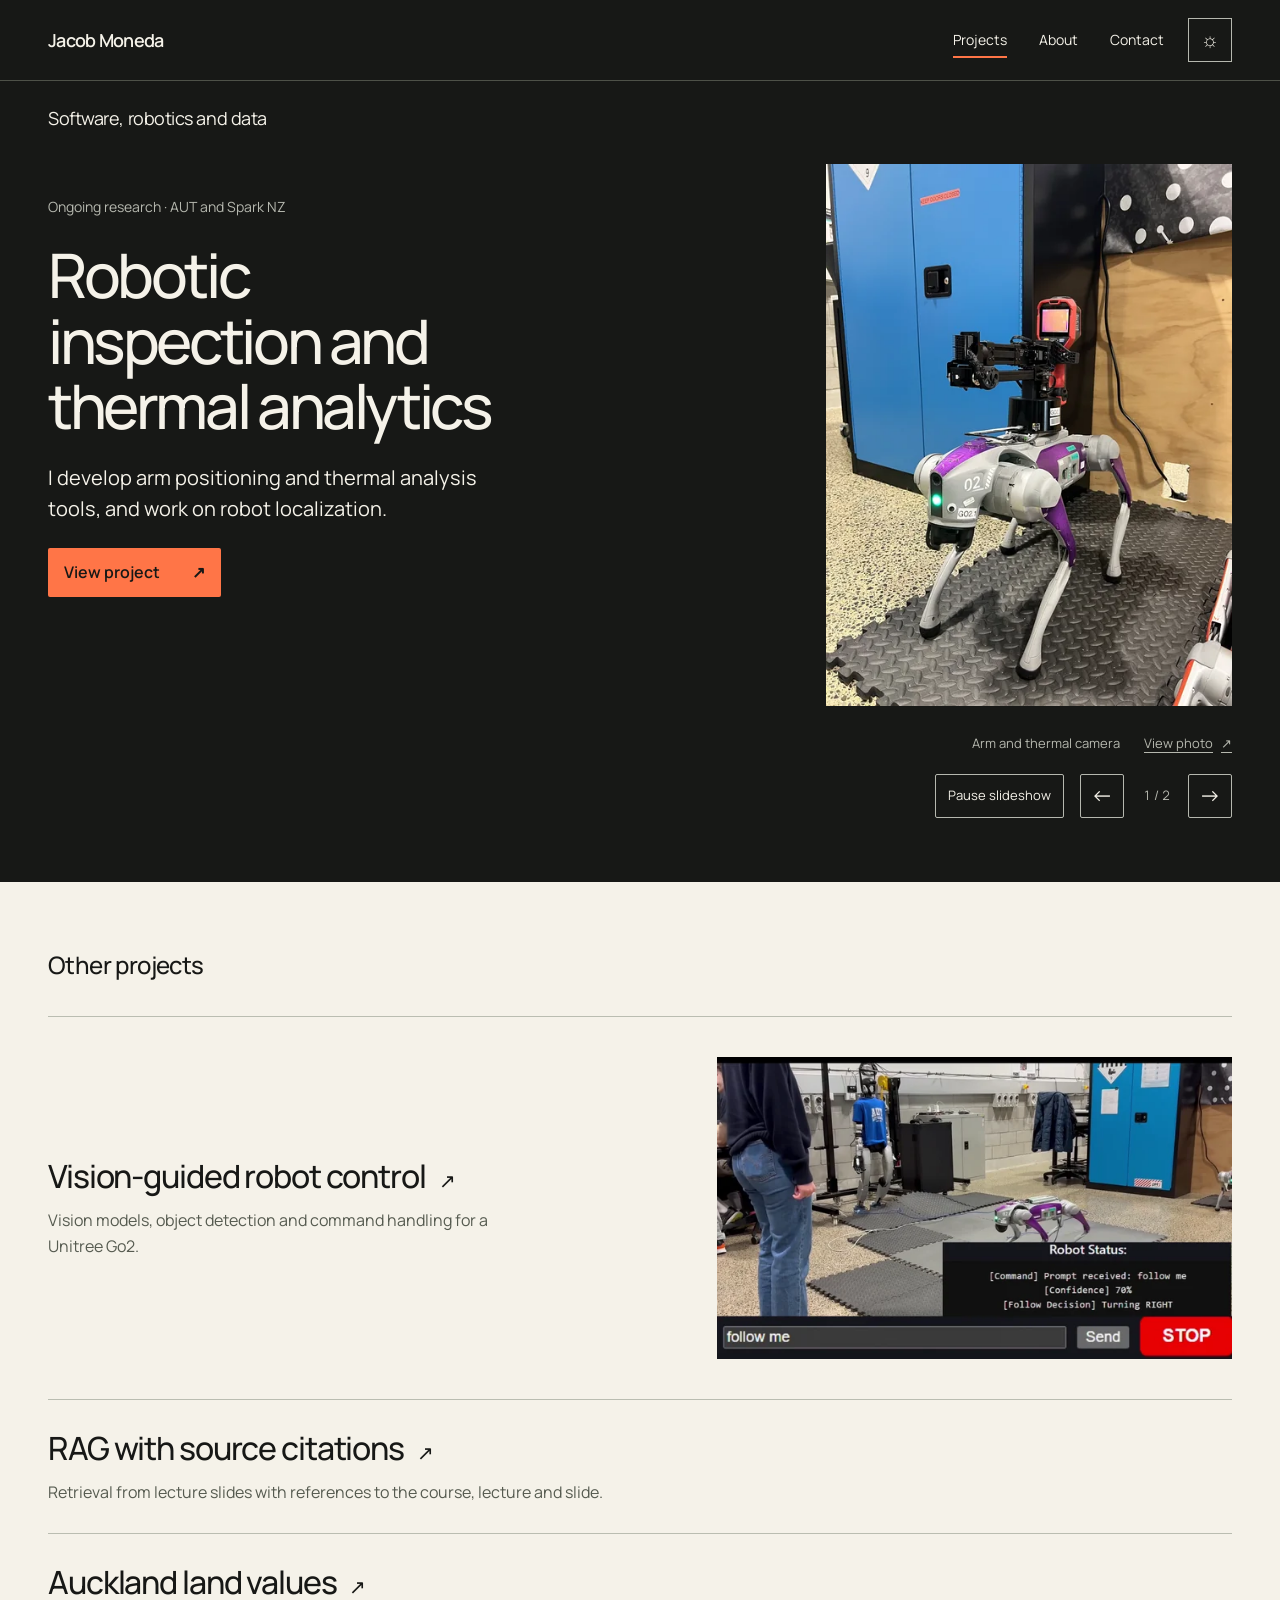
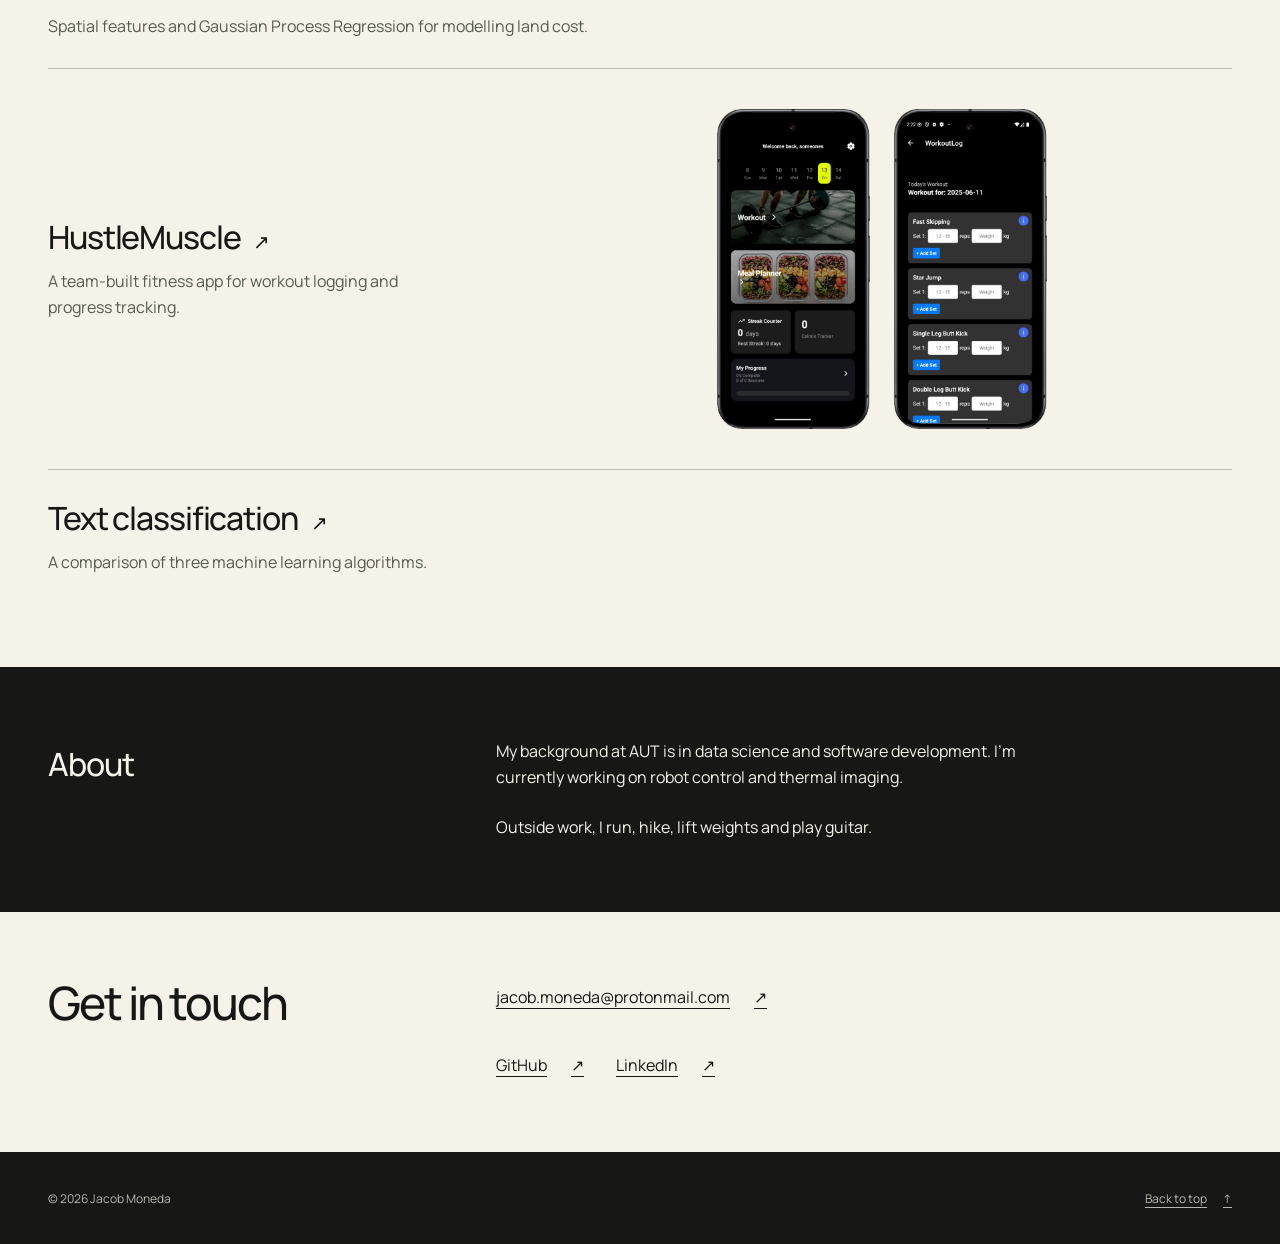
<file: src/index.html>
<!doctype html>
<html lang="en-NZ">
<head>
  <meta charset="utf-8">
  <meta name="viewport" content="width=device-width, initial-scale=1">
  <meta name="description" content="Selected projects by Jacob Moneda in software development, robotics, computer vision, AI and spatial data science.">
  <meta name="robots" content="noindex, nofollow">
  <meta name="theme-color" content="#171816">
  <meta property="og:title" content="Jacob Moneda — Selected projects">
  <meta property="og:description" content="Software, robotics, AI and data science. Projects and the engineering behind them.">
  <meta property="og:type" content="website">
  <title>Jacob Moneda | Software, Robotics and AI</title>
  <link rel="icon" href="favicon.svg" type="image/svg+xml">
  <link rel="preconnect" href="https://fonts.googleapis.com">
  <link rel="preconnect" href="https://fonts.gstatic.com" crossorigin>
  <link href="https://fonts.googleapis.com/css2?family=Manrope:wght@400;500;600;700&display=swap" rel="stylesheet">
  <link rel="stylesheet" href="styles.css?v=phase10-1">
  <script src="script.js?v=phase10-1" defer></script>
</head>
<body class="homepage">
  <a class="skip-link" href="#main">Skip to content</a>
  <header class="site-header"><div class="wrap header-inner">
    <a class="wordmark" href="#intro" aria-label="Jacob Moneda, back to introduction">Jacob Moneda</a>
    <nav aria-label="Main navigation"><a href="#projects" data-nav="projects" aria-current="location">Projects</a><a href="#about" data-nav="about">About</a><a href="#contact" data-nav="contact">Contact</a></nav>
  </div></header>
  <main id="main">
    <section class="intro wrap" id="intro" aria-labelledby="identity">
      <h1 class="sr-only" id="identity">Jacob Moneda</h1>
      <p class="intro-copy">Software, robotics and data</p>
    </section>
    <section id="projects" aria-labelledby="work-title">
      <h2 class="sr-only" id="work-title">Selected projects</h2>
      <article class="featured-project wrap" id="project-thermal-inspection" aria-labelledby="thermal-title">
        <div class="featured-copy">
          <p class="project-context">Ongoing research · AUT and Spark NZ</p>
          <h3 id="thermal-title">Robotic inspection and thermal analytics</h3>
          <p class="featured-description">I develop arm positioning and thermal analysis tools, and work on robot localization.</p>
          <a class="button" href="projects/thermal-inspection.html">View project <span aria-hidden="true">↗</span></a>
        </div>
        <div class="media-carousel featured-gallery" data-carousel data-auto-rotate role="region" aria-label="Robotic inspection media">
          <button class="carousel-rotation" type="button" data-rotation aria-controls="thermal-slides" hidden>Pause slideshow</button>
          <div class="carousel-slides" id="thermal-slides">
            <figure class="carousel-slide" data-slide data-slide-name="Inspection setup">
              <div class="carousel-frame"><img src="assets/images/thermal-setup-960.webp" srcset="assets/images/thermal-setup-480.webp 480w, assets/images/thermal-setup-960.webp 960w, assets/images/thermal-setup-1440.webp 1440w" sizes="(max-width: 720px) calc(100vw - 48px), 480px" width="960" height="1280" fetchpriority="high" decoding="async" draggable="false" alt="Unitree Go2 with an articulated arm holding a thermal camera in the lab"></div>
              <figcaption><span>Arm and thermal camera</span><a href="assets/images/thermal-setup-1440.webp">View photo <span aria-hidden="true">↗</span></a></figcaption>
            </figure>
            <figure class="carousel-slide" data-slide data-slide-name="Thermal image analysis">
              <div class="carousel-frame"><img src="assets/images/thermal-analysis.webp" width="816" height="630" loading="lazy" decoding="async" draggable="false" alt="Thermal processing app with temperature statistics, an RGB image and its thermal heatmap"></div>
              <figcaption><span>Thermal image analysis</span><a href="https://thermal-image-processing.streamlit.app/">Open app <span aria-hidden="true">↗</span></a></figcaption>
            </figure>
          </div>
          <div class="carousel-controls" data-carousel-controls hidden><button type="button" data-previous aria-label="Previous media" aria-controls="thermal-slides"><span aria-hidden="true">←</span></button><p data-position aria-live="polite" aria-atomic="true">1 / 2</p><button type="button" data-next aria-label="Next media" aria-controls="thermal-slides"><span aria-hidden="true">→</span></button></div>
        </div>
      </article>
      <section class="selected-list light-section" aria-labelledby="other-work-title"><div class="wrap">
        <h2 id="other-work-title">Other projects</h2>
        <article class="selected-project" id="project-robot-dog"><div><h3><a href="projects/robot-dog.html">Vision-guided robot control <span aria-hidden="true">↗</span></a></h3><p>Vision models, object detection and command handling for a Unitree Go2.</p></div><a class="project-thumbnail" href="projects/robot-dog.html" aria-label="View the robot control project"><img src="assets/images/go2-demo-640.webp" srcset="assets/images/go2-demo-640.webp 640w, assets/images/go2-demo-1280.webp 1280w" sizes="(max-width: 540px) calc(100vw - 48px), (max-width: 850px) 45vw, 540px" width="640" height="375" loading="lazy" decoding="async" alt="Go2 demonstration with the robot and command interface"></a></article>
        <article class="selected-project text-project" id="project-rag"><div><h3><a href="projects/citation-rag.html">RAG with source citations <span aria-hidden="true">↗</span></a></h3><p>Retrieval from lecture slides with references to the course, lecture and slide.</p></div></article>
        <article class="selected-project text-project" id="project-spatial-model"><div><h3><a href="projects/auckland-land-cost.html">Auckland land values <span aria-hidden="true">↗</span></a></h3><p>Spatial features and Gaussian Process Regression for modelling land cost.</p></div></article>
        <article class="selected-project" id="project-hustlemuscle"><div><h3><a href="projects/hustlemuscle.html">HustleMuscle <span aria-hidden="true">↗</span></a></h3><p>A team-built fitness app for workout logging and progress tracking.</p></div><a class="project-thumbnail phone-thumbnail" href="projects/hustlemuscle.html" aria-label="View the HustleMuscle project"><img src="assets/images/hustlemuscle-home.png" width="458" height="959" loading="lazy" decoding="async" alt="Home Screen in HustleMuscle"><img src="assets/images/hustlemuscle-workout.png" width="463" height="963" loading="lazy" decoding="async" alt="HustleMuscle workout logging screen"></a></article>
        <article class="selected-project text-project" id="project-text-classification"><div><h3><a href="projects/text-classification.html">Text classification <span aria-hidden="true">↗</span></a></h3><p>A comparison of three machine learning algorithms.</p></div></article>
      </div></section>
    </section>
    <section class="about wrap" id="about" aria-labelledby="about-title"><h2 id="about-title">About</h2><div class="about-copy"><p>My background at AUT is in data science and software development. I’m currently working on robot control and thermal imaging.</p><p>Outside work, I run, hike, lift weights and play guitar.</p></div></section>
    <section class="contact light-section" id="contact" aria-labelledby="contact-title"><div class="wrap contact-layout"><h2 id="contact-title">Get in touch</h2><div><a class="text-link contact-email" href="mailto:jacob.moneda@protonmail.com">jacob.moneda@protonmail.com <span aria-hidden="true">↗</span></a><div class="contact-links"><a class="text-link" href="https://github.com/jacobmoneda">GitHub <span aria-hidden="true">↗</span></a><a class="text-link" href="https://www.linkedin.com/in/jacob-moneda-236028252/">LinkedIn <span aria-hidden="true">↗</span></a></div></div></div></section>
  </main>
  <footer class="site-footer wrap"><p>© <span data-year>2026</span> Jacob Moneda</p><a href="#intro">Back to top <span aria-hidden="true">↑</span></a></footer>
</body>
</html>
</file>
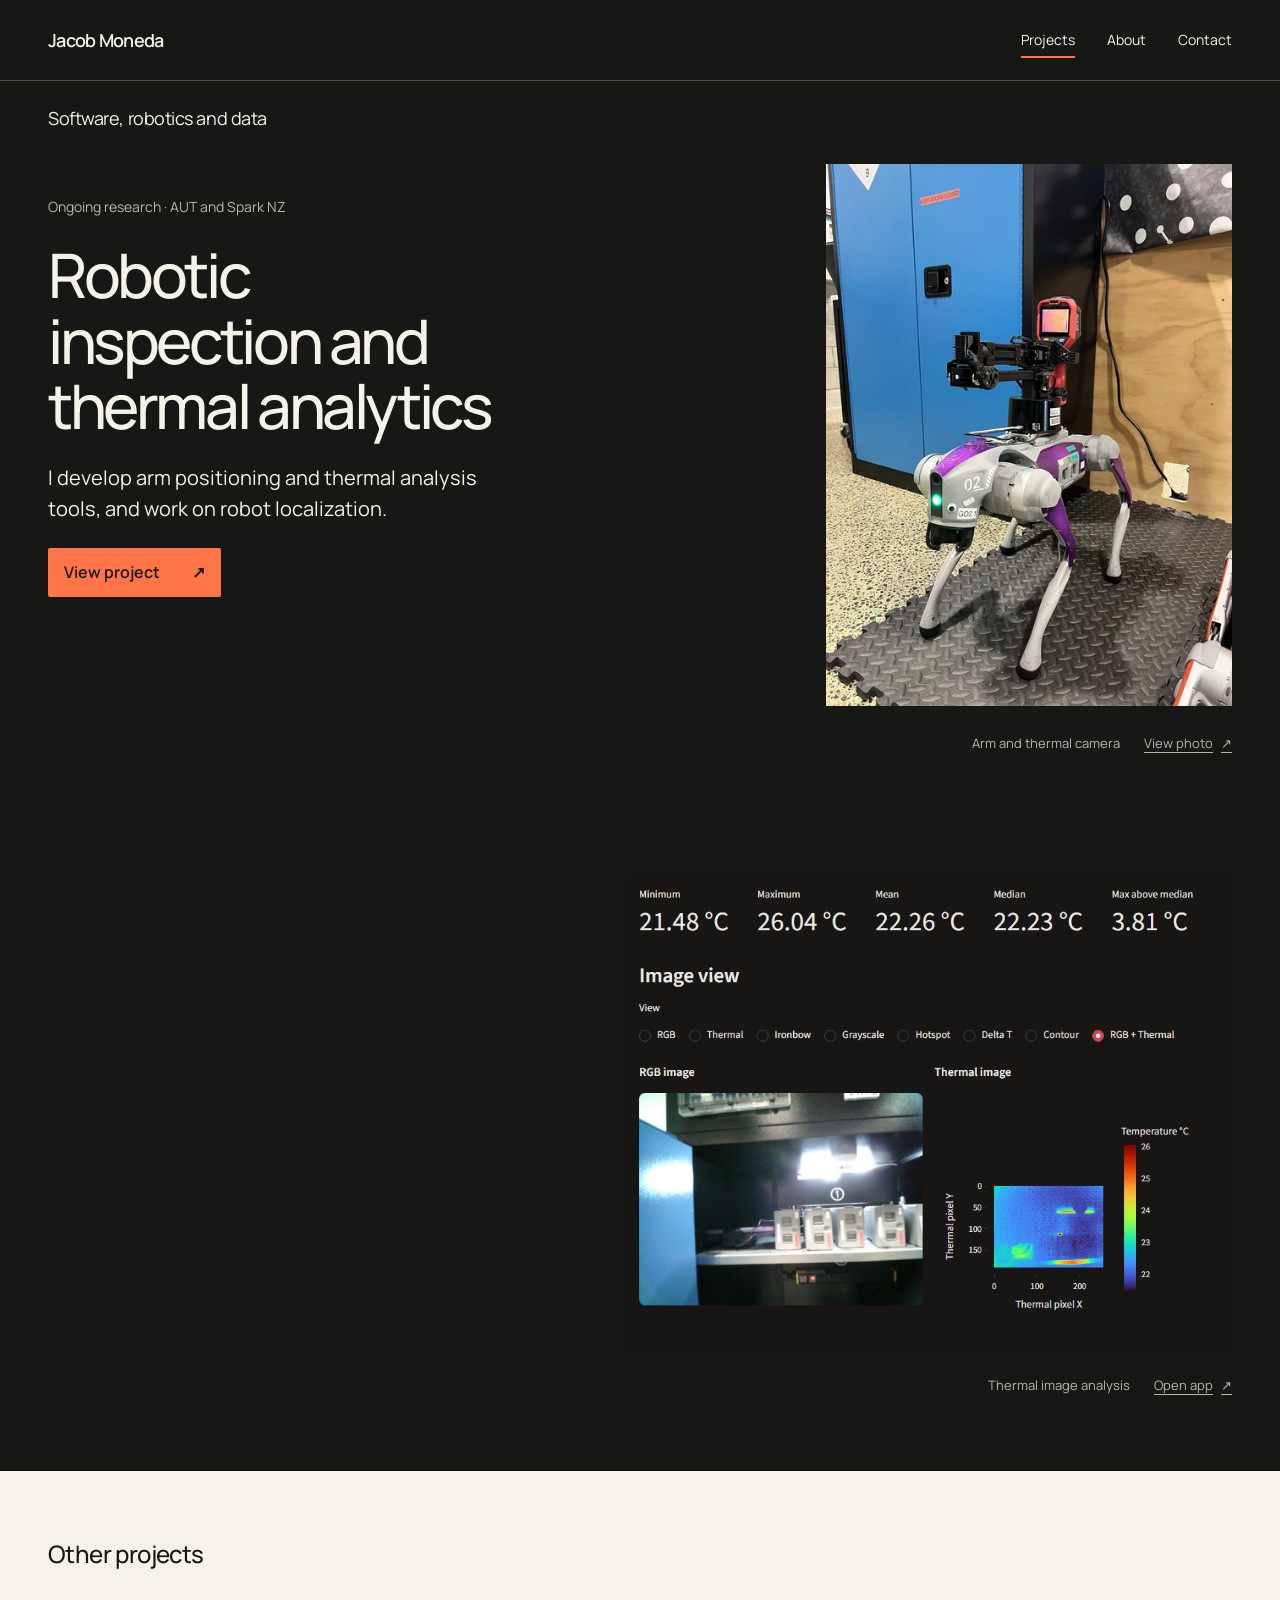
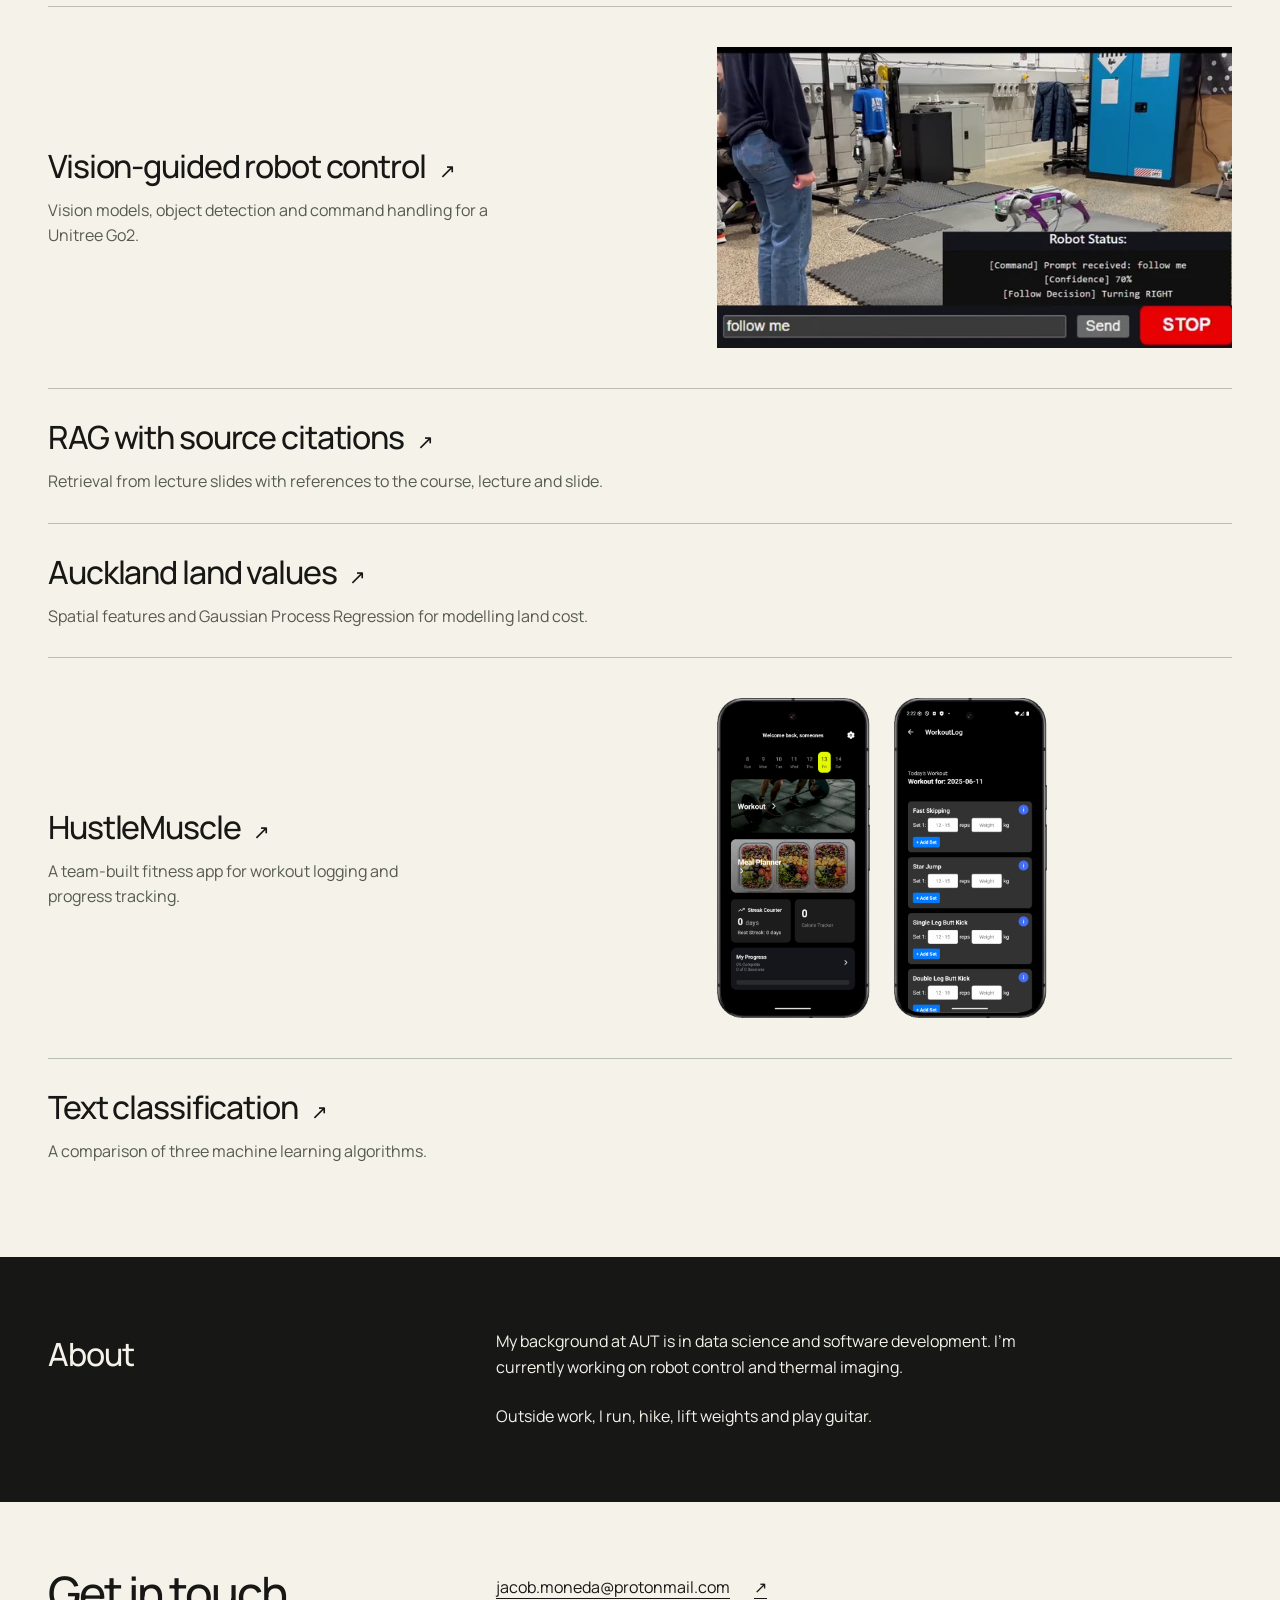
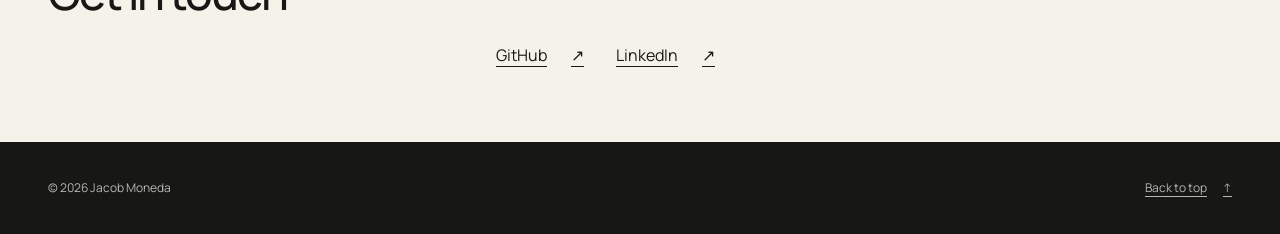
<file: src/qa-no-script.html>
<!doctype html>
<html lang="en-NZ">
<head>
  <meta charset="utf-8"><meta http-equiv="Content-Security-Policy" content="script-src 'none'">
  <meta name="viewport" content="width=device-width, initial-scale=1">
  <meta name="description" content="Selected projects by Jacob Moneda in software development, robotics, computer vision, AI and spatial data science.">
  <meta name="robots" content="noindex, nofollow">
  <meta name="theme-color" content="#171816">
  <meta property="og:title" content="Jacob Moneda — Selected projects">
  <meta property="og:description" content="Software, robotics, AI and data science. Projects and the engineering behind them.">
  <meta property="og:type" content="website">
  <title>Jacob Moneda | Software, Robotics and AI</title>
  <link rel="icon" href="favicon.svg" type="image/svg+xml">
  <link rel="preconnect" href="https://fonts.googleapis.com">
  <link rel="preconnect" href="https://fonts.gstatic.com" crossorigin>
  <link href="https://fonts.googleapis.com/css2?family=Manrope:wght@400;500;600;700&display=swap" rel="stylesheet">
  <link rel="stylesheet" href="styles.css?v=phase10-1">
  <script src="script.js?v=phase10-1" defer></script>
</head>
<body class="homepage">
  <a class="skip-link" href="#main">Skip to content</a>
  <header class="site-header"><div class="wrap header-inner">
    <a class="wordmark" href="#intro" aria-label="Jacob Moneda, back to introduction">Jacob Moneda</a>
    <nav aria-label="Main navigation"><a href="#projects" data-nav="projects" aria-current="location">Projects</a><a href="#about" data-nav="about">About</a><a href="#contact" data-nav="contact">Contact</a></nav>
  </div></header>
  <main id="main">
    <section class="intro wrap" id="intro" aria-labelledby="identity">
      <h1 class="sr-only" id="identity">Jacob Moneda</h1>
      <p class="intro-copy">Software, robotics and data</p>
    </section>
    <section id="projects" aria-labelledby="work-title">
      <h2 class="sr-only" id="work-title">Selected projects</h2>
      <article class="featured-project wrap" id="project-thermal-inspection" aria-labelledby="thermal-title">
        <div class="featured-copy">
          <p class="project-context">Ongoing research · AUT and Spark NZ</p>
          <h3 id="thermal-title">Robotic inspection and thermal analytics</h3>
          <p class="featured-description">I develop arm positioning and thermal analysis tools, and work on robot localization.</p>
          <a class="button" href="projects/thermal-inspection.html">View project <span aria-hidden="true">↗</span></a>
        </div>
        <div class="media-carousel featured-gallery" data-carousel data-auto-rotate role="region" aria-label="Robotic inspection media">
          <button class="carousel-rotation" type="button" data-rotation aria-controls="thermal-slides" hidden>Pause slideshow</button>
          <div class="carousel-slides" id="thermal-slides">
            <figure class="carousel-slide" data-slide data-slide-name="Inspection setup">
              <div class="carousel-frame"><img src="assets/images/thermal-setup-960.webp" srcset="assets/images/thermal-setup-480.webp 480w, assets/images/thermal-setup-960.webp 960w, assets/images/thermal-setup-1440.webp 1440w" sizes="(max-width: 720px) calc(100vw - 48px), 480px" width="960" height="1280" fetchpriority="high" decoding="async" draggable="false" alt="Unitree Go2 with an articulated arm holding a thermal camera in the lab"></div>
              <figcaption><span>Arm and thermal camera</span><a href="assets/images/thermal-setup-1440.webp">View photo <span aria-hidden="true">↗</span></a></figcaption>
            </figure>
            <figure class="carousel-slide" data-slide data-slide-name="Thermal image analysis">
              <div class="carousel-frame"><img src="assets/images/thermal-analysis.webp" width="816" height="630" loading="lazy" decoding="async" draggable="false" alt="Thermal processing app with temperature statistics, an RGB image and its thermal heatmap"></div>
              <figcaption><span>Thermal image analysis</span><a href="https://thermal-image-processing.streamlit.app/">Open app <span aria-hidden="true">↗</span></a></figcaption>
            </figure>
          </div>
          <div class="carousel-controls" data-carousel-controls hidden><button type="button" data-previous aria-label="Previous media" aria-controls="thermal-slides"><span aria-hidden="true">←</span></button><p data-position aria-live="polite" aria-atomic="true">1 / 2</p><button type="button" data-next aria-label="Next media" aria-controls="thermal-slides"><span aria-hidden="true">→</span></button></div>
        </div>
      </article>
      <section class="selected-list light-section" aria-labelledby="other-work-title"><div class="wrap">
        <h2 id="other-work-title">Other projects</h2>
        <article class="selected-project" id="project-robot-dog"><div><h3><a href="projects/robot-dog.html">Vision-guided robot control <span aria-hidden="true">↗</span></a></h3><p>Vision models, object detection and command handling for a Unitree Go2.</p></div><a class="project-thumbnail" href="projects/robot-dog.html" aria-label="View the robot control project"><img src="assets/images/go2-demo-640.webp" srcset="assets/images/go2-demo-640.webp 640w, assets/images/go2-demo-1280.webp 1280w" sizes="(max-width: 540px) calc(100vw - 48px), (max-width: 850px) 45vw, 540px" width="640" height="375" loading="lazy" decoding="async" alt="Go2 demonstration with the robot and command interface"></a></article>
        <article class="selected-project text-project" id="project-rag"><div><h3><a href="projects/citation-rag.html">RAG with source citations <span aria-hidden="true">↗</span></a></h3><p>Retrieval from lecture slides with references to the course, lecture and slide.</p></div></article>
        <article class="selected-project text-project" id="project-spatial-model"><div><h3><a href="projects/auckland-land-cost.html">Auckland land values <span aria-hidden="true">↗</span></a></h3><p>Spatial features and Gaussian Process Regression for modelling land cost.</p></div></article>
        <article class="selected-project" id="project-hustlemuscle"><div><h3><a href="projects/hustlemuscle.html">HustleMuscle <span aria-hidden="true">↗</span></a></h3><p>A team-built fitness app for workout logging and progress tracking.</p></div><a class="project-thumbnail phone-thumbnail" href="projects/hustlemuscle.html" aria-label="View the HustleMuscle project"><img src="assets/images/hustlemuscle-home.png" width="458" height="959" loading="lazy" decoding="async" alt="Home Screen in HustleMuscle"><img src="assets/images/hustlemuscle-workout.png" width="463" height="963" loading="lazy" decoding="async" alt="HustleMuscle workout logging screen"></a></article>
        <article class="selected-project text-project" id="project-text-classification"><div><h3><a href="projects/text-classification.html">Text classification <span aria-hidden="true">↗</span></a></h3><p>A comparison of three machine learning algorithms.</p></div></article>
      </div></section>
    </section>
    <section class="about wrap" id="about" aria-labelledby="about-title"><h2 id="about-title">About</h2><div class="about-copy"><p>My background at AUT is in data science and software development. I’m currently working on robot control and thermal imaging.</p><p>Outside work, I run, hike, lift weights and play guitar.</p></div></section>
    <section class="contact light-section" id="contact" aria-labelledby="contact-title"><div class="wrap contact-layout"><h2 id="contact-title">Get in touch</h2><div><a class="text-link contact-email" href="mailto:jacob.moneda@protonmail.com">jacob.moneda@protonmail.com <span aria-hidden="true">↗</span></a><div class="contact-links"><a class="text-link" href="https://github.com/jacobmoneda">GitHub <span aria-hidden="true">↗</span></a><a class="text-link" href="https://www.linkedin.com/in/jacob-moneda-236028252/">LinkedIn <span aria-hidden="true">↗</span></a></div></div></div></section>
  </main>
  <footer class="site-footer wrap"><p>© <span data-year>2026</span> Jacob Moneda</p><a href="#intro">Back to top <span aria-hidden="true">↑</span></a></footer>
</body>
</html>
</file>
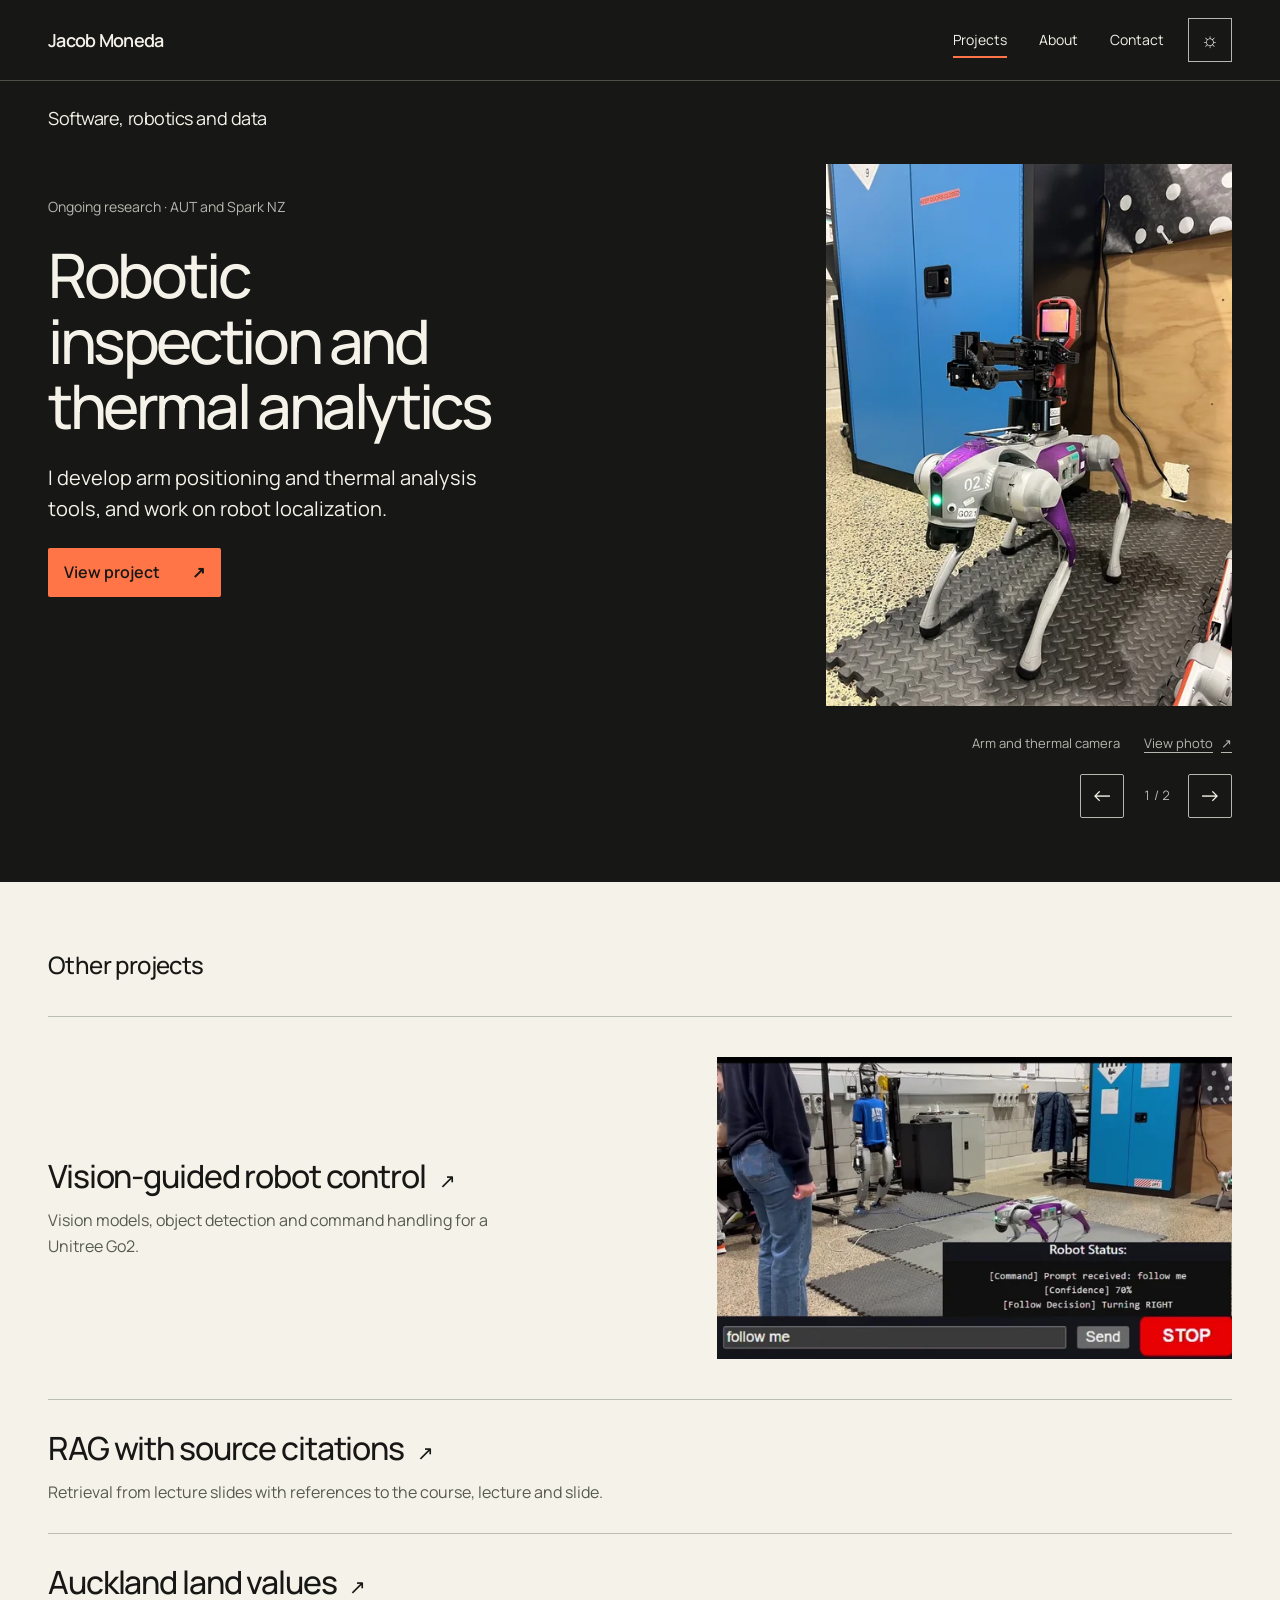
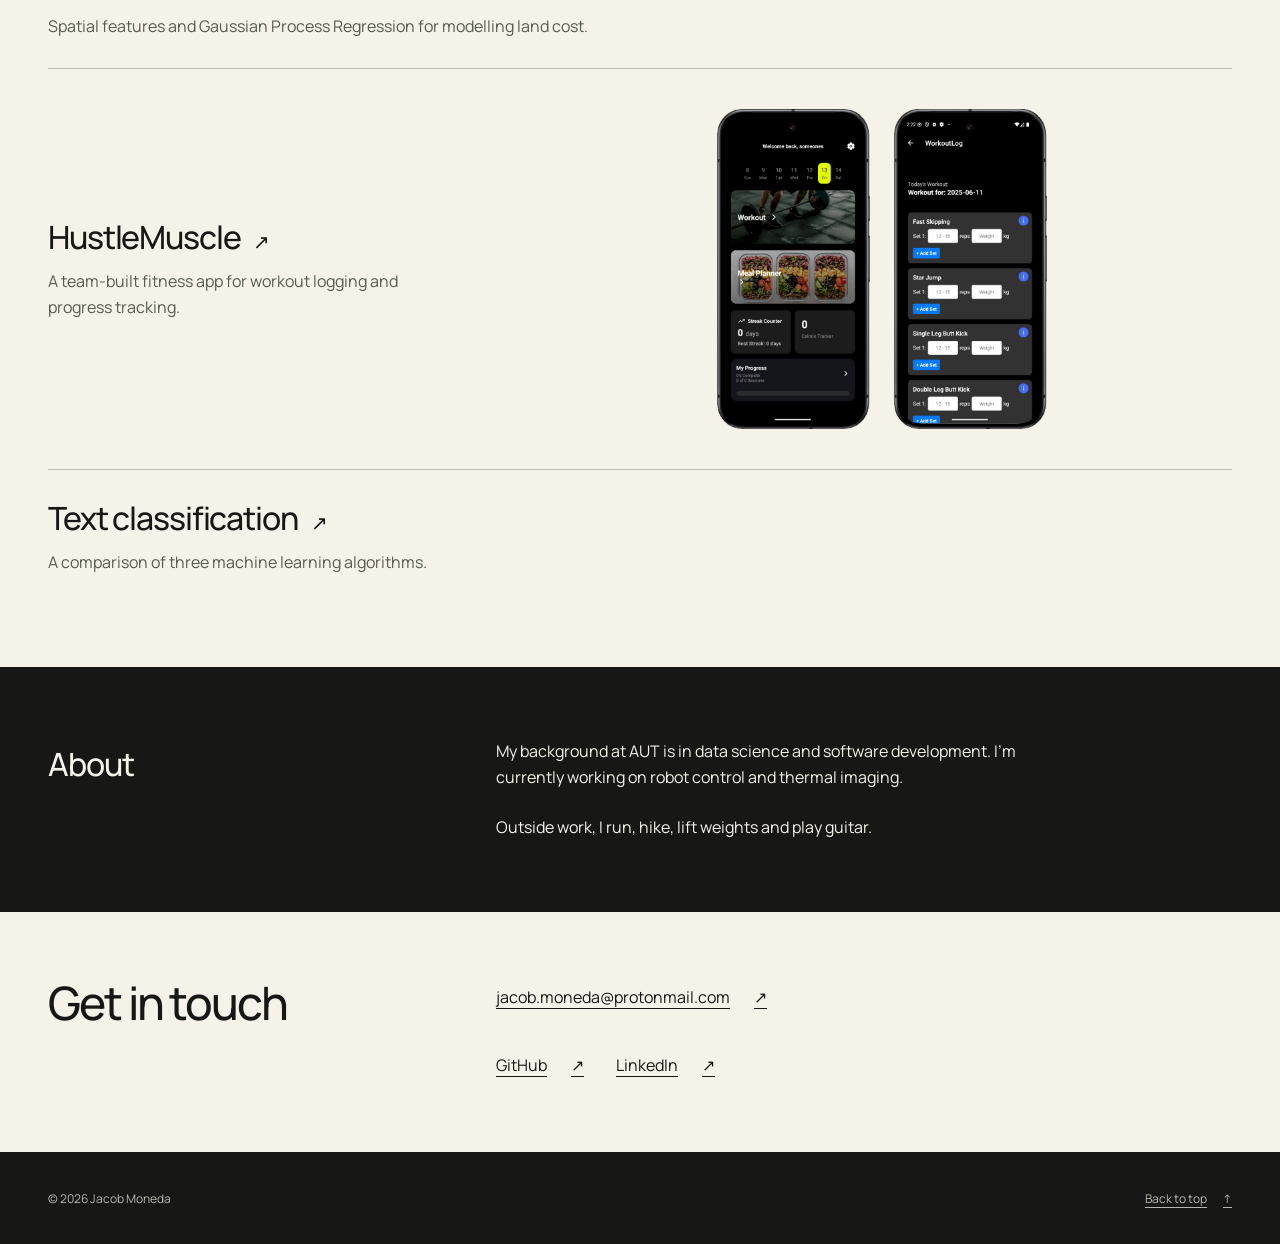
<file: src/qa-reduced.html>
<!doctype html>
<html lang="en-NZ">
<head>
  <meta charset="utf-8">
  <meta name="viewport" content="width=device-width, initial-scale=1">
  <meta name="description" content="Selected projects by Jacob Moneda in software development, robotics, computer vision, AI and spatial data science.">
  <meta name="robots" content="noindex, nofollow">
  <meta name="theme-color" content="#171816">
  <meta property="og:title" content="Jacob Moneda — Selected projects">
  <meta property="og:description" content="Software, robotics, AI and data science. Projects and the engineering behind them.">
  <meta property="og:type" content="website">
  <title>Jacob Moneda | Software, Robotics and AI</title>
  <link rel="icon" href="favicon.svg" type="image/svg+xml">
  <link rel="preconnect" href="https://fonts.googleapis.com">
  <link rel="preconnect" href="https://fonts.gstatic.com" crossorigin>
  <link href="https://fonts.googleapis.com/css2?family=Manrope:wght@400;500;600;700&display=swap" rel="stylesheet">
  <link rel="stylesheet" href="qa-reduced.css">
  <script>const nativeMatchMedia=window.matchMedia.bind(window);window.matchMedia=(query)=>query.includes('prefers-reduced-motion')?{matches:true,media:query,addEventListener(){},removeEventListener(){}}:nativeMatchMedia(query);</script><script src="script.js?v=phase10-1" defer></script>
</head>
<body class="homepage">
  <a class="skip-link" href="#main">Skip to content</a>
  <header class="site-header"><div class="wrap header-inner">
    <a class="wordmark" href="#intro" aria-label="Jacob Moneda, back to introduction">Jacob Moneda</a>
    <nav aria-label="Main navigation"><a href="#projects" data-nav="projects" aria-current="location">Projects</a><a href="#about" data-nav="about">About</a><a href="#contact" data-nav="contact">Contact</a></nav>
  </div></header>
  <main id="main">
    <section class="intro wrap" id="intro" aria-labelledby="identity">
      <h1 class="sr-only" id="identity">Jacob Moneda</h1>
      <p class="intro-copy">Software, robotics and data</p>
    </section>
    <section id="projects" aria-labelledby="work-title">
      <h2 class="sr-only" id="work-title">Selected projects</h2>
      <article class="featured-project wrap" id="project-thermal-inspection" aria-labelledby="thermal-title">
        <div class="featured-copy">
          <p class="project-context">Ongoing research · AUT and Spark NZ</p>
          <h3 id="thermal-title">Robotic inspection and thermal analytics</h3>
          <p class="featured-description">I develop arm positioning and thermal analysis tools, and work on robot localization.</p>
          <a class="button" href="projects/thermal-inspection.html">View project <span aria-hidden="true">↗</span></a>
        </div>
        <div class="media-carousel featured-gallery" data-carousel data-auto-rotate role="region" aria-label="Robotic inspection media">
          <button class="carousel-rotation" type="button" data-rotation aria-controls="thermal-slides" hidden>Pause slideshow</button>
          <div class="carousel-slides" id="thermal-slides">
            <figure class="carousel-slide" data-slide data-slide-name="Inspection setup">
              <div class="carousel-frame"><img src="assets/images/thermal-setup-960.webp" srcset="assets/images/thermal-setup-480.webp 480w, assets/images/thermal-setup-960.webp 960w, assets/images/thermal-setup-1440.webp 1440w" sizes="(max-width: 720px) calc(100vw - 48px), 480px" width="960" height="1280" fetchpriority="high" decoding="async" draggable="false" alt="Unitree Go2 with an articulated arm holding a thermal camera in the lab"></div>
              <figcaption><span>Arm and thermal camera</span><a href="assets/images/thermal-setup-1440.webp">View photo <span aria-hidden="true">↗</span></a></figcaption>
            </figure>
            <figure class="carousel-slide" data-slide data-slide-name="Thermal image analysis">
              <div class="carousel-frame"><img src="assets/images/thermal-analysis.webp" width="816" height="630" loading="lazy" decoding="async" draggable="false" alt="Thermal processing app with temperature statistics, an RGB image and its thermal heatmap"></div>
              <figcaption><span>Thermal image analysis</span><a href="https://thermal-image-processing.streamlit.app/">Open app <span aria-hidden="true">↗</span></a></figcaption>
            </figure>
          </div>
          <div class="carousel-controls" data-carousel-controls hidden><button type="button" data-previous aria-label="Previous media" aria-controls="thermal-slides"><span aria-hidden="true">←</span></button><p data-position aria-live="polite" aria-atomic="true">1 / 2</p><button type="button" data-next aria-label="Next media" aria-controls="thermal-slides"><span aria-hidden="true">→</span></button></div>
        </div>
      </article>
      <section class="selected-list light-section" aria-labelledby="other-work-title"><div class="wrap">
        <h2 id="other-work-title">Other projects</h2>
        <article class="selected-project" id="project-robot-dog"><div><h3><a href="projects/robot-dog.html">Vision-guided robot control <span aria-hidden="true">↗</span></a></h3><p>Vision models, object detection and command handling for a Unitree Go2.</p></div><a class="project-thumbnail" href="projects/robot-dog.html" aria-label="View the robot control project"><img src="assets/images/go2-demo-640.webp" srcset="assets/images/go2-demo-640.webp 640w, assets/images/go2-demo-1280.webp 1280w" sizes="(max-width: 540px) calc(100vw - 48px), (max-width: 850px) 45vw, 540px" width="640" height="375" loading="lazy" decoding="async" alt="Go2 demonstration with the robot and command interface"></a></article>
        <article class="selected-project text-project" id="project-rag"><div><h3><a href="projects/citation-rag.html">RAG with source citations <span aria-hidden="true">↗</span></a></h3><p>Retrieval from lecture slides with references to the course, lecture and slide.</p></div></article>
        <article class="selected-project text-project" id="project-spatial-model"><div><h3><a href="projects/auckland-land-cost.html">Auckland land values <span aria-hidden="true">↗</span></a></h3><p>Spatial features and Gaussian Process Regression for modelling land cost.</p></div></article>
        <article class="selected-project" id="project-hustlemuscle"><div><h3><a href="projects/hustlemuscle.html">HustleMuscle <span aria-hidden="true">↗</span></a></h3><p>A team-built fitness app for workout logging and progress tracking.</p></div><a class="project-thumbnail phone-thumbnail" href="projects/hustlemuscle.html" aria-label="View the HustleMuscle project"><img src="assets/images/hustlemuscle-home.png" width="458" height="959" loading="lazy" decoding="async" alt="Home Screen in HustleMuscle"><img src="assets/images/hustlemuscle-workout.png" width="463" height="963" loading="lazy" decoding="async" alt="HustleMuscle workout logging screen"></a></article>
        <article class="selected-project text-project" id="project-text-classification"><div><h3><a href="projects/text-classification.html">Text classification <span aria-hidden="true">↗</span></a></h3><p>A comparison of three machine learning algorithms.</p></div></article>
      </div></section>
    </section>
    <section class="about wrap" id="about" aria-labelledby="about-title"><h2 id="about-title">About</h2><div class="about-copy"><p>My background at AUT is in data science and software development. I’m currently working on robot control and thermal imaging.</p><p>Outside work, I run, hike, lift weights and play guitar.</p></div></section>
    <section class="contact light-section" id="contact" aria-labelledby="contact-title"><div class="wrap contact-layout"><h2 id="contact-title">Get in touch</h2><div><a class="text-link contact-email" href="mailto:jacob.moneda@protonmail.com">jacob.moneda@protonmail.com <span aria-hidden="true">↗</span></a><div class="contact-links"><a class="text-link" href="https://github.com/jacobmoneda">GitHub <span aria-hidden="true">↗</span></a><a class="text-link" href="https://www.linkedin.com/in/jacob-moneda-236028252/">LinkedIn <span aria-hidden="true">↗</span></a></div></div></div></section>
  </main>
  <footer class="site-footer wrap"><p>© <span data-year>2026</span> Jacob Moneda</p><a href="#intro">Back to top <span aria-hidden="true">↑</span></a></footer>
</body>
</html>
</file>
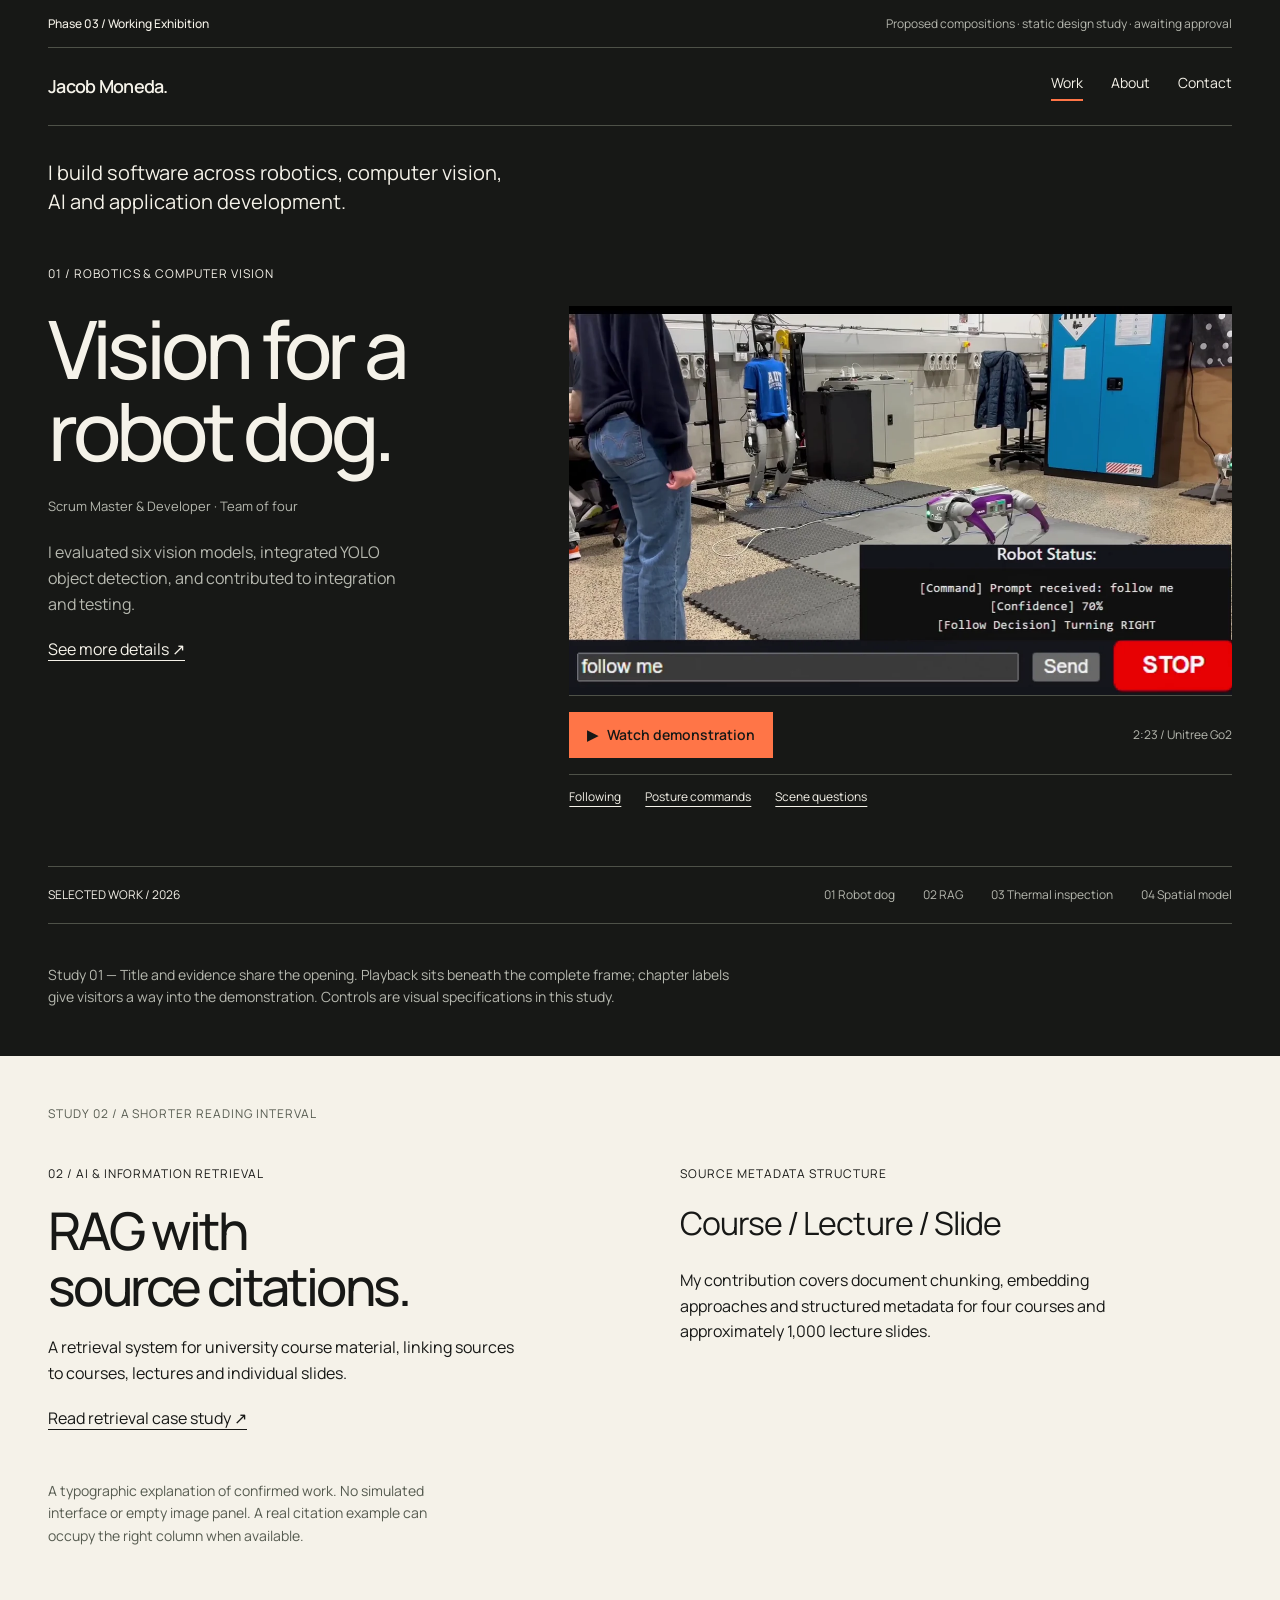
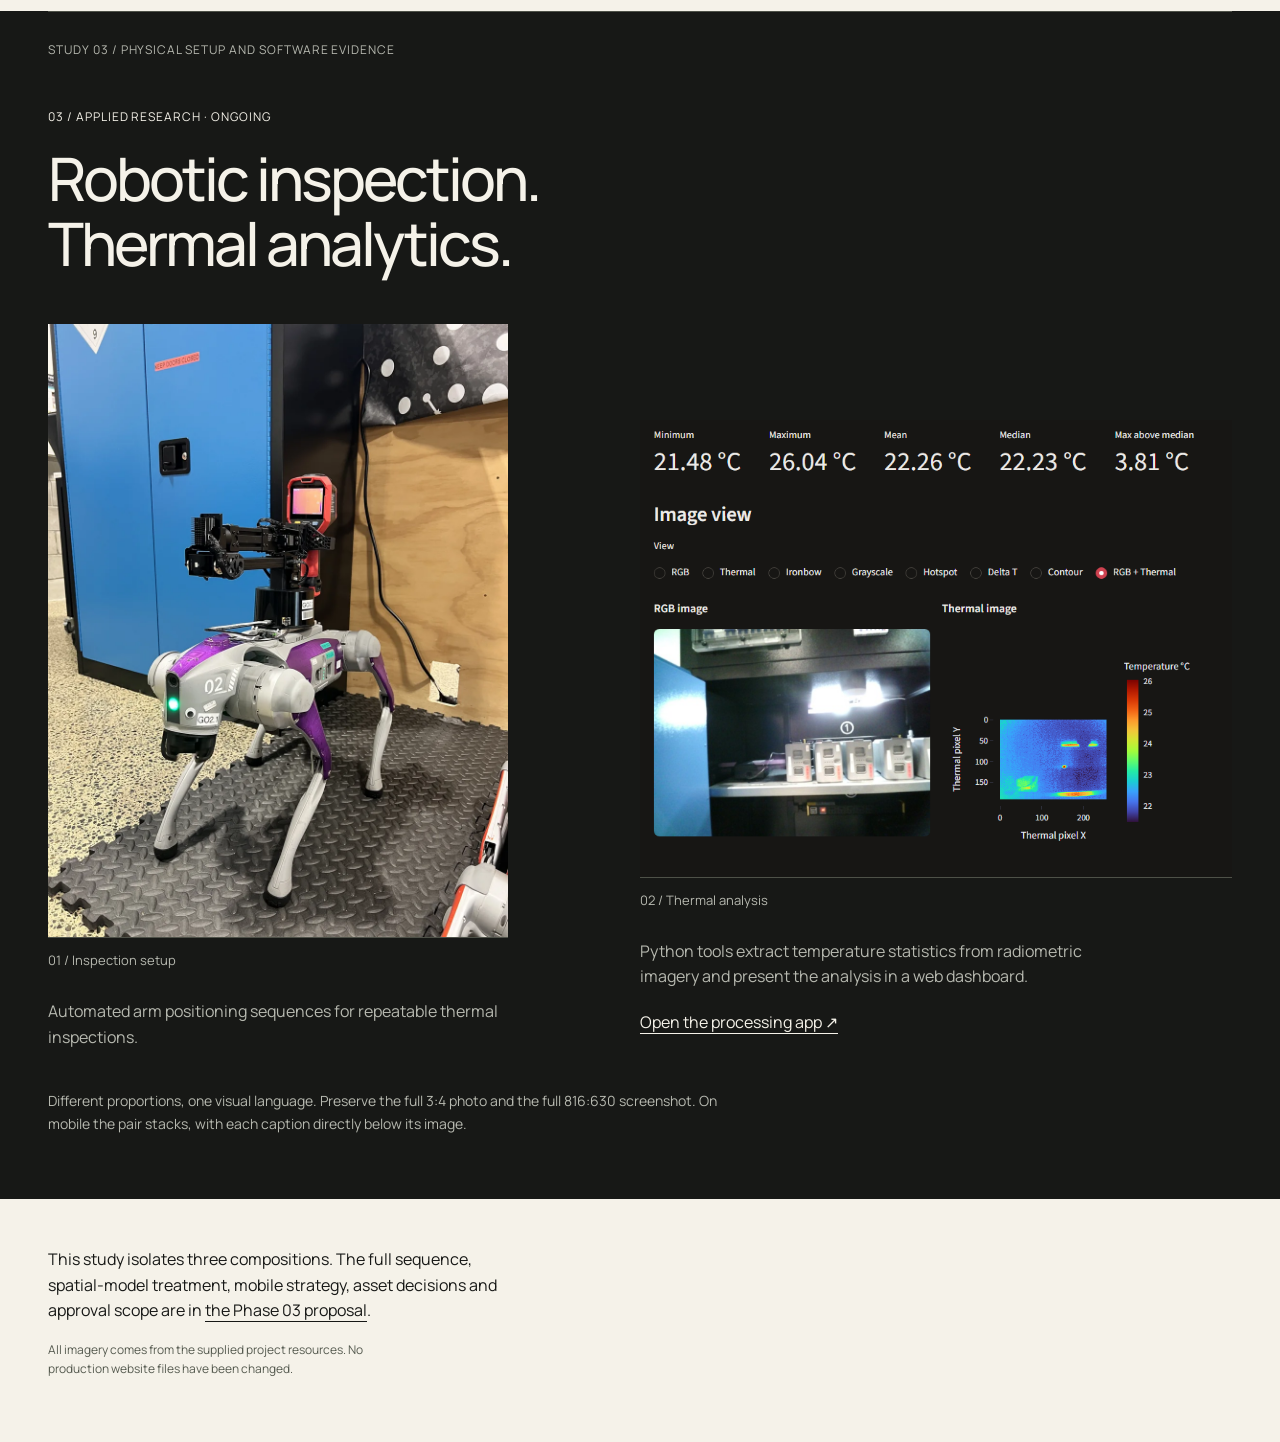
<file: docs/phase03/composition-study.html>
<!doctype html>
<html lang="en"><head><meta charset="utf-8"><meta name="viewport" content="width=device-width,initial-scale=1"><meta name="robots" content="noindex,nofollow"><title>Phase 03 — Working Exhibition composition studies</title><link href="https://fonts.googleapis.com/css2?family=Manrope:wght@400;500;600&display=swap" rel="stylesheet"><style>
:root{--ink:#171816;--paper:#f5f2e9;--orange:#ff7547;--muted:#b6b8af;--rule:#4e5148}*{box-sizing:border-box}body{margin:0;background:var(--ink);color:var(--paper);font:16px/1.6 Manrope,'Segoe UI',sans-serif}h1,h2,h3,p,figure{margin:0}h1,h2,h3{font-weight:500}a{color:inherit;text-underline-offset:5px}a:focus-visible{outline:2px solid currentColor;outline-offset:5px}img{display:block;width:100%;height:auto}.wrap{width:min(1240px,calc(100% - 96px));margin:auto}.review{font-size:12px;padding:14px 0;border-bottom:1px solid var(--rule);color:var(--muted);display:flex;justify-content:space-between;gap:16px}.review strong{color:var(--paper);font-weight:500}.header{padding:24px 0;display:flex;justify-content:space-between;border-bottom:1px solid var(--rule)}.nav{display:flex;gap:28px;font-size:14px}.nav .current{border-bottom:2px solid var(--orange)}.wordmark{font-size:18px;font-weight:600;letter-spacing:-.04em}.identity{padding:32px 0 48px;font-size:20px;max-width:64ch;line-height:1.45}.hero{display:grid;grid-template-columns:5fr 7fr;gap:48px;align-items:start}.label{font-size:12px;letter-spacing:.08em;text-transform:uppercase}.hero h1{font-size:clamp(64px,6.3vw,88px);line-height:1.02;letter-spacing:-.055em;margin:24px 0}.role{font-size:13px;color:var(--muted)}.contribution{font-size:16px;color:var(--muted);max-width:35ch;margin-top:24px}.details{display:inline-block;margin-top:20px;text-decoration:underline;text-underline-offset:5px}.hero figure{margin-top:42px}.control-rail{display:flex;justify-content:space-between;align-items:center;gap:16px;padding:16px 0;border-bottom:1px solid var(--rule)}.play-spec{display:inline-block;padding:12px 18px;background:var(--orange);color:var(--ink);font-size:14px;font-weight:600}.quiet{font-size:12px;color:var(--muted)}.chapters{display:flex;flex-wrap:wrap;gap:8px 24px;padding:12px 0;font-size:12px}.chapters span{text-decoration:underline;text-underline-offset:5px}.index{margin:48px 0 40px;padding:18px 0;border-block:1px solid var(--rule);display:flex;justify-content:space-between;gap:24px;font-size:12px}.index-list{display:flex;flex-wrap:wrap;gap:16px 28px;color:var(--muted)}.annotation{font-size:14px;color:var(--muted);max-width:78ch;padding-bottom:48px}.study-heading{padding:28px 0 48px;border-top:1px solid var(--rule);color:var(--muted);font-size:12px;letter-spacing:.08em;text-transform:uppercase}.thermal h2{font-size:60px;line-height:1.08;letter-spacing:-.05em;margin:20px 0 48px}.spread{display:grid;grid-template-columns:5fr 6fr;gap:8.333%;align-items:start}.spread .photo{max-width:460px}.spread .analysis{margin-top:96px}figcaption{border-top:1px solid var(--rule);padding:12px 0;font-size:13px;color:var(--muted)}.spread p{max-width:46ch;margin-top:16px;font-size:16px;color:var(--muted)}.thermal{padding-bottom:64px}.paper{background:var(--paper);color:var(--ink);--muted:#565b50;--rule:#babdb1;padding:48px 0 64px}.paper .study-heading{border:0;padding:0 0 40px}.text-spread{display:grid;grid-template-columns:1fr 1fr;gap:80px}.paper h2{font-size:52px;line-height:1.08;letter-spacing:-.05em;margin:20px 0}.source-structure{font-size:32px;line-height:1.3;letter-spacing:-.03em;margin:20px 0 24px}.paper p{max-width:47ch}.paper .annotation{padding:48px 0 0}.footer{padding:32px 0;font-size:14px}.mobile-only{display:none}.hero-copy{min-width:0}.hero-media{min-width:0}
@media(max-width:1000px){.hero{gap:32px;grid-template-columns:1fr 1.2fr}.hero h1{font-size:64px}.hero figure{margin-top:42px}.text-spread{gap:40px}.thermal h2{font-size:48px}}
@media(max-width:800px){.wrap{width:calc(100% - 48px)}.hero{grid-template-columns:1fr;gap:0}.hero h1{font-size:clamp(40px,9vw,64px)}.hero figure{margin-top:24px}.identity{font-size:18px;padding:24px 0 32px}.hero-copy .contribution,.hero-copy .details{display:none}.mobile-only{display:block}.mobile-only .contribution{max-width:48ch}.spread,.text-spread{grid-template-columns:1fr;gap:32px}.spread .analysis{margin-top:0}.spread .photo{max-width:460px}.thermal h2{font-size:38px}.index{flex-direction:column;gap:12px;margin-top:32px}.paper h2{font-size:38px}.review{flex-wrap:wrap;gap:4px}.nav{gap:16px}.header{gap:24px;flex-wrap:wrap}.control-rail{flex-wrap:wrap}.study-heading{padding-bottom:32px}.chapters{gap:4px 20px}.chapters span{padding:8px 0}.paper{padding-top:32px}.source-structure{font-size:28px}}
@media(max-width:360px){.wrap{width:calc(100% - 32px)}.hero h1{font-size:40px}.nav{gap:20px}.thermal h2,.paper h2{font-size:34px}}
</style></head><body>
<div class="wrap"><div class="review"><strong>Phase 03 / Working Exhibition</strong><span>Proposed compositions · static design study · awaiting approval</span></div>
<div class="header"><span class="wordmark">Jacob Moneda.</span><div class="nav" aria-label="Navigation appearance only"><span class="current">Work</span><span>About</span><span>Contact</span></div></div>
<p class="identity">I build software across robotics, computer vision,<br> AI and application development.</p>
<section class="hero" aria-label="Proposed hero composition"><div class="hero-copy"><p class="label">01 / Robotics &amp; computer vision</p><h1>Vision for a<br>robot dog.</h1><p class="role">Scrum Master &amp; Developer · Team of four</p><p class="contribution">I evaluated six vision models, integrated YOLO object detection, and contributed to integration and testing.</p><span class="details">See more details ↗</span></div>
<div class="hero-media"><figure><img src="../../src/assets/images/go2-demo-1280.webp" width="1280" height="751" alt="Actual Go2 demo frame: robot following in the lab with command interface visible."><figcaption class="control-rail"><span class="play-spec">▶ &nbsp; Watch demonstration</span><span class="quiet">2:23 / Unitree Go2</span></figcaption></figure><div class="chapters" aria-label="Proposed chapter labels, not playback controls"><span>Following</span><span>Posture commands</span><span>Scene questions</span></div><div class="mobile-only"><p class="contribution">I evaluated six vision models, integrated YOLO object detection, and contributed to integration and testing.</p><span class="details">See more details ↗</span></div></div></section>
<div class="index"><span>SELECTED WORK / 2026</span><div class="index-list"><span>01 Robot dog</span><span>02 RAG</span><span>03 Thermal inspection</span><span>04 Spatial model</span></div></div>
<p class="annotation">Study 01 — Title and evidence share the opening. Playback sits beneath the complete frame; chapter labels give visitors a way into the demonstration. Controls are visual specifications in this study.</p>
</div>
<section class="paper" id="rag"><div class="wrap"><p class="study-heading">Study 02 / A shorter reading interval</p><div class="text-spread"><div><p class="label">02 / AI &amp; information retrieval</p><h2>RAG with<br>source citations.</h2><p>A retrieval system for university course material, linking sources to courses, lectures and individual slides.</p><span class="details">Read retrieval case study ↗</span></div><div><p class="label">Source metadata structure</p><div class="source-structure">Course / Lecture / Slide</div><p>My contribution covers document chunking, embedding approaches and structured metadata for four courses and approximately 1,000 lecture slides.</p></div></div><p class="annotation">A typographic explanation of confirmed work. No simulated interface or empty image panel. A real citation example can occupy the right column when available.</p></div></section>
<section class="thermal wrap" id="thermal"><p class="study-heading">Study 03 / Physical setup and software evidence</p><p class="label">03 / Applied research · Ongoing</p><h2>Robotic inspection.<br>Thermal analytics.</h2><div class="spread"><div class="photo"><figure><img src="../../src/assets/images/thermal-setup-960.webp" width="960" height="1280" alt="Full portrait of the robot-mounted arm and thermal camera."><figcaption>01 / Inspection setup</figcaption></figure><p>Automated arm positioning sequences for repeatable thermal inspections.</p></div><div class="analysis"><figure><img src="../../src/assets/images/thermal-analysis.webp" width="816" height="630" alt="Complete thermal processing screenshot with RGB image, heatmap and temperature statistics."><figcaption>02 / Thermal analysis</figcaption></figure><p>Python tools extract temperature statistics from radiometric imagery and present the analysis in a web dashboard.</p><span class="details">Open the processing app ↗</span></div></div><p class="annotation" style="padding:40px 0 0">Different proportions, one visual language. Preserve the full 3:4 photo and the full 816:630 screenshot. On mobile the pair stacks, with each caption directly below its image.</p></section>
<footer class="paper"><div class="wrap"><p>This study isolates three compositions. The full sequence, spatial-model treatment, mobile strategy, asset decisions and approval scope are in <a href="../PHASE-03-ART-DIRECTION.md">the Phase 03 proposal</a>.</p><p class="quiet" style="margin-top:16px">All imagery comes from the supplied project resources. No production website files have been changed.</p></div></footer>
</body></html>
</file>
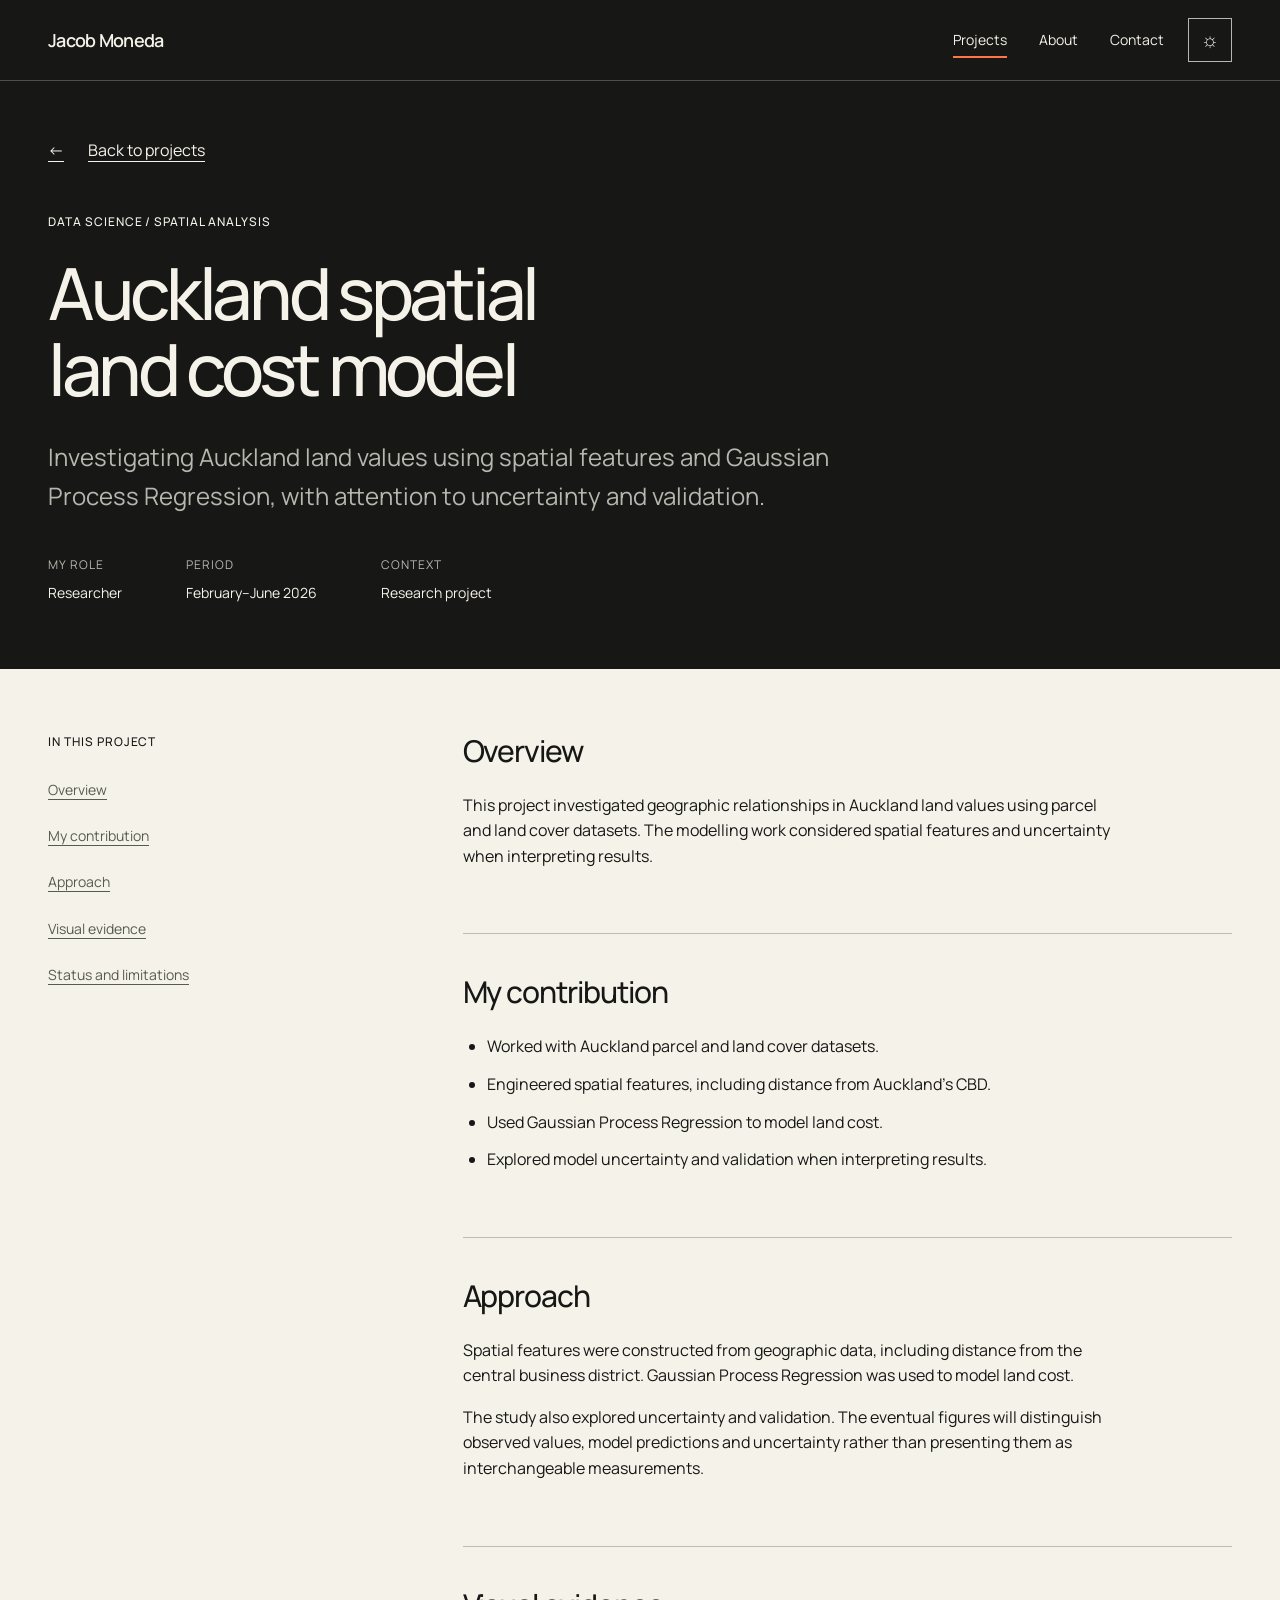
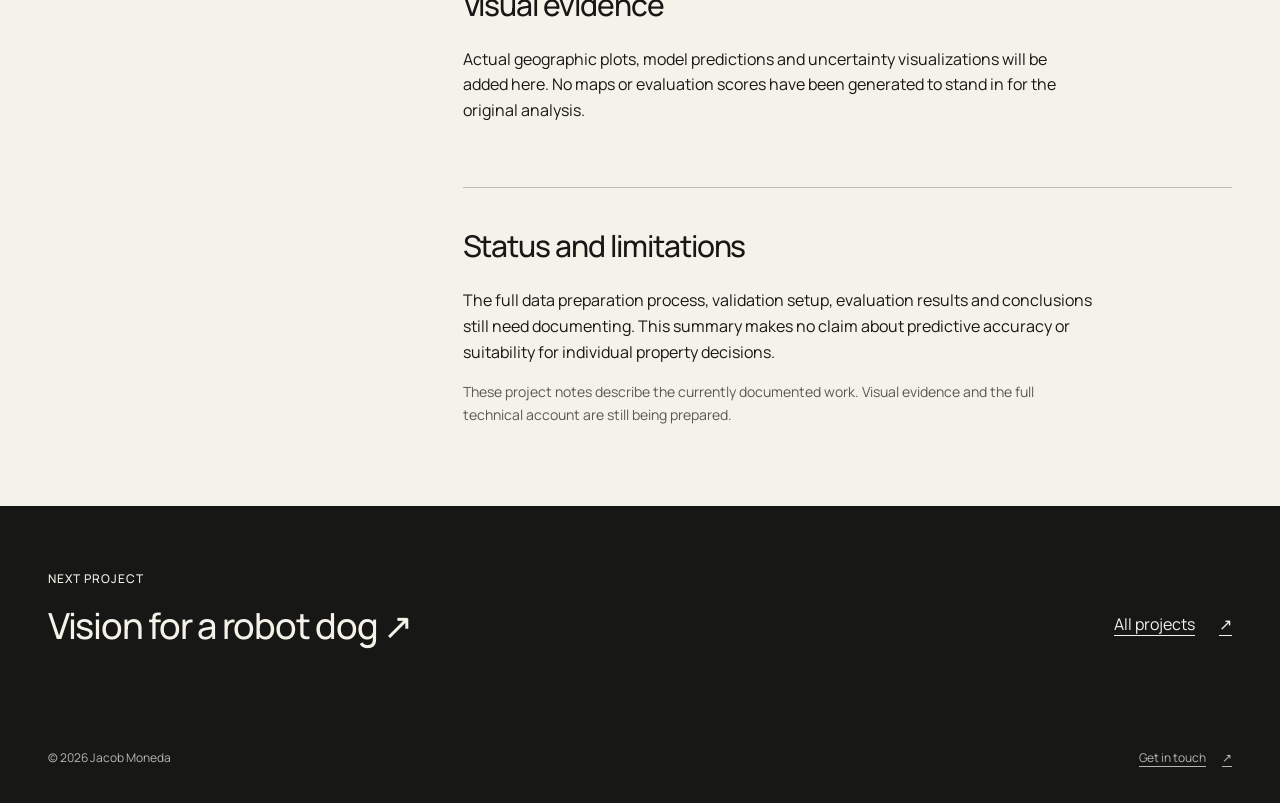
<file: src/projects/auckland-land-cost.html>
<!doctype html>
<html lang="en-NZ">
<head>
  <meta charset="utf-8">
  <meta name="viewport" content="width=device-width, initial-scale=1">
  <meta name="description" content="Investigating Auckland land values using spatial features and Gaussian Process Regression, with attention to uncertainty and validation.">
  <meta name="robots" content="noindex, nofollow">
  <meta name="theme-color" content="#171816">
  <title>Auckland spatial land cost model | Jacob Moneda</title>
  <link rel="icon" href="../favicon.svg" type="image/svg+xml">
  <link rel="preconnect" href="https://fonts.googleapis.com">
  <link rel="preconnect" href="https://fonts.gstatic.com" crossorigin>
  <link href="https://fonts.googleapis.com/css2?family=Manrope:wght@400;500;600;700&amp;display=swap" rel="stylesheet">
  <link rel="stylesheet" href="../styles.css?v=phase10-1">
  <script src="../script.js?v=phase10-1" defer></script>
</head>
<body>
  <a class="skip-link" href="#main">Skip to content</a>
  <header class="site-header"><div class="wrap header-inner">
    <a class="wordmark" href="../index.html#intro">Jacob Moneda</a>
    <nav aria-label="Main navigation"><a href="../index.html#projects" aria-current="location">Projects</a><a href="../index.html#about">About</a><a href="../index.html#contact">Contact</a></nav>
  </div></header>
  <main id="main">
    <header class="case-hero wrap">
      <a class="text-link back-link" href="../index.html#project-spatial-model"><span aria-hidden="true">←</span> Back to projects</a>
      <p class="eyebrow">Data science / Spatial analysis</p>
      <h1>Auckland spatial land cost model</h1>
      <p class="case-deck">Investigating Auckland land values using spatial features and Gaussian Process Regression, with attention to uncertainty and validation.</p>
      <dl class="case-meta"><div><dt>My role</dt><dd>Researcher</dd></div><div><dt>Period</dt><dd>February–June 2026</dd></div><div><dt>Context</dt><dd>Research project</dd></div></dl>
    </header>
    <div class="case-body light-section"><div class="wrap case-grid">
      <nav class="case-contents" aria-label="On this page"><p class="eyebrow">In this project</p><a href="#overview">Overview</a><a href="#contribution">My contribution</a><a href="#approach">Approach</a><a href="#evidence">Visual evidence</a><a href="#limitations">Status and limitations</a></nav>
      <div class="case-copy">
        <section id="overview" aria-labelledby="overview-title"><h2 id="overview-title">Overview</h2><p>This project investigated geographic relationships in Auckland land values using parcel and land cover datasets. The modelling work considered spatial features and uncertainty when interpreting results.</p></section>
        <section id="contribution" aria-labelledby="contribution-title"><h2 id="contribution-title">My contribution</h2><ul>
              <li>Worked with Auckland parcel and land cover datasets.</li>
              <li>Engineered spatial features, including distance from Auckland’s CBD.</li>
              <li>Used Gaussian Process Regression to model land cost.</li>
              <li>Explored model uncertainty and validation when interpreting results.</li>
        </ul></section>
        <section id="approach" aria-labelledby="approach-title"><h2 id="approach-title">Approach</h2><p>Spatial features were constructed from geographic data, including distance from the central business district. Gaussian Process Regression was used to model land cost.</p><p>The study also explored uncertainty and validation. The eventual figures will distinguish observed values, model predictions and uncertainty rather than presenting them as interchangeable measurements.</p></section>
        <section id="evidence" aria-labelledby="evidence-title"><h2 id="evidence-title">Visual evidence</h2><p>Actual geographic plots, model predictions and uncertainty visualizations will be added here. No maps or evaluation scores have been generated to stand in for the original analysis.</p></section>
        <section id="limitations" aria-labelledby="limitations-title"><h2 id="limitations-title">Status and limitations</h2><p>The full data preparation process, validation setup, evaluation results and conclusions still need documenting. This summary makes no claim about predictive accuracy or suitability for individual property decisions.</p><p class="case-note">These project notes describe the currently documented work. Visual evidence and the full technical account are still being prepared.</p></section>
      </div>
    </div></div>
    <nav class="case-next wrap" aria-label="More projects"><div><p class="eyebrow">Next project</p><h2><a href="robot-dog.html">Vision for a robot dog <span aria-hidden="true">↗</span></a></h2></div><a class="text-link" href="../index.html#projects">All projects <span aria-hidden="true">↗</span></a></nav>
  </main>
  <footer class="site-footer wrap"><p>© <span data-year>2026</span> Jacob Moneda</p><a href="../index.html#contact">Get in touch <span aria-hidden="true">↗</span></a></footer>
</body>
</html>
</file>
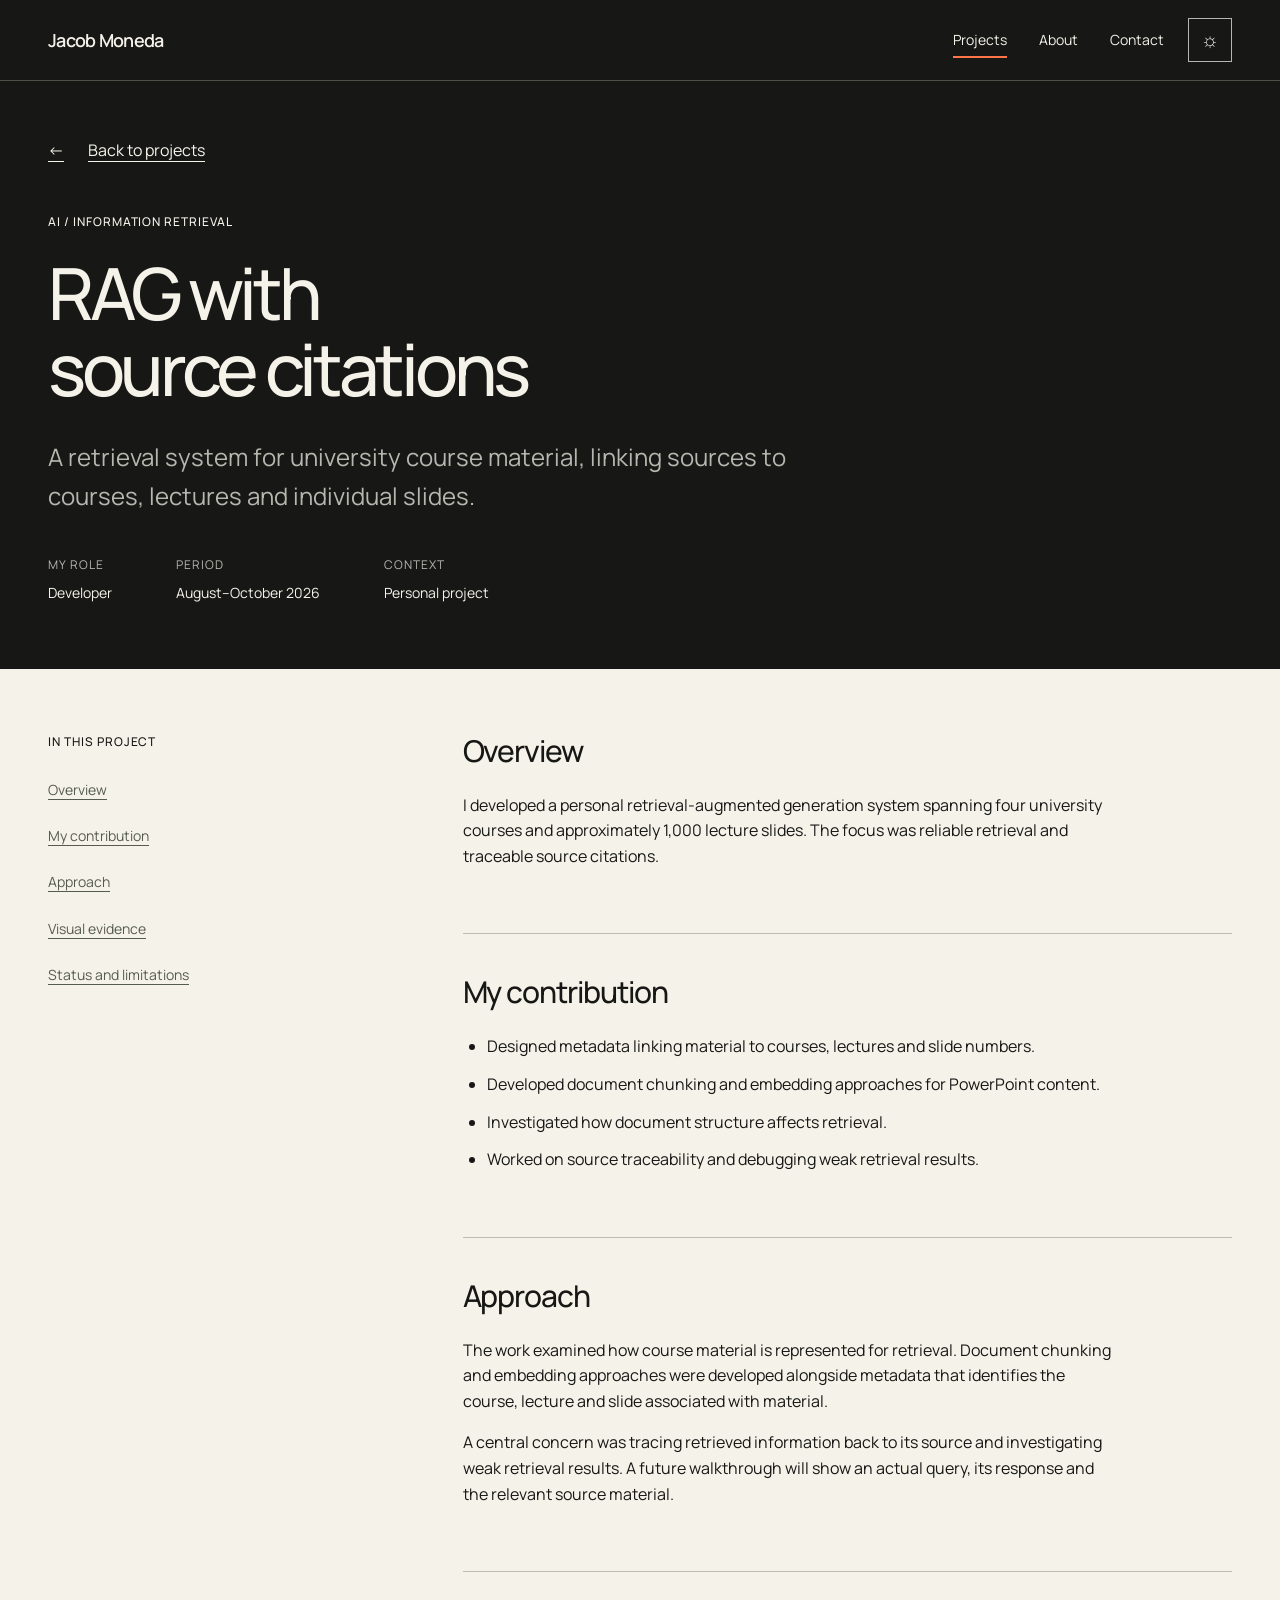
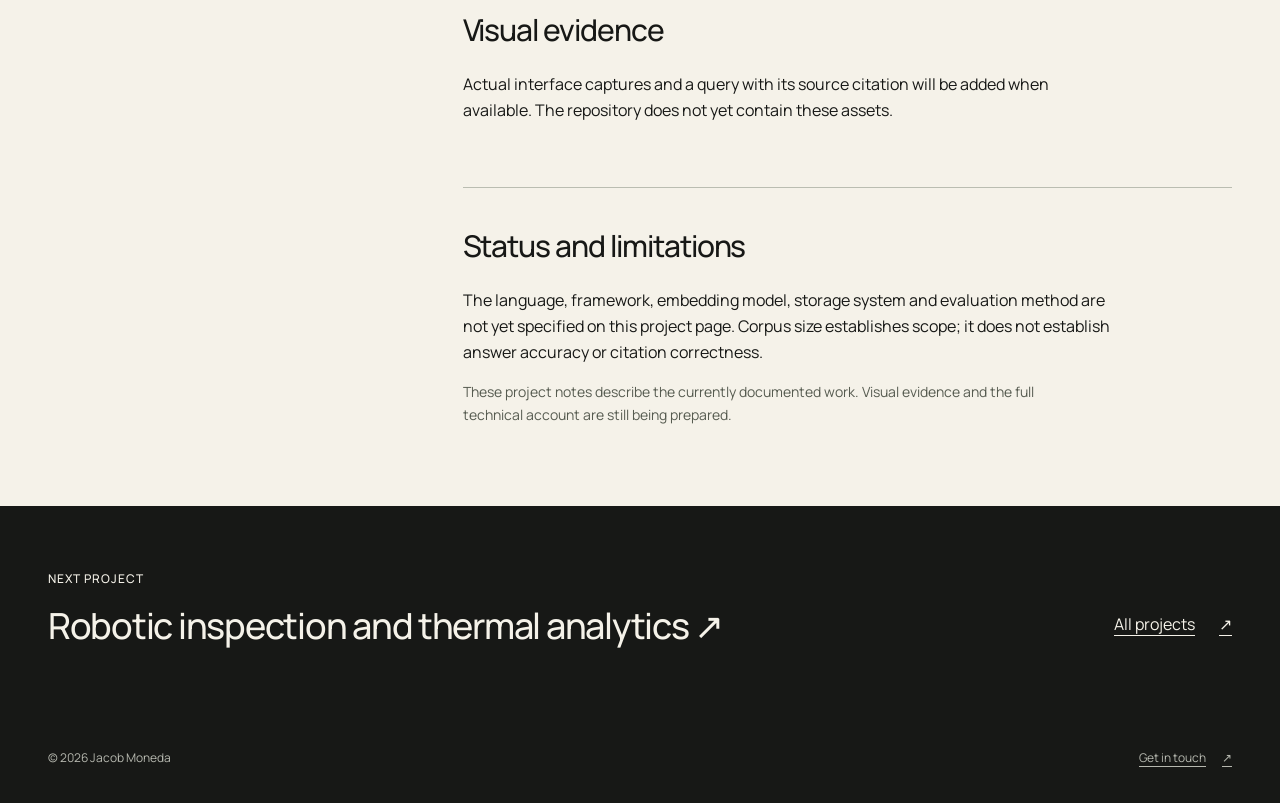
<file: src/projects/citation-rag.html>
<!doctype html>
<html lang="en-NZ">
<head>
  <meta charset="utf-8">
  <meta name="viewport" content="width=device-width, initial-scale=1">
  <meta name="description" content="A retrieval system for university course material, linking sources to courses, lectures and individual slides.">
  <meta name="robots" content="noindex, nofollow">
  <meta name="theme-color" content="#171816">
  <title>RAG with source citations | Jacob Moneda</title>
  <link rel="icon" href="../favicon.svg" type="image/svg+xml">
  <link rel="preconnect" href="https://fonts.googleapis.com">
  <link rel="preconnect" href="https://fonts.gstatic.com" crossorigin>
  <link href="https://fonts.googleapis.com/css2?family=Manrope:wght@400;500;600;700&amp;display=swap" rel="stylesheet">
  <link rel="stylesheet" href="../styles.css?v=phase10-1">
  <script src="../script.js?v=phase10-1" defer></script>
</head>
<body>
  <a class="skip-link" href="#main">Skip to content</a>
  <header class="site-header"><div class="wrap header-inner">
    <a class="wordmark" href="../index.html#intro">Jacob Moneda</a>
    <nav aria-label="Main navigation"><a href="../index.html#projects" aria-current="location">Projects</a><a href="../index.html#about">About</a><a href="../index.html#contact">Contact</a></nav>
  </div></header>
  <main id="main">
    <header class="case-hero wrap">
      <a class="text-link back-link" href="../index.html#project-rag"><span aria-hidden="true">←</span> Back to projects</a>
      <p class="eyebrow">AI / Information retrieval</p>
      <h1>RAG with source citations</h1>
      <p class="case-deck">A retrieval system for university course material, linking sources to courses, lectures and individual slides.</p>
      <dl class="case-meta"><div><dt>My role</dt><dd>Developer</dd></div><div><dt>Period</dt><dd>August–October 2026</dd></div><div><dt>Context</dt><dd>Personal project</dd></div></dl>
    </header>
    <div class="case-body light-section"><div class="wrap case-grid">
      <nav class="case-contents" aria-label="On this page"><p class="eyebrow">In this project</p><a href="#overview">Overview</a><a href="#contribution">My contribution</a><a href="#approach">Approach</a><a href="#evidence">Visual evidence</a><a href="#limitations">Status and limitations</a></nav>
      <div class="case-copy">
        <section id="overview" aria-labelledby="overview-title"><h2 id="overview-title">Overview</h2><p>I developed a personal retrieval-augmented generation system spanning four university courses and approximately 1,000 lecture slides. The focus was reliable retrieval and traceable source citations.</p></section>
        <section id="contribution" aria-labelledby="contribution-title"><h2 id="contribution-title">My contribution</h2><ul>
              <li>Designed metadata linking material to courses, lectures and slide numbers.</li>
              <li>Developed document chunking and embedding approaches for PowerPoint content.</li>
              <li>Investigated how document structure affects retrieval.</li>
              <li>Worked on source traceability and debugging weak retrieval results.</li>
        </ul></section>
        <section id="approach" aria-labelledby="approach-title"><h2 id="approach-title">Approach</h2><p>The work examined how course material is represented for retrieval. Document chunking and embedding approaches were developed alongside metadata that identifies the course, lecture and slide associated with material.</p><p>A central concern was tracing retrieved information back to its source and investigating weak retrieval results. A future walkthrough will show an actual query, its response and the relevant source material.</p></section>
        <section id="evidence" aria-labelledby="evidence-title"><h2 id="evidence-title">Visual evidence</h2><p>Actual interface captures and a query with its source citation will be added when available. The repository does not yet contain these assets.</p></section>
        <section id="limitations" aria-labelledby="limitations-title"><h2 id="limitations-title">Status and limitations</h2><p>The language, framework, embedding model, storage system and evaluation method are not yet specified on this project page. Corpus size establishes scope; it does not establish answer accuracy or citation correctness.</p><p class="case-note">These project notes describe the currently documented work. Visual evidence and the full technical account are still being prepared.</p></section>
      </div>
    </div></div>
    <nav class="case-next wrap" aria-label="More projects"><div><p class="eyebrow">Next project</p><h2><a href="thermal-inspection.html">Robotic inspection and thermal analytics <span aria-hidden="true">↗</span></a></h2></div><a class="text-link" href="../index.html#projects">All projects <span aria-hidden="true">↗</span></a></nav>
  </main>
  <footer class="site-footer wrap"><p>© <span data-year>2026</span> Jacob Moneda</p><a href="../index.html#contact">Get in touch <span aria-hidden="true">↗</span></a></footer>
</body>
</html>
</file>
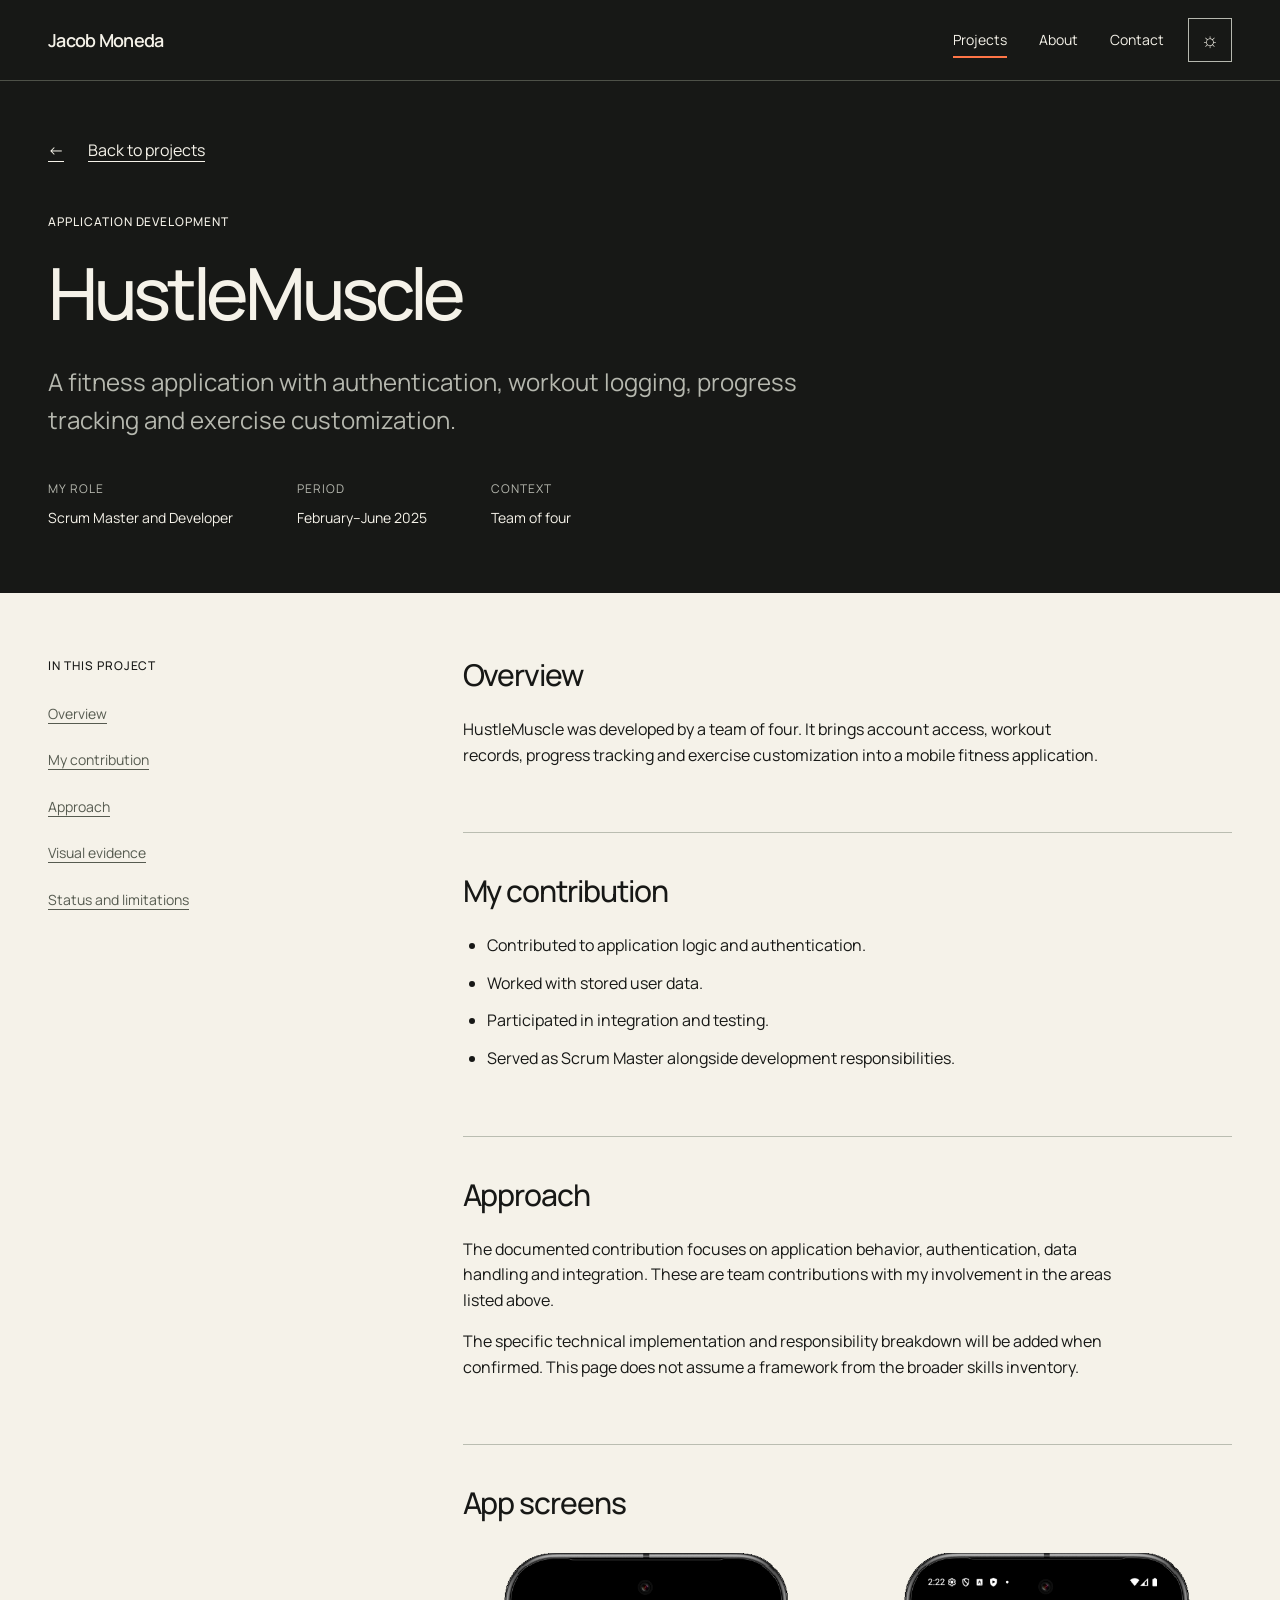
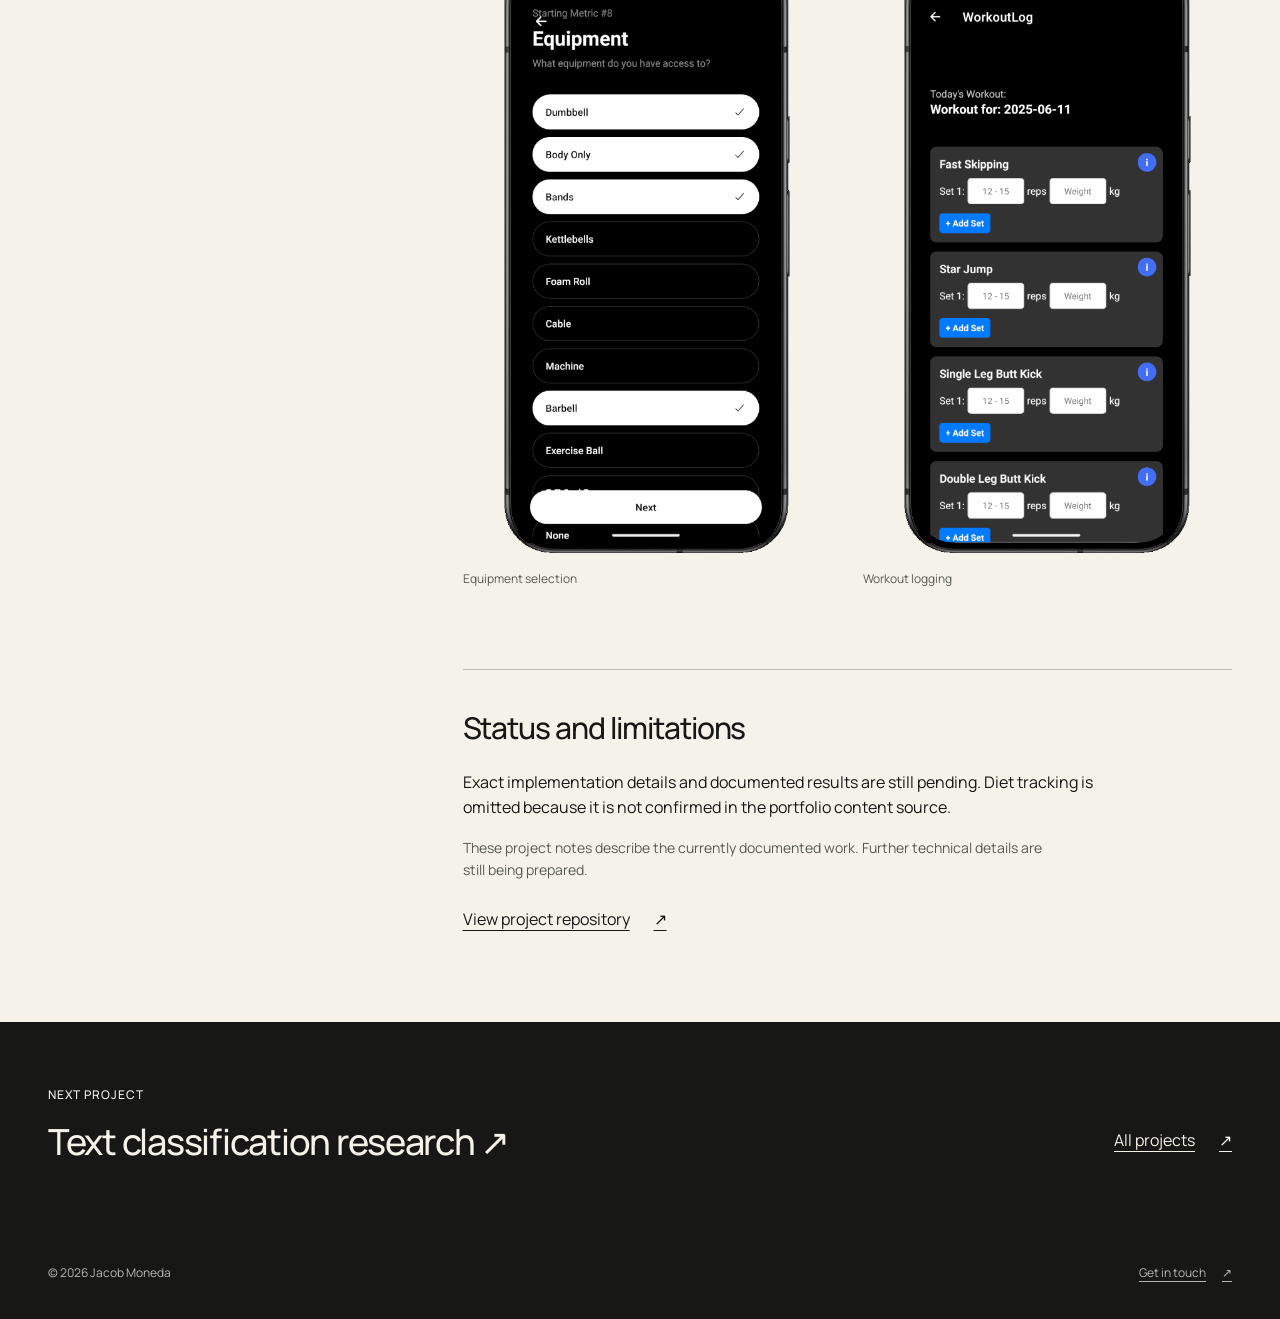
<file: src/projects/hustlemuscle.html>
<!doctype html>
<html lang="en-NZ">
<head>
  <meta charset="utf-8">
  <meta name="viewport" content="width=device-width, initial-scale=1">
  <meta name="description" content="A fitness application with authentication, workout logging, progress tracking and exercise customization.">
  <meta name="robots" content="noindex, nofollow">
  <meta name="theme-color" content="#171816">
  <title>HustleMuscle | Jacob Moneda</title>
  <link rel="icon" href="../favicon.svg" type="image/svg+xml">
  <link rel="preconnect" href="https://fonts.googleapis.com">
  <link rel="preconnect" href="https://fonts.gstatic.com" crossorigin>
  <link href="https://fonts.googleapis.com/css2?family=Manrope:wght@400;500;600;700&amp;display=swap" rel="stylesheet">
  <link rel="stylesheet" href="../styles.css?v=phase10-1">
  <script src="../script.js?v=phase10-1" defer></script>
</head>
<body>
  <a class="skip-link" href="#main">Skip to content</a>
  <header class="site-header"><div class="wrap header-inner">
    <a class="wordmark" href="../index.html#intro">Jacob Moneda</a>
    <nav aria-label="Main navigation"><a href="../index.html#projects" aria-current="location">Projects</a><a href="../index.html#about">About</a><a href="../index.html#contact">Contact</a></nav>
  </div></header>
  <main id="main">
    <header class="case-hero wrap">
      <a class="text-link back-link" href="../index.html#projects"><span aria-hidden="true">←</span> Back to projects</a>
      <p class="eyebrow">Application development</p>
      <h1>HustleMuscle</h1>
      <p class="case-deck">A fitness application with authentication, workout logging, progress tracking and exercise customization.</p>
      <dl class="case-meta"><div><dt>My role</dt><dd>Scrum Master and Developer</dd></div><div><dt>Period</dt><dd>February–June 2025</dd></div><div><dt>Context</dt><dd>Team of four</dd></div></dl>
    </header>
    <div class="case-body light-section"><div class="wrap case-grid">
      <nav class="case-contents" aria-label="On this page"><p class="eyebrow">In this project</p><a href="#overview">Overview</a><a href="#contribution">My contribution</a><a href="#approach">Approach</a><a href="#evidence">Visual evidence</a><a href="#limitations">Status and limitations</a></nav>
      <div class="case-copy">
        <section id="overview" aria-labelledby="overview-title"><h2 id="overview-title">Overview</h2><p>HustleMuscle was developed by a team of four. It brings account access, workout records, progress tracking and exercise customization into a mobile fitness application.</p></section>
        <section id="contribution" aria-labelledby="contribution-title"><h2 id="contribution-title">My contribution</h2><ul>
              <li>Contributed to application logic and authentication.</li>
              <li>Worked with stored user data.</li>
              <li>Participated in integration and testing.</li>
              <li>Served as Scrum Master alongside development responsibilities.</li>
        </ul></section>
        <section id="approach" aria-labelledby="approach-title"><h2 id="approach-title">Approach</h2><p>The documented contribution focuses on application behavior, authentication, data handling and integration. These are team contributions with my involvement in the areas listed above.</p><p>The specific technical implementation and responsibility breakdown will be added when confirmed. This page does not assume a framework from the broader skills inventory.</p></section>
        <section id="evidence" aria-labelledby="evidence-title"><h2 id="evidence-title">App screens</h2><div class="app-screens"><figure class="project-media"><a href="../assets/images/hustlemuscle-equipment.png"><img src="../assets/images/hustlemuscle-equipment.png" width="493" height="970" loading="lazy" decoding="async" alt="Equipment selection in HustleMuscle"></a><figcaption>Equipment selection</figcaption></figure><figure class="project-media"><a href="../assets/images/hustlemuscle-workout.png"><img src="../assets/images/hustlemuscle-workout.png" width="463" height="963" loading="lazy" decoding="async" alt="HustleMuscle workout log with sets, repetitions and weight"></a><figcaption>Workout logging</figcaption></figure></div></section>
        <section id="limitations" aria-labelledby="limitations-title"><h2 id="limitations-title">Status and limitations</h2><p>Exact implementation details and documented results are still pending. Diet tracking is omitted because it is not confirmed in the portfolio content source.</p><p class="case-note">These project notes describe the currently documented work. Further technical details are still being prepared.</p><p><a class="text-link" href="https://github.com/finleyparker/hustlemuscle">View project repository <span aria-hidden="true">↗</span></a></p></section>
      </div>
    </div></div>
    <nav class="case-next wrap" aria-label="More projects"><div><p class="eyebrow">Next project</p><h2><a href="text-classification.html">Text classification research <span aria-hidden="true">↗</span></a></h2></div><a class="text-link" href="../index.html#projects">All projects <span aria-hidden="true">↗</span></a></nav>
  </main>
  <footer class="site-footer wrap"><p>© <span data-year>2026</span> Jacob Moneda</p><a href="../index.html#contact">Get in touch <span aria-hidden="true">↗</span></a></footer>
</body>
</html>
</file>
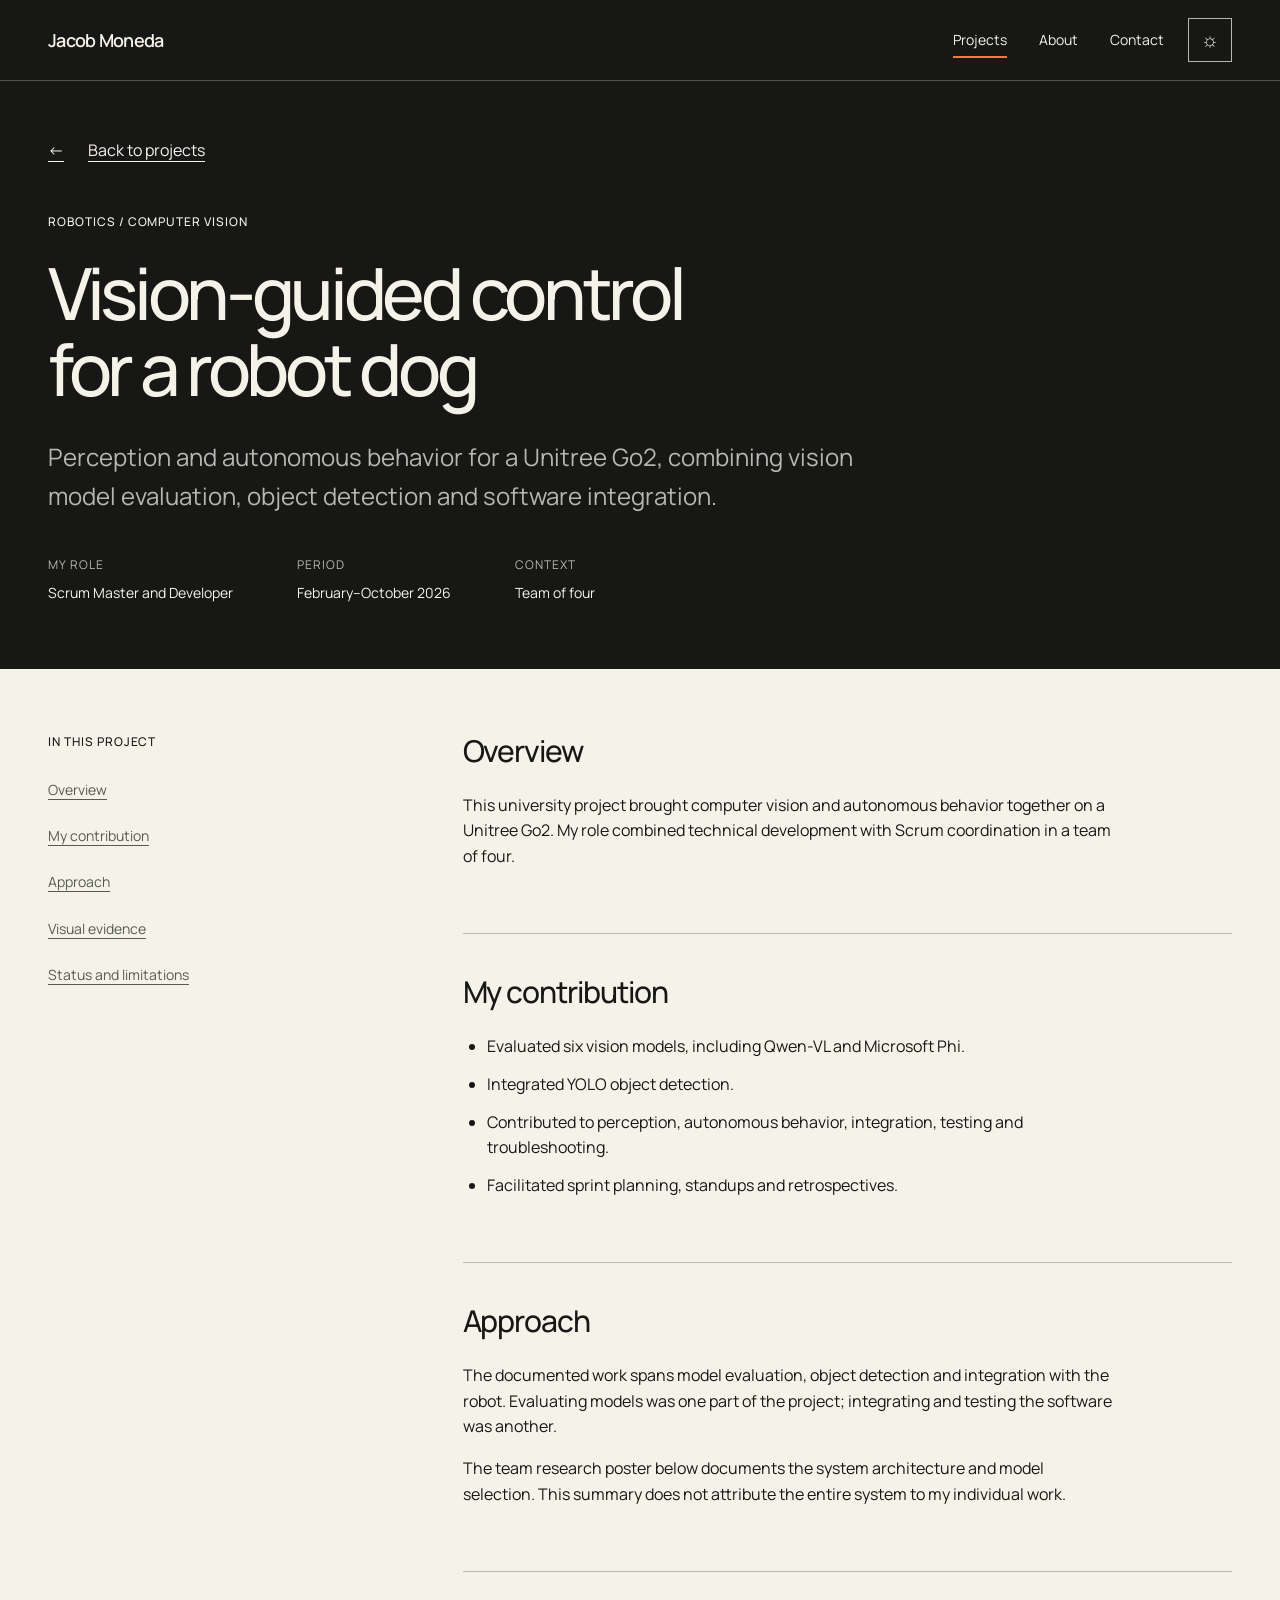
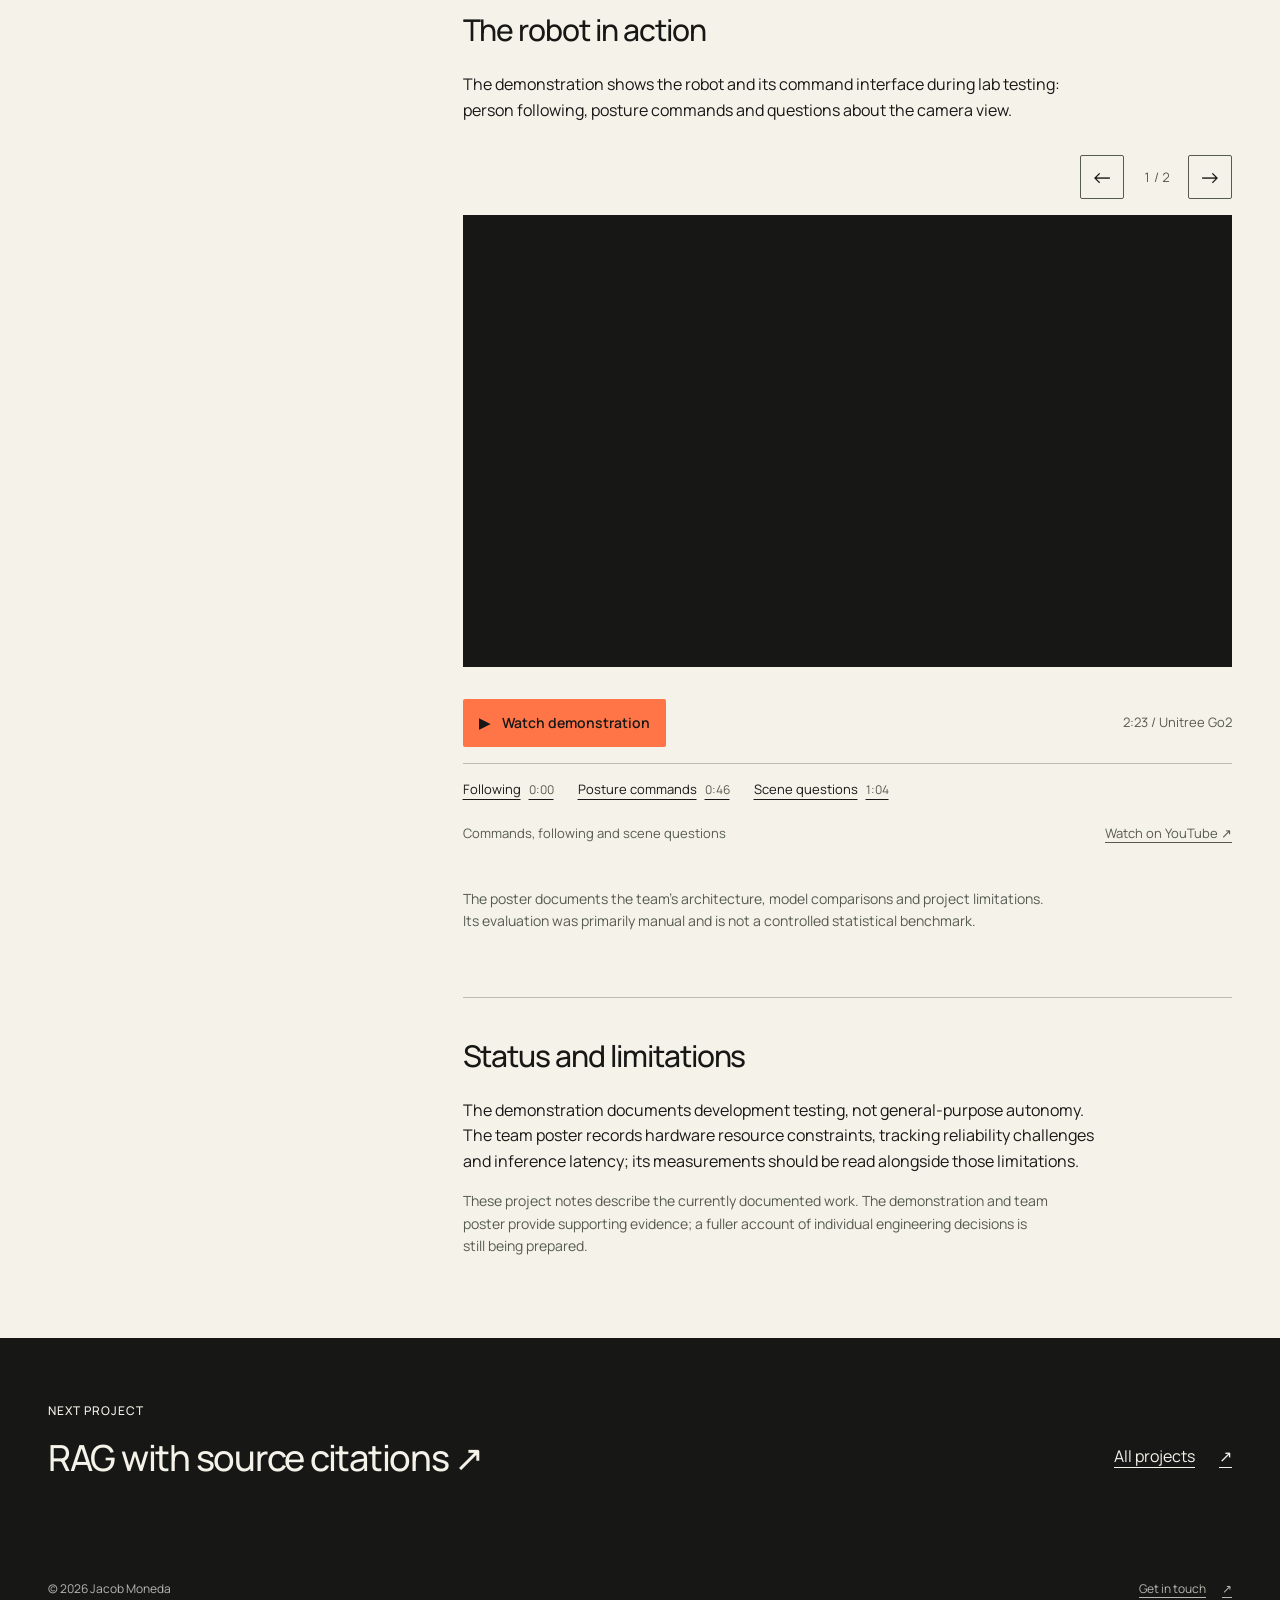
<file: src/projects/robot-dog.html>
<!doctype html>
<html lang="en-NZ">
<head>
  <meta charset="utf-8">
  <meta name="viewport" content="width=device-width, initial-scale=1">
  <meta name="description" content="Perception and autonomous behavior for a Unitree Go2, combining vision model evaluation, object detection and software integration.">
  <meta name="robots" content="noindex, nofollow">
  <meta name="theme-color" content="#171816">
  <title>Vision for a robot dog | Jacob Moneda</title>
  <link rel="icon" href="../favicon.svg" type="image/svg+xml">
  <link rel="preconnect" href="https://fonts.googleapis.com">
  <link rel="preconnect" href="https://fonts.gstatic.com" crossorigin>
  <link href="https://fonts.googleapis.com/css2?family=Manrope:wght@400;500;600;700&amp;display=swap" rel="stylesheet">
  <link rel="stylesheet" href="../styles.css?v=phase10-1">
  <script src="../script.js?v=phase10-1" defer></script>
</head>
<body>
  <a class="skip-link" href="#main">Skip to content</a>
  <header class="site-header"><div class="wrap header-inner">
    <a class="wordmark" href="../index.html#intro">Jacob Moneda</a>
    <nav aria-label="Main navigation"><a href="../index.html#projects" aria-current="location">Projects</a><a href="../index.html#about">About</a><a href="../index.html#contact">Contact</a></nav>
  </div></header>
  <main id="main">
    <header class="case-hero wrap">
      <a class="text-link back-link" href="../index.html#project-robot-dog"><span aria-hidden="true">←</span> Back to projects</a>
      <p class="eyebrow">Robotics / Computer vision</p>
      <h1>Vision-guided control for a robot dog</h1>
      <p class="case-deck">Perception and autonomous behavior for a Unitree Go2, combining vision model evaluation, object detection and software integration.</p>
      <dl class="case-meta"><div><dt>My role</dt><dd>Scrum Master and Developer</dd></div><div><dt>Period</dt><dd>February–October 2026</dd></div><div><dt>Context</dt><dd>Team of four</dd></div></dl>
    </header>
    <div class="case-body light-section"><div class="wrap case-grid">
      <nav class="case-contents" aria-label="On this page"><p class="eyebrow">In this project</p><a href="#overview">Overview</a><a href="#contribution">My contribution</a><a href="#approach">Approach</a><a href="#evidence">Visual evidence</a><a href="#limitations">Status and limitations</a></nav>
      <div class="case-copy">
        <section id="overview" aria-labelledby="overview-title"><h2 id="overview-title">Overview</h2><p>This university project brought computer vision and autonomous behavior together on a Unitree Go2. My role combined technical development with Scrum coordination in a team of four.</p></section>
        <section id="contribution" aria-labelledby="contribution-title"><h2 id="contribution-title">My contribution</h2><ul>
              <li>Evaluated six vision models, including Qwen-VL and Microsoft Phi.</li>
              <li>Integrated YOLO object detection.</li>
              <li>Contributed to perception, autonomous behavior, integration, testing and troubleshooting.</li>
              <li>Facilitated sprint planning, standups and retrospectives.</li>
        </ul></section>
        <section id="approach" aria-labelledby="approach-title"><h2 id="approach-title">Approach</h2><p>The documented work spans model evaluation, object detection and integration with the robot. Evaluating models was one part of the project; integrating and testing the software was another.</p><p>The team research poster below documents the system architecture and model selection. This summary does not attribute the entire system to my individual work.</p></section>
        <section id="evidence" aria-labelledby="evidence-title"><h2 id="evidence-title">The robot in action</h2><p>The demonstration shows the robot and its command interface during lab testing: person following, posture commands and questions about the camera view.</p><div class="media-carousel case-gallery" data-carousel role="region" aria-label="Robot control media"><div class="carousel-controls" data-carousel-controls hidden><button type="button" data-previous aria-label="Previous media" aria-controls="robot-slides">←</button><p data-position aria-live="polite" aria-atomic="true">1 / 2</p><button type="button" data-next aria-label="Next media" aria-controls="robot-slides">→</button></div><div class="carousel-slides" id="robot-slides"><figure class="project-media demo-media carousel-slide" data-slide data-slide-name="Go2 demonstration" data-video="92jJOT15rxk">
          <div class="video-stage" id="go2-player"><img src="../assets/images/go2-demo-1280.webp" srcset="../assets/images/go2-demo-640.webp 640w, ../assets/images/go2-demo-1280.webp 1280w" sizes="(max-width: 720px) calc(100vw - 48px), 840px" width="1280" height="751" alt="Unitree Go2 following a person in the lab, with the command field and robot status visible." loading="lazy" decoding="async"></div>
          <figcaption>
            <div class="video-controls"><a class="video-play" href="https://youtu.be/92jJOT15rxk" data-video-start="0" data-video-label="Full demonstration"><span aria-hidden="true">▶</span> Watch demonstration</a><span>2:23 / Unitree Go2</span></div>
            <div class="video-chapters" role="group" aria-label="Choose a moment in the demonstration"><a href="https://youtu.be/92jJOT15rxk?t=0" data-video-start="0" data-video-label="Following">Following <span>0:00</span></a><a href="https://youtu.be/92jJOT15rxk?t=46" data-video-start="46" data-video-label="Posture commands">Posture commands <span>0:46</span></a><a href="https://youtu.be/92jJOT15rxk?t=64" data-video-start="64" data-video-label="Scene questions">Scene questions <span>1:04</span></a></div>
            <div class="video-fallback"><span>Commands, following and scene questions</span><a href="https://youtu.be/92jJOT15rxk">Watch on YouTube ↗</a></div>
            <p class="sr-only" data-video-status role="status"></p>
          </figcaption>
        </figure><figure class="carousel-slide" data-slide data-slide-name="Team research poster"><div class="carousel-frame"><img src="../assets/images/go2-research-poster.webp" width="1192" height="842" loading="lazy" decoding="async" alt="Team research poster showing architecture, model comparisons and limitations"></div><figcaption><span>Team research poster</span><a href="../assets/documents/robot-dog-research-poster.pdf">Read PDF <span aria-hidden="true">↗</span></a></figcaption></figure></div></div><p class="case-note">The poster documents the team’s architecture, model comparisons and project limitations. Its evaluation was primarily manual and is not a controlled statistical benchmark.</p></section>
        <section id="limitations" aria-labelledby="limitations-title"><h2 id="limitations-title">Status and limitations</h2><p>The demonstration documents development testing, not general-purpose autonomy. The team poster records hardware resource constraints, tracking reliability challenges and inference latency; its measurements should be read alongside those limitations.</p><p class="case-note">These project notes describe the currently documented work. The demonstration and team poster provide supporting evidence; a fuller account of individual engineering decisions is still being prepared.</p></section>
      </div>
    </div></div>
    <nav class="case-next wrap" aria-label="More projects"><div><p class="eyebrow">Next project</p><h2><a href="citation-rag.html">RAG with source citations <span aria-hidden="true">↗</span></a></h2></div><a class="text-link" href="../index.html#projects">All projects <span aria-hidden="true">↗</span></a></nav>
  </main>
  <footer class="site-footer wrap"><p>© <span data-year>2026</span> Jacob Moneda</p><a href="../index.html#contact">Get in touch <span aria-hidden="true">↗</span></a></footer>
</body>
</html>
</file>
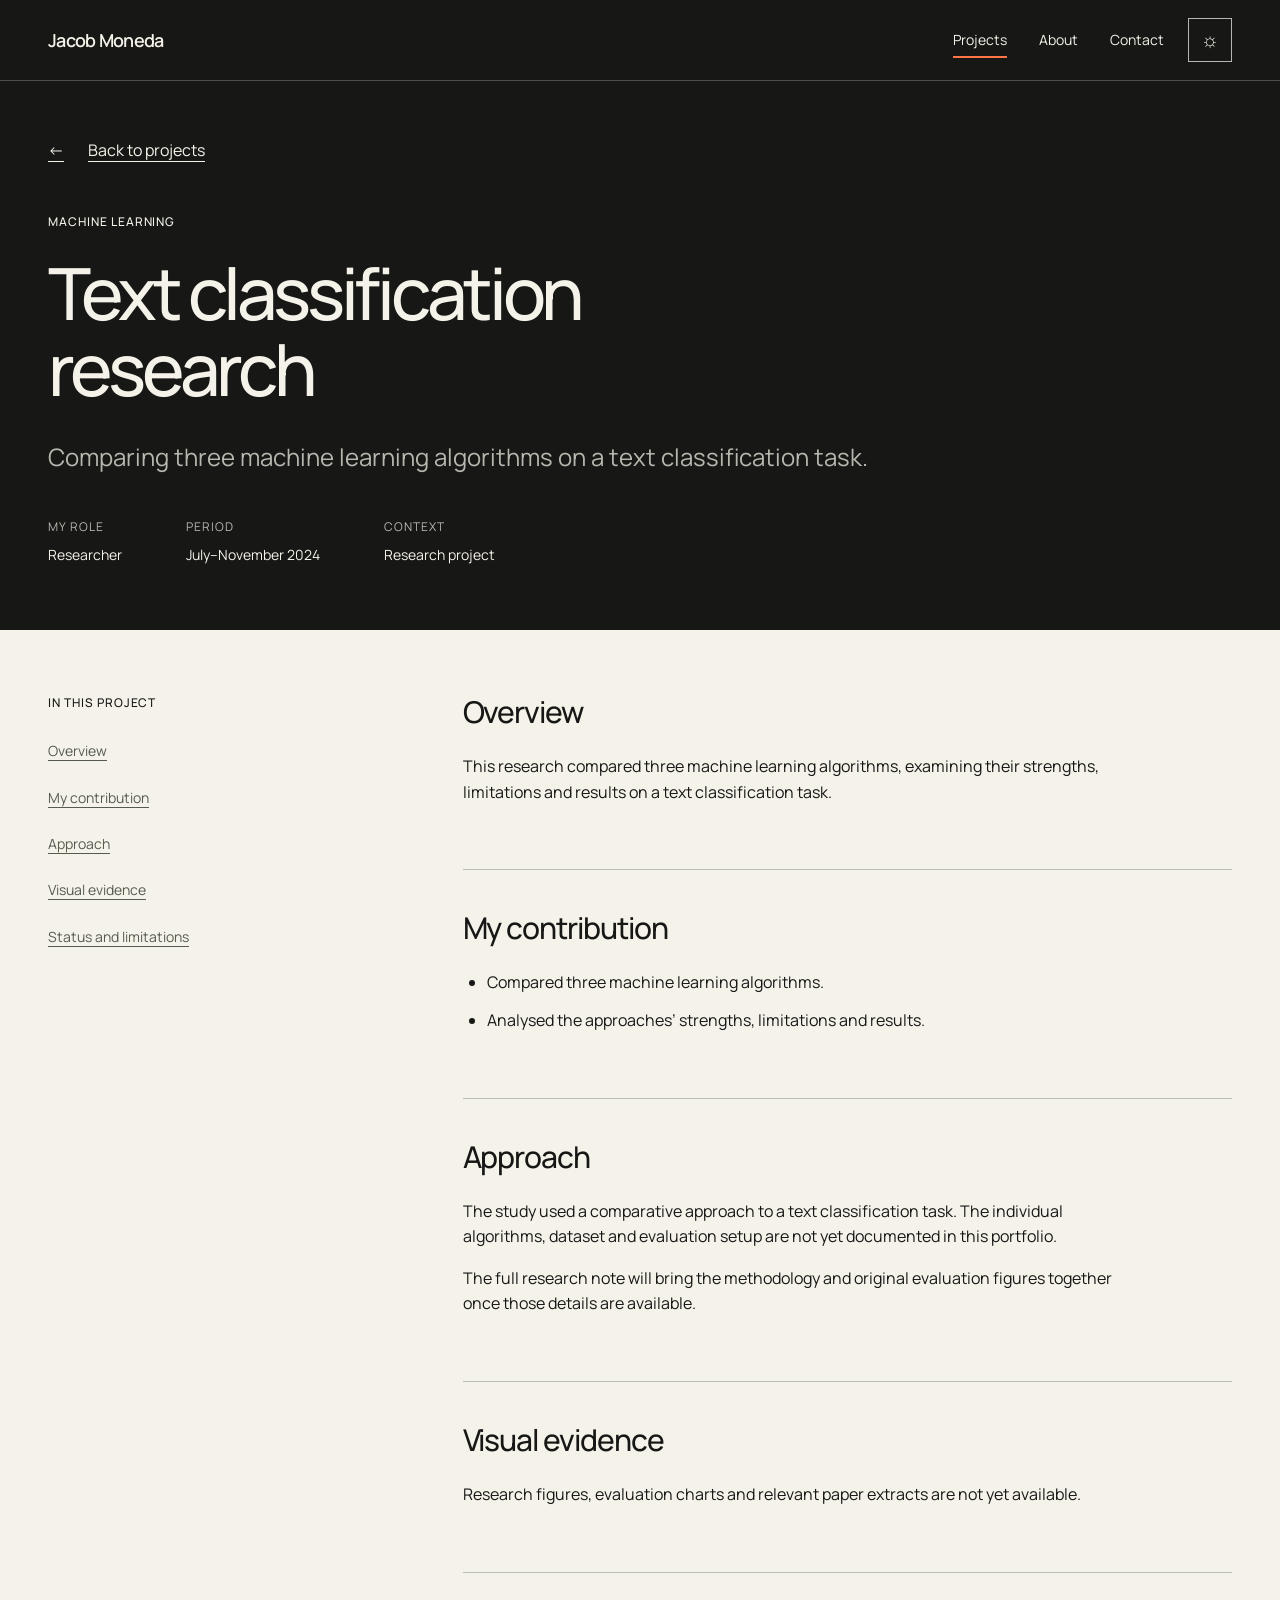
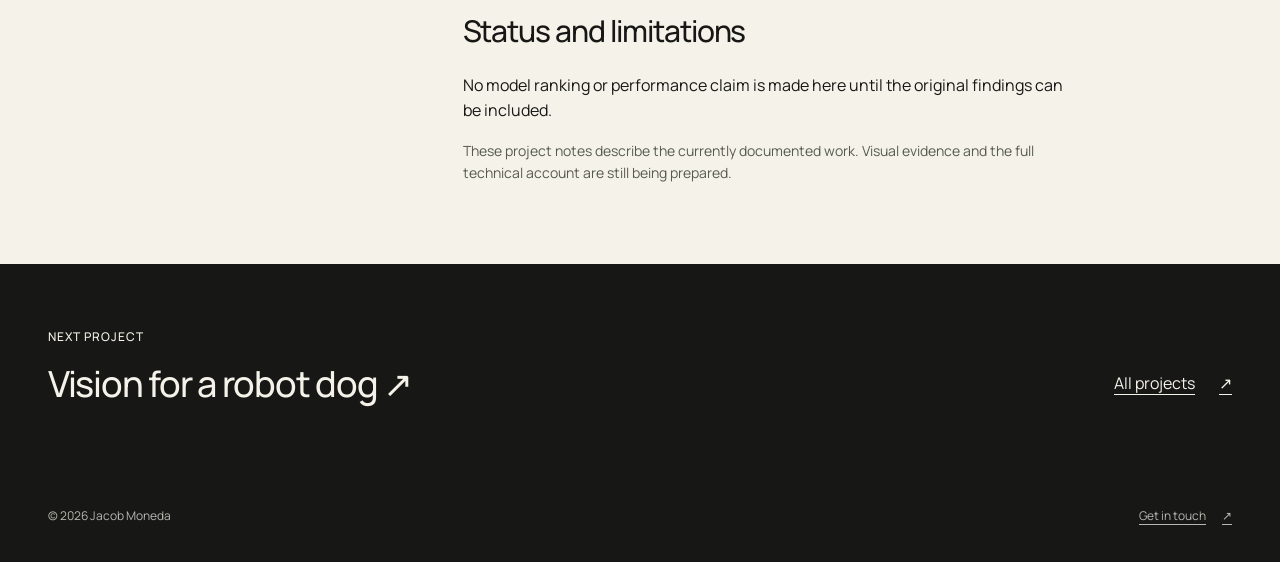
<file: src/projects/text-classification.html>
<!doctype html>
<html lang="en-NZ">
<head>
  <meta charset="utf-8">
  <meta name="viewport" content="width=device-width, initial-scale=1">
  <meta name="description" content="Comparing three machine learning algorithms on a text classification task.">
  <meta name="robots" content="noindex, nofollow">
  <meta name="theme-color" content="#171816">
  <title>Text classification research | Jacob Moneda</title>
  <link rel="icon" href="../favicon.svg" type="image/svg+xml">
  <link rel="preconnect" href="https://fonts.googleapis.com">
  <link rel="preconnect" href="https://fonts.gstatic.com" crossorigin>
  <link href="https://fonts.googleapis.com/css2?family=Manrope:wght@400;500;600;700&amp;display=swap" rel="stylesheet">
  <link rel="stylesheet" href="../styles.css?v=phase10-1">
  <script src="../script.js?v=phase10-1" defer></script>
</head>
<body>
  <a class="skip-link" href="#main">Skip to content</a>
  <header class="site-header"><div class="wrap header-inner">
    <a class="wordmark" href="../index.html#intro">Jacob Moneda</a>
    <nav aria-label="Main navigation"><a href="../index.html#projects" aria-current="location">Projects</a><a href="../index.html#about">About</a><a href="../index.html#contact">Contact</a></nav>
  </div></header>
  <main id="main">
    <header class="case-hero wrap">
      <a class="text-link back-link" href="../index.html#projects"><span aria-hidden="true">←</span> Back to projects</a>
      <p class="eyebrow">Machine learning</p>
      <h1>Text classification research</h1>
      <p class="case-deck">Comparing three machine learning algorithms on a text classification task.</p>
      <dl class="case-meta"><div><dt>My role</dt><dd>Researcher</dd></div><div><dt>Period</dt><dd>July–November 2024</dd></div><div><dt>Context</dt><dd>Research project</dd></div></dl>
    </header>
    <div class="case-body light-section"><div class="wrap case-grid">
      <nav class="case-contents" aria-label="On this page"><p class="eyebrow">In this project</p><a href="#overview">Overview</a><a href="#contribution">My contribution</a><a href="#approach">Approach</a><a href="#evidence">Visual evidence</a><a href="#limitations">Status and limitations</a></nav>
      <div class="case-copy">
        <section id="overview" aria-labelledby="overview-title"><h2 id="overview-title">Overview</h2><p>This research compared three machine learning algorithms, examining their strengths, limitations and results on a text classification task.</p></section>
        <section id="contribution" aria-labelledby="contribution-title"><h2 id="contribution-title">My contribution</h2><ul>
              <li>Compared three machine learning algorithms.</li>
              <li>Analysed the approaches’ strengths, limitations and results.</li>
        </ul></section>
        <section id="approach" aria-labelledby="approach-title"><h2 id="approach-title">Approach</h2><p>The study used a comparative approach to a text classification task. The individual algorithms, dataset and evaluation setup are not yet documented in this portfolio.</p><p>The full research note will bring the methodology and original evaluation figures together once those details are available.</p></section>
        <section id="evidence" aria-labelledby="evidence-title"><h2 id="evidence-title">Visual evidence</h2><p>Research figures, evaluation charts and relevant paper extracts are not yet available.</p></section>
        <section id="limitations" aria-labelledby="limitations-title"><h2 id="limitations-title">Status and limitations</h2><p>No model ranking or performance claim is made here until the original findings can be included.</p><p class="case-note">These project notes describe the currently documented work. Visual evidence and the full technical account are still being prepared.</p></section>
      </div>
    </div></div>
    <nav class="case-next wrap" aria-label="More projects"><div><p class="eyebrow">Next project</p><h2><a href="robot-dog.html">Vision for a robot dog <span aria-hidden="true">↗</span></a></h2></div><a class="text-link" href="../index.html#projects">All projects <span aria-hidden="true">↗</span></a></nav>
  </main>
  <footer class="site-footer wrap"><p>© <span data-year>2026</span> Jacob Moneda</p><a href="../index.html#contact">Get in touch <span aria-hidden="true">↗</span></a></footer>
</body>
</html>
</file>
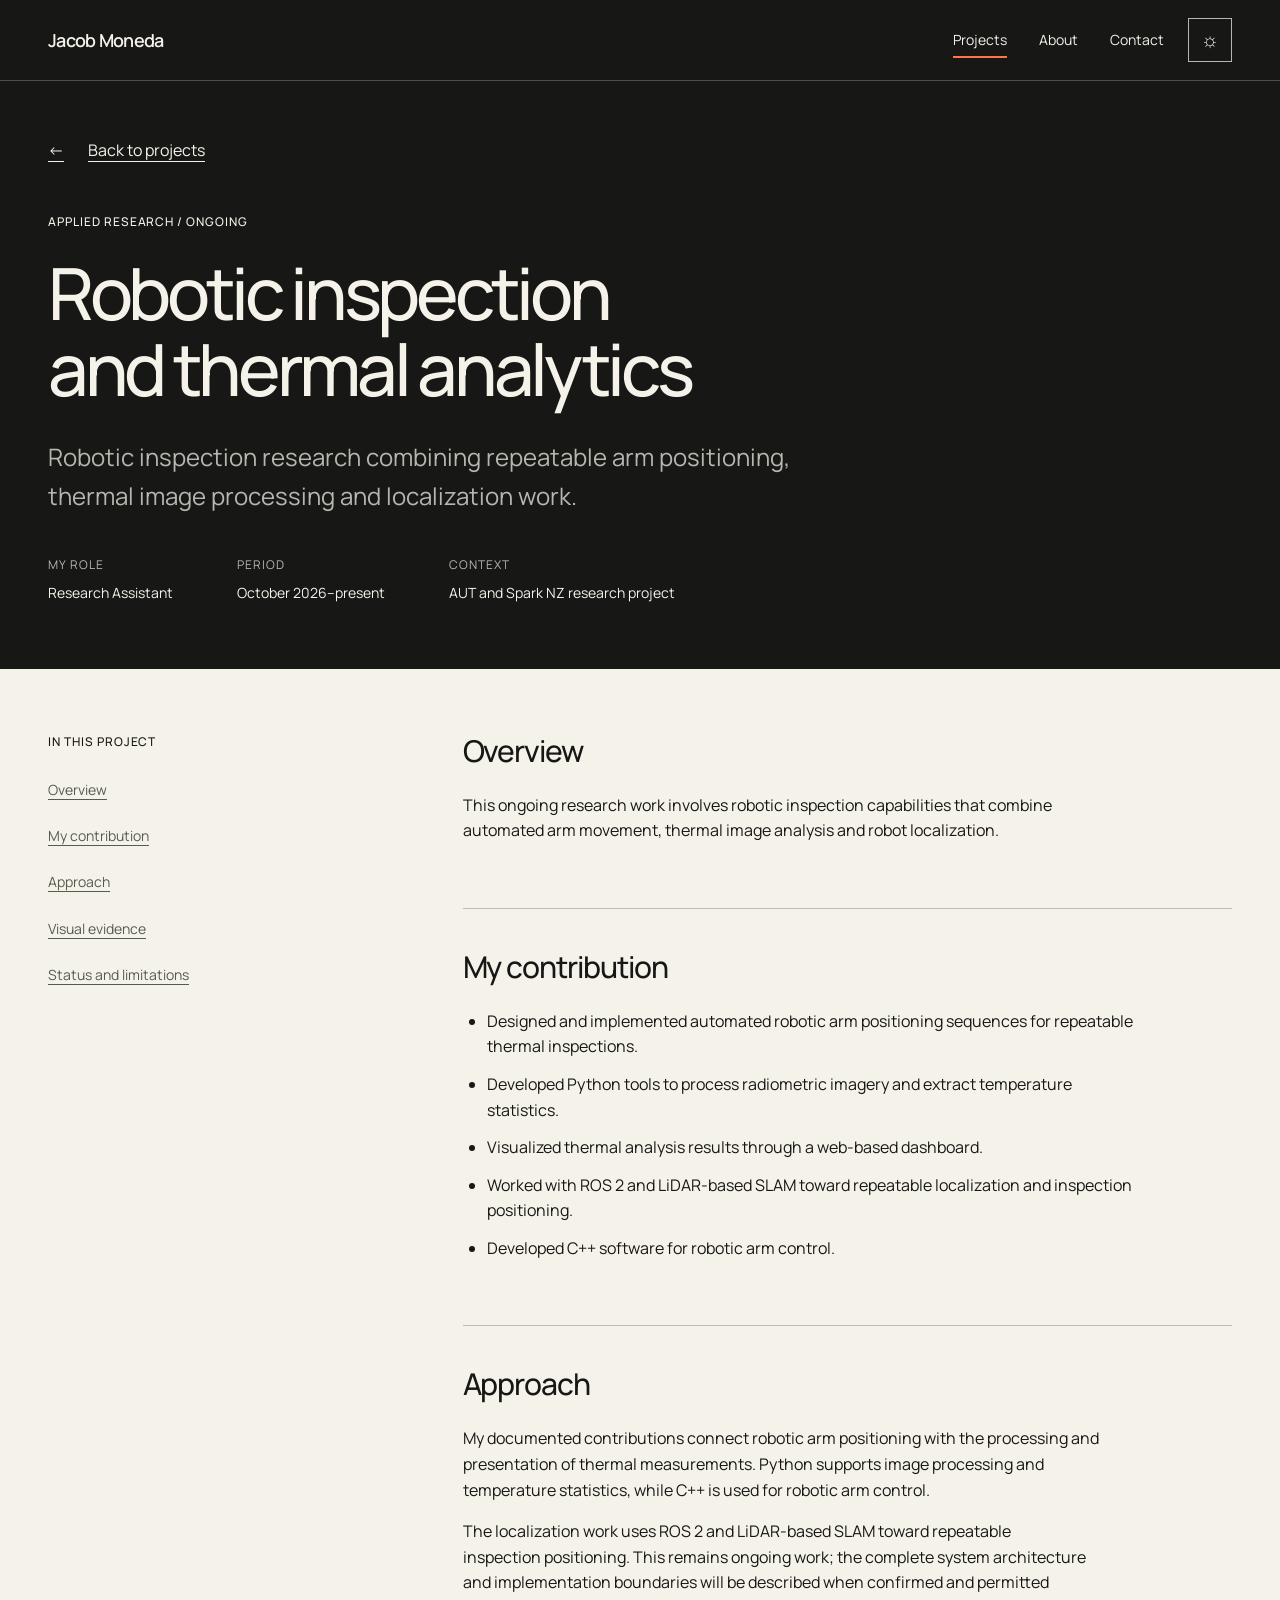
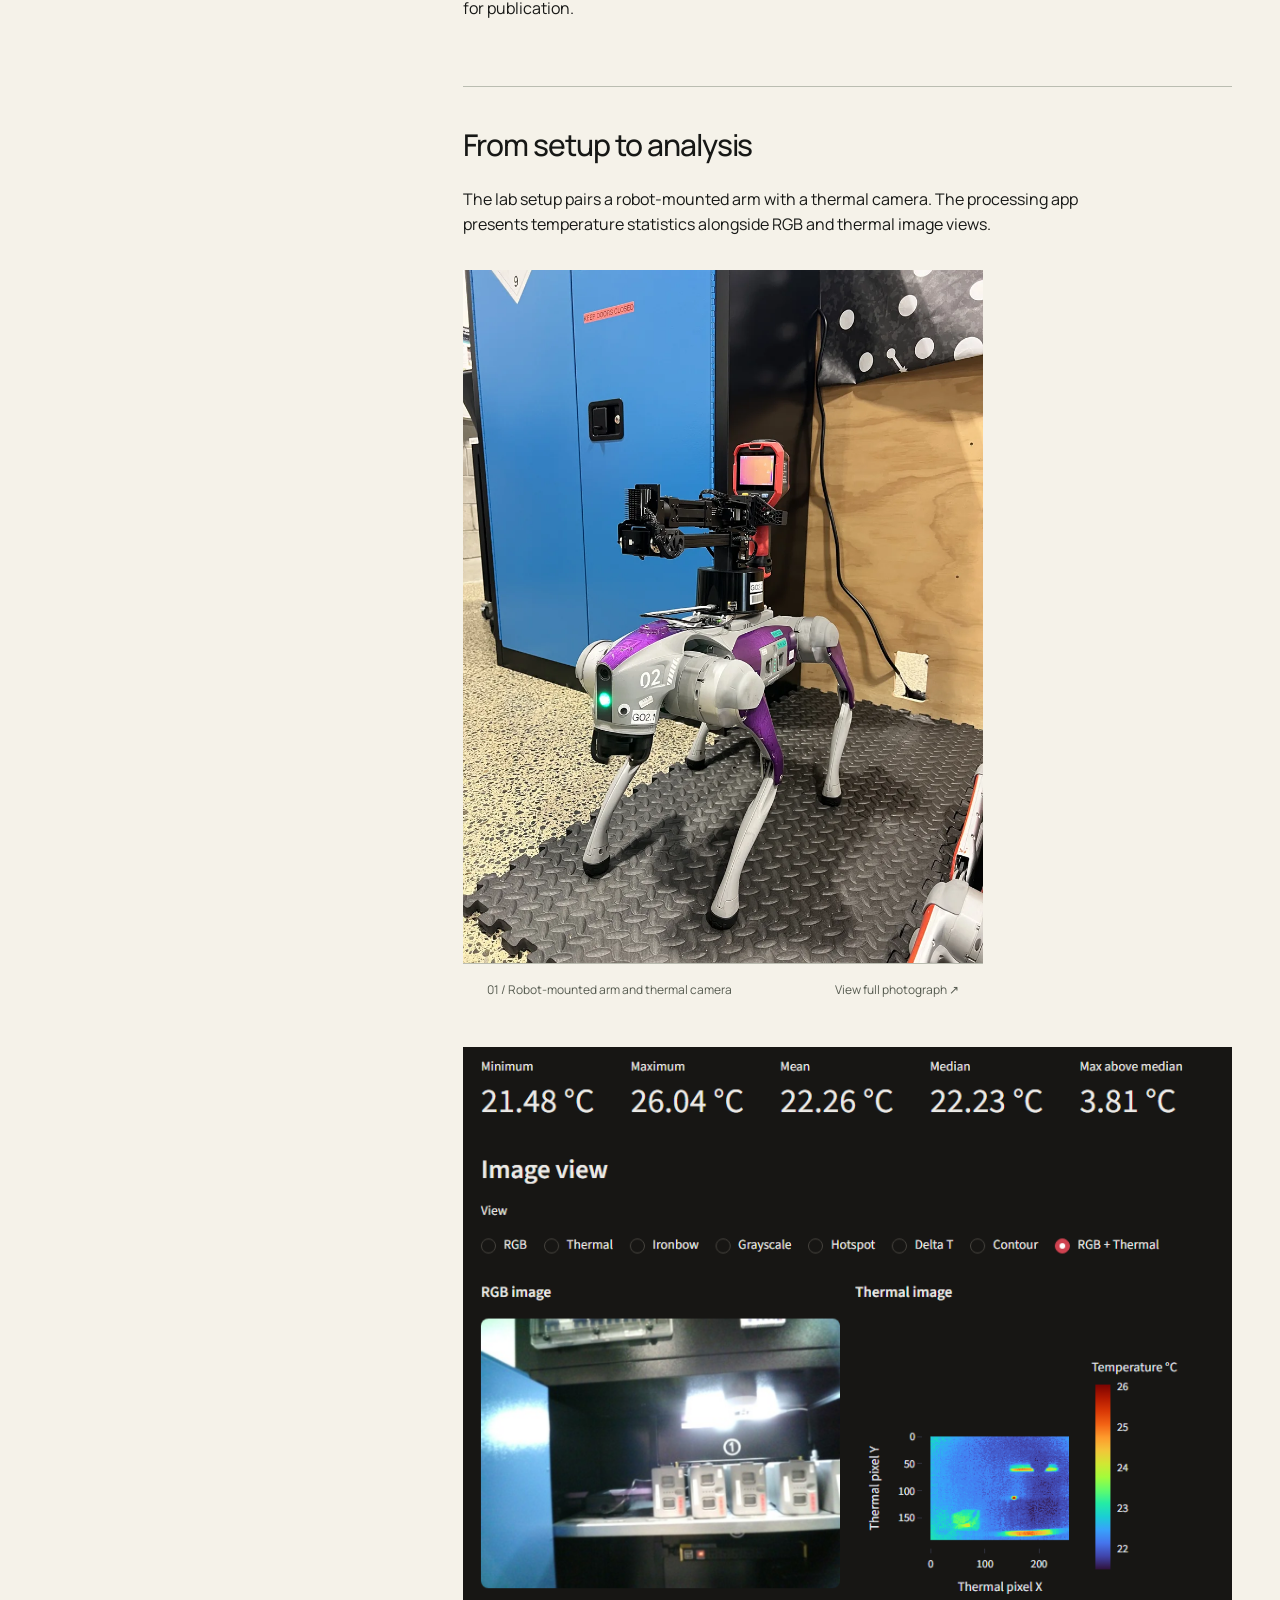
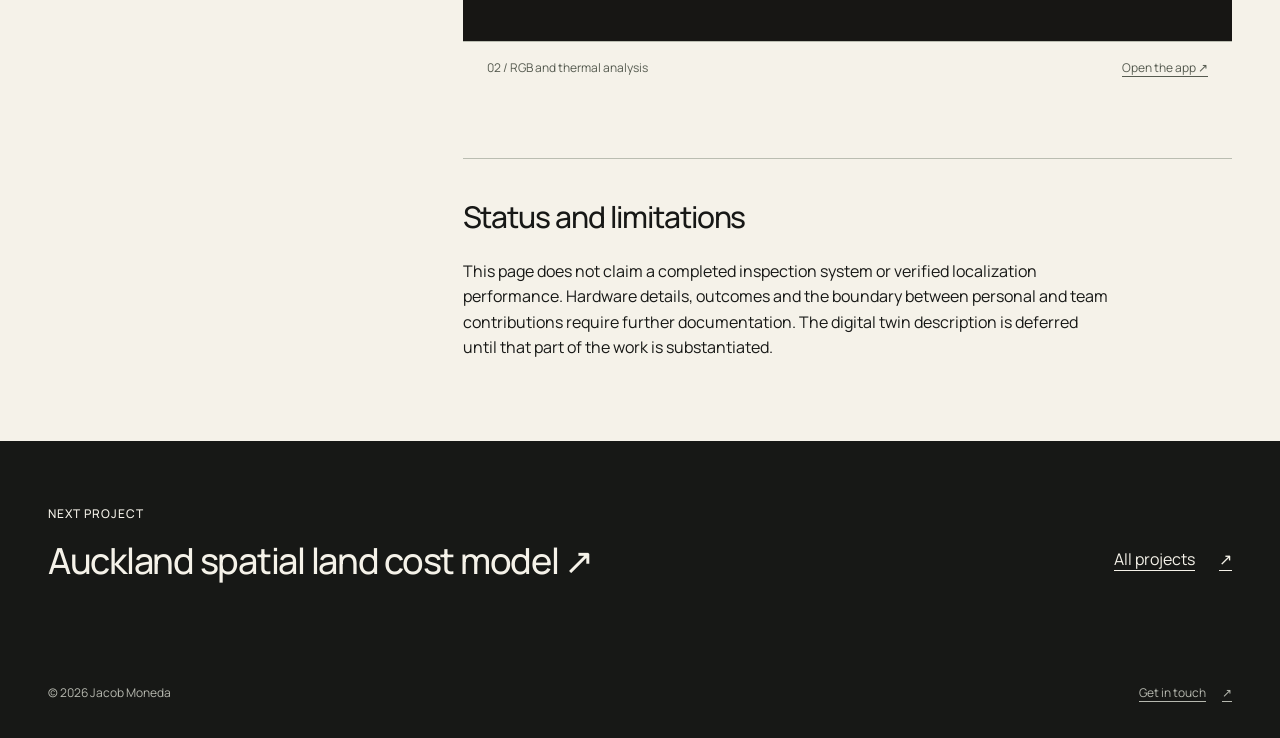
<file: src/projects/thermal-inspection.html>
<!doctype html>
<html lang="en-NZ">
<head>
  <meta charset="utf-8">
  <meta name="viewport" content="width=device-width, initial-scale=1">
  <meta name="description" content="Robotic inspection research combining repeatable arm positioning, thermal image processing and localization work.">
  <meta name="robots" content="noindex, nofollow">
  <meta name="theme-color" content="#171816">
  <title>Robotic inspection and thermal analytics | Jacob Moneda</title>
  <link rel="icon" href="../favicon.svg" type="image/svg+xml">
  <link rel="preconnect" href="https://fonts.googleapis.com">
  <link rel="preconnect" href="https://fonts.gstatic.com" crossorigin>
  <link href="https://fonts.googleapis.com/css2?family=Manrope:wght@400;500;600;700&amp;display=swap" rel="stylesheet">
  <link rel="stylesheet" href="../styles.css?v=phase10-1">
  <script src="../script.js?v=phase10-1" defer></script>
</head>
<body>
  <a class="skip-link" href="#main">Skip to content</a>
  <header class="site-header"><div class="wrap header-inner">
    <a class="wordmark" href="../index.html#intro">Jacob Moneda</a>
    <nav aria-label="Main navigation"><a href="../index.html#projects" aria-current="location">Projects</a><a href="../index.html#about">About</a><a href="../index.html#contact">Contact</a></nav>
  </div></header>
  <main id="main">
    <header class="case-hero wrap">
      <a class="text-link back-link" href="../index.html#project-thermal-inspection"><span aria-hidden="true">←</span> Back to projects</a>
      <p class="eyebrow">Applied research / Ongoing</p>
      <h1>Robotic inspection and thermal analytics</h1>
      <p class="case-deck">Robotic inspection research combining repeatable arm positioning, thermal image processing and localization work.</p>
      <dl class="case-meta"><div><dt>My role</dt><dd>Research Assistant</dd></div><div><dt>Period</dt><dd>October 2026–present</dd></div><div><dt>Context</dt><dd>AUT and Spark NZ research project</dd></div></dl>
    </header>
    <div class="case-body light-section"><div class="wrap case-grid">
      <nav class="case-contents" aria-label="On this page"><p class="eyebrow">In this project</p><a href="#overview">Overview</a><a href="#contribution">My contribution</a><a href="#approach">Approach</a><a href="#evidence">Visual evidence</a><a href="#limitations">Status and limitations</a></nav>
      <div class="case-copy">
        <section id="overview" aria-labelledby="overview-title"><h2 id="overview-title">Overview</h2><p>This ongoing research work involves robotic inspection capabilities that combine automated arm movement, thermal image analysis and robot localization.</p></section>
        <section id="contribution" aria-labelledby="contribution-title"><h2 id="contribution-title">My contribution</h2><ul>
              <li>Designed and implemented automated robotic arm positioning sequences for repeatable thermal inspections.</li>
              <li>Developed Python tools to process radiometric imagery and extract temperature statistics.</li>
              <li>Visualized thermal analysis results through a web-based dashboard.</li>
              <li>Worked with ROS 2 and LiDAR-based SLAM toward repeatable localization and inspection positioning.</li>
              <li>Developed C++ software for robotic arm control.</li>
        </ul></section>
        <section id="approach" aria-labelledby="approach-title"><h2 id="approach-title">Approach</h2><p>My documented contributions connect robotic arm positioning with the processing and presentation of thermal measurements. Python supports image processing and temperature statistics, while C++ is used for robotic arm control.</p><p>The localization work uses ROS 2 and LiDAR-based SLAM toward repeatable inspection positioning. This remains ongoing work; the complete system architecture and implementation boundaries will be described when confirmed and permitted for publication.</p></section>
        <section id="evidence" aria-labelledby="evidence-title"><h2 id="evidence-title">From setup to analysis</h2><p>The lab setup pairs a robot-mounted arm with a thermal camera. The processing app presents temperature statistics alongside RGB and thermal image views.</p><div class="case-media-stack"><figure class="project-media setup-media"><a class="image-link" href="../assets/images/thermal-setup-1440.webp" aria-label="View the full inspection setup photograph"><img src="../assets/images/thermal-setup-960.webp" srcset="../assets/images/thermal-setup-480.webp 480w, ../assets/images/thermal-setup-960.webp 960w, ../assets/images/thermal-setup-1440.webp 1440w" sizes="(max-width: 720px) calc(100vw - 48px), 520px" width="960" height="1280" loading="lazy" decoding="async" alt="Purple Unitree Go2 in the lab with an articulated arm holding a red thermal camera."></a><figcaption>01 / Robot-mounted arm and thermal camera <span>View full photograph ↗</span></figcaption></figure><figure class="project-media analysis-media"><a class="image-link" href="https://thermal-image-processing.streamlit.app/" aria-label="Open the thermal image processing app"><img src="../assets/images/thermal-analysis.webp" width="816" height="630" loading="lazy" decoding="async" alt="Thermal processing app showing temperature statistics and a side-by-side RGB photograph and thermal heatmap of a shelf of battery chargers."></a><figcaption><span>02 / RGB and thermal analysis</span><a href="https://thermal-image-processing.streamlit.app/">Open the app ↗</a></figcaption></figure></div></section>
        <section id="limitations" aria-labelledby="limitations-title"><h2 id="limitations-title">Status and limitations</h2><p>This page does not claim a completed inspection system or verified localization performance. Hardware details, outcomes and the boundary between personal and team contributions require further documentation. The digital twin description is deferred until that part of the work is substantiated.</p></section>
      </div>
    </div></div>
    <nav class="case-next wrap" aria-label="More projects"><div><p class="eyebrow">Next project</p><h2><a href="auckland-land-cost.html">Auckland spatial land cost model <span aria-hidden="true">↗</span></a></h2></div><a class="text-link" href="../index.html#projects">All projects <span aria-hidden="true">↗</span></a></nav>
  </main>
  <footer class="site-footer wrap"><p>© <span data-year>2026</span> Jacob Moneda</p><a href="../index.html#contact">Get in touch <span aria-hidden="true">↗</span></a></footer>
</body>
</html>
</file>
<file: src/styles.css>
/* Working Exhibition: shared homepage and case-study system. */
:root { color-scheme:dark; --background:#171816; --text:#f5f2e9; --muted:#b6b8af; --surface:#22241f; --border:#4e5148; --accent:#ff7547; --content:1240px; --gutter:48px; --space-section:96px; --ease:cubic-bezier(.22,1,.36,1); --motion-feedback:160ms; --motion-media:200ms; }
:root[data-theme="light"] { color-scheme:light; --background:#f5f2e9; --text:#171816; --muted:#565b50; --surface:#fffdf7; --border:#babdb1; }
:root[data-theme="light"] .light-section { --background:#e8e5dc; --surface:#f5f2e9; }
* { box-sizing:border-box; }
html { scroll-behavior:smooth; scroll-padding-top:104px; }
body { margin:0; background:var(--background); color:var(--text); font-family:'Manrope','Segoe UI',sans-serif; font-size:16px; line-height:1.6; -webkit-font-smoothing:antialiased; }
h1,h2,h3,p,figure,ul,dl,dd { margin:0; }
h1,h2,h3 { font-weight:500; text-wrap:balance; }
p { text-wrap:pretty; }
a { color:inherit; text-decoration-thickness:1px; text-underline-offset:.3em; }
a,button,summary { -webkit-tap-highlight-color:transparent; }
a:focus-visible,button:focus-visible,summary:focus-visible { outline:2px solid currentColor; outline-offset:6px; }
::selection { background:var(--accent); color:#171816; }
img,video { display:block; max-width:100%; height:auto; }
.wrap { width:min(calc(100% - var(--gutter) * 2),var(--content)); margin-inline:auto; }
.sr-only { position:absolute; width:1px; height:1px; padding:0; margin:-1px; overflow:hidden; clip-path:inset(50%); white-space:nowrap; border:0; }
.skip-link { position:fixed; inset:16px auto auto 16px; z-index:100; padding:12px 16px; background:var(--text); color:var(--background); transform:translateY(-200%); }
.skip-link:focus { transform:none; }
.site-header { position:sticky; top:0; z-index:20; background:var(--background); border-bottom:1px solid var(--border); }
.header-inner { min-height:80px; display:flex; align-items:center; justify-content:space-between; gap:24px; }
.site-header.is-compact .header-inner { min-height:56px; }
.wordmark { font-size:18px; font-weight:600; letter-spacing:-.04em; text-decoration:none; }
.header-actions { display:flex; align-items:center; gap:24px; margin-inline-start:auto; }
.site-header nav { display:flex; gap:32px; }
.site-header nav a { position:relative; display:inline-flex; min-height:44px; align-items:center; font-size:14px; text-decoration:none; }
.theme-toggle { display:inline-flex; width:44px; height:44px; align-items:center; justify-content:center; padding:0; border:1px solid var(--border); background:transparent; color:var(--text); font:inherit; cursor:pointer; transition:transform var(--motion-feedback) var(--ease); }
.theme-toggle span { font-size:20px; line-height:1; }
.site-header nav a::after { content:''; position:absolute; inset:auto 0 4px; height:2px; background:currentColor; transform:scaleX(0); transform-origin:left; transition:transform var(--motion-feedback) var(--ease); }
@media (hover:hover) and (pointer:fine) { .site-header nav a:hover::after { transform:scaleX(1); } }
.site-header nav a[aria-current]::after { background:var(--accent); transform:scaleX(1); }
.intro { display:grid; grid-template-columns:1.5fr 1fr; gap:80px; padding-block:48px; align-items:end; }
.intro-copy { max-width:42ch; font-size:24px; line-height:1.4; letter-spacing:-.025em; }
.intro-context { max-width:38ch; justify-self:end; color:var(--muted); font-size:14px; }
.eyebrow { font-size:12px; line-height:1.5; font-weight:500; letter-spacing:.08em; text-transform:uppercase; }
.muted { color:var(--muted); }
.work-index { display:flex; gap:24px; align-items:center; justify-content:space-between; padding-block:16px; border-top:1px solid var(--border); border-bottom:1px solid var(--border); }
.project-jumps { display:flex; flex-wrap:wrap; gap:8px 24px; }
.project-jumps a { display:inline-flex; align-items:center; min-height:44px; color:var(--muted); font-size:12px; text-decoration:none; }
@media (hover:hover) and (pointer:fine) { .project-jumps a:hover { color:var(--text); text-decoration:underline; } }
.exhibit { padding-block:var(--space-section); }
.exhibit-lead { padding-top:48px; }
.exhibit-heading { display:flex; justify-content:space-between; align-items:end; gap:40px; margin-bottom:40px; }
.display { font-size:clamp(2.5rem,6.2vw,5.5rem); line-height:1.02; letter-spacing:-.055em; }
.section-display { font-size:clamp(2.125rem,4.7vw,3.75rem); line-height:1.08; letter-spacing:-.05em; }
.exhibit-heading h3,.exhibit-text h3 { margin-top:24px; }
.exhibit h3 a { text-decoration:none; }
@media (hover:hover) and (pointer:fine) { .exhibit h3 a:hover { text-decoration:underline; text-decoration-thickness:2px; text-underline-offset:.1em; } }
.project-role { font-size:14px; line-height:1.6; }
.exhibit-heading > .project-role { padding-bottom:8px; max-width:28ch; }
.media-placeholder { display:flex; flex-direction:column; justify-content:space-between; min-width:0; min-height:320px; background:var(--surface); color:var(--text); border:1px solid var(--border); }
.media-label { display:flex; flex:1; flex-direction:column; justify-content:center; align-items:flex-start; gap:24px; padding:48px; }
.media-label > .eyebrow { color:var(--muted); }
.media-label > p { font-size:36px; line-height:1.15; letter-spacing:-.04em; }
.media-label > .muted { font-size:14px; max-width:35ch; }
.media-wide { min-height:400px; }
.media-wide .media-label { align-items:center; text-align:center; }
figcaption { display:flex; flex-wrap:wrap; justify-content:space-between; gap:8px 24px; font-size:12px; color:var(--muted); padding:16px 24px; border-top:1px solid var(--border); }
.exhibit-description { display:grid; grid-template-columns:1.1fr 1fr; gap:80px; margin-top:32px; }
.project-summary { font-size:24px; line-height:1.4; letter-spacing:-.025em; max-width:42ch; }
.contribution { color:var(--muted); max-width:58ch; }
.contribution > span { display:block; color:var(--text); margin-bottom:8px; font-size:12px; letter-spacing:.08em; text-transform:uppercase; }
.button { display:inline-flex; align-items:center; justify-content:space-between; gap:32px; min-height:48px; padding:12px 16px; margin-top:24px; background:var(--accent); color:#171816; border:0; border-radius:2px; text-decoration:none; font-size:16px; font-weight:600; transition:transform var(--motion-feedback) var(--ease); }
.button:focus-visible { outline-color:var(--text); }
.text-link { display:inline-flex; align-items:center; min-height:44px; gap:24px; font-size:16px; }
.text-link span,.button span { transition:transform var(--motion-feedback) var(--ease); }
@media (hover:hover) and (pointer:fine) { .text-link:hover span,.button:hover span { transform:translate(2px,-2px); } }
@media (hover:hover) and (pointer:fine) { .back-link:hover span { transform:translateX(-2px); } }
.exhibit-description .text-link,.exhibit-text .text-link { margin-top:24px; }
.light-section { color-scheme:light; --background:#f5f2e9; --text:#171816; --muted:#565b50; --surface:#e8e5dc; --border:#babdb1; background:var(--background); color:var(--text); }
.exhibit-split { display:grid; grid-template-columns:1fr 1fr; gap:80px; align-items:stretch; }
.exhibit-text .project-summary { margin-top:32px; font-size:20px; }
.exhibit-text .project-role { margin-top:24px; color:var(--muted); }
.exhibit-text .contribution { margin-top:32px; }
.media-tall { min-height:480px; }
.media-pair { display:grid; grid-template-columns:1.15fr 1fr; gap:24px; }
/* Authentic media keeps its full frame; controls do not cover the command UI. */
.project-media { min-width:0; background:transparent; }
.project-media img { width:100%; }
.image-link { display:block; }
.image-link:focus-visible { outline-offset:-4px; }
.video-stage { position:relative; aspect-ratio:1916 / 1124; background:#171816; }
.video-stage > img { width:100%; height:100%; object-fit:contain; }
.video-stage iframe { position:absolute; inset:0; width:100%; height:100%; border:0; }
.demo-media figcaption { display:block; padding:0; border:0; font-size:13px; }
.video-controls { display:flex; flex-wrap:wrap; align-items:center; justify-content:space-between; gap:16px; padding:16px 0; border-bottom:1px solid var(--border); }
.video-play { display:inline-flex; align-items:center; gap:12px; min-height:48px; padding:12px 16px; border:0; border-radius:2px; background:var(--accent); color:#171816; font:600 14px/1.5 'Manrope','Segoe UI',sans-serif; text-decoration:none; cursor:pointer; }
.video-play:focus-visible { outline:2px solid var(--text); outline-offset:5px; }
.video-chapters { display:flex; flex-wrap:wrap; gap:0 24px; padding-top:4px; }
.video-chapters a,.video-chapters button { display:inline-flex; flex-wrap:wrap; align-items:center; gap:8px; min-height:44px; padding:8px 0; border:0; background:transparent; color:var(--text); font:inherit; text-decoration:underline; text-underline-offset:5px; cursor:pointer; }
.video-chapters span { color:var(--muted); font-size:12px; }
.video-chapters button[aria-pressed="true"] { text-decoration-color:var(--accent); text-decoration-thickness:3px; }
.video-fallback { display:flex; flex-wrap:wrap; align-items:center; justify-content:space-between; gap:0 16px; }
.video-fallback a { display:inline-flex; align-items:center; min-height:44px; }
.thermal-media { grid-template-columns:minmax(0,5fr) minmax(0,6fr); align-items:start; gap:8.333%; }
.thermal-media .setup-media { max-width:460px; }
.thermal-media .analysis-media { margin-top:96px; }
.thermal-media figcaption { padding:16px 0; font-size:13px; }
.thermal-media figcaption p { flex-basis:100%; margin-top:8px; font-size:16px; line-height:1.6; max-width:46ch; }
.case-copy .project-media { margin-top:32px; }
.case-media-stack .setup-media { max-width:520px; }
.further { padding-block:64px 96px; }
.further h3 { margin-bottom:24px; }
.work-row { display:grid; grid-template-columns:1.5fr 1fr 24px; align-items:baseline; gap:24px; padding-block:24px; border-top:1px solid var(--border); text-decoration:none; }
.work-row:last-child { border-bottom:1px solid var(--border); }
.work-row-title { font-size:30px; letter-spacing:-.035em; }
.work-row > span:nth-child(2) { font-size:14px; color:var(--muted); }
@media (hover:hover) and (pointer:fine) { .work-row:hover .work-row-title { text-decoration:underline; text-decoration-thickness:1px; } }
.about { display:grid; grid-template-columns:1fr 1fr; gap:80px; padding-block:64px 96px; border-top:1px solid var(--border); }
.about h2 { margin-top:24px; }
.about-copy > * + * { margin-top:24px; }
.education { padding-block:24px; border-top:1px solid var(--border); border-bottom:1px solid var(--border); }
.education dt { font-size:12px; text-transform:uppercase; letter-spacing:.08em; margin-bottom:8px; }
.education dd { color:var(--muted); }
.contact { padding-block:80px 48px; }
.contact-grid { display:grid; grid-template-columns:1.5fr 1fr; gap:64px; margin-top:32px; align-items:start; }
.contact-grid h2 { font-size:72px; }
.contact-grid p { max-width:36ch; }
.email-address { margin-top:16px; font-size:14px; overflow-wrap:anywhere; }
.contact-links { display:flex; flex-wrap:wrap; gap:32px; margin-top:64px; }
.site-footer { display:flex; justify-content:space-between; align-items:center; gap:24px; padding-block:24px; color:var(--muted); font-size:12px; }
.site-footer a { display:inline-flex; align-items:center; min-height:44px; gap:16px; }
/* Project pages. */
.case-hero { padding-block:48px 64px; }
.back-link { margin-bottom:40px; }
.case-hero h1 { max-width:16ch; margin-block:24px 32px; font-size:72px; line-height:1.05; letter-spacing:-.06em; }
.case-deck { max-width:55ch; font-size:24px; color:var(--muted); }
.case-meta { display:flex; flex-wrap:wrap; gap:24px 64px; margin-top:40px; }
.case-meta dt { color:var(--muted); font-size:12px; text-transform:uppercase; letter-spacing:.08em; margin-bottom:8px; }
.case-meta dd { max-width:35ch; font-size:14px; }
.case-body { padding-block:64px 80px; }
.case-grid { display:grid; grid-template-columns:1fr 2.3fr; gap:80px; }
.case-contents { align-self:start; position:sticky; top:112px; }
.case-contents p { margin-bottom:16px; }
.case-contents a { display:block; padding-block:12px; color:var(--muted); font-size:14px; transition:transform var(--motion-feedback) var(--ease); }
.case-copy { min-width:0; }
.case-copy section + section { margin-top:64px; padding-top:40px; border-top:1px solid var(--border); }
.case-copy h2 { font-size:30px; line-height:1.2; letter-spacing:-.035em; margin-bottom:24px; }
.case-copy p,.case-copy li { max-width:65ch; }
.case-copy p + p,.case-copy ul { margin-top:16px; }
.case-copy ul { padding-inline-start:24px; }
.case-copy li + li { margin-top:12px; }
.case-copy .media-placeholder { margin-top:32px; min-height:240px; }
.case-copy .media-label > p { font-size:24px; }
.case-note { color:var(--muted); font-size:14px; }
.case-next { display:flex; justify-content:space-between; align-items:end; gap:32px; padding-block:64px; }
.case-next h2 { margin-top:16px; font-size:36px; line-height:1.2; letter-spacing:-.035em; }
.case-next h2 a { text-decoration:none; }
@media (hover:hover) and (pointer:fine) { .case-next h2 a:hover { text-decoration:underline; } }
@media (max-width:1050px) {
  :root { --gutter:32px; }
  .intro,.exhibit-description,.exhibit-split,.about,.case-grid { gap:40px; }
  .work-index { align-items:start; flex-direction:column; gap:8px; }
  .media-label { padding:32px; }
  .contact-grid { grid-template-columns:1fr 1fr; gap:40px; }
  .contact-grid h2 { font-size:60px; }
}
@media (max-width:720px) {
  :root { --gutter:24px; --space-section:64px; }
  html { scroll-padding-top:100px; }
  .header-inner { min-height:72px; gap:16px; } .header-actions { gap:16px; } .site-header nav { gap:16px; } .wordmark { font-size:16px; }
  .site-header.is-compact .header-inner { min-height:56px; }
  .intro { grid-template-columns:1fr; gap:24px; padding-block:32px; }
  .intro-copy { font-size:20px; } .intro-context { justify-self:start; max-width:48ch; } .desktop-break { display:none; }
  .exhibit-heading { display:block; margin-bottom:32px; } .exhibit-heading > .project-role { margin-top:24px; max-width:none; }
  .exhibit-description,.exhibit-split,.media-pair,.about,.contact-grid,.case-grid { grid-template-columns:1fr; gap:32px; }
  .project-summary,.case-deck { font-size:20px; }
  .media-wide,.media-tall { min-height:320px; } .media-label { padding:32px 24px; } .media-label > p { font-size:30px; }
  .work-row { grid-template-columns:1fr 24px; gap:8px 16px; } .work-row > span:nth-child(2) { grid-row:2; } .work-row > span:last-child { grid-column:2; grid-row:1; } .work-row-title { font-size:24px; }
  .further,.about { padding-block:48px 64px; } .contact { padding-block:64px 32px; } .contact-grid h2 { font-size:60px; } .contact-links { margin-top:40px; }
  .case-hero h1 { font-size:48px; } .case-contents { position:static; display:flex; flex-wrap:wrap; gap:0 24px; } .case-contents p { flex-basis:100%; margin-bottom:8px; }
  .case-copy section + section { margin-top:40px; padding-top:32px; } .case-next { align-items:start; flex-direction:column; padding-block:48px; }
}
@media (max-width:420px) {
  :root { --gutter:16px; } .header-inner { flex-wrap:wrap; gap:0 16px; padding-block:12px; } .site-header nav { gap:24px; }
  .site-header.is-compact .header-inner { flex-wrap:nowrap; gap:12px; padding-block:4px; } .site-header.is-compact .header-actions { gap:8px; } .site-header.is-compact nav { gap:8px; } .site-header.is-compact nav a { min-height:40px; font-size:12px; } .site-header.is-compact .theme-toggle { width:40px; height:40px; } .site-header.is-compact .wordmark { font-size:14px; }
  .contact-grid h2,.case-hero h1 { font-size:36px; } .project-jumps { column-gap:16px; } .site-footer { align-items:start; flex-direction:column; gap:8px; }
}
/* Phase 04 refinement: one research feature, a manual media gallery and a visible project list. */
[hidden] { display:none !important; }
.homepage .intro { display:block; padding-block:24px; }
.homepage .intro-copy { font-size:18px; line-height:1.5; }
.featured-project { display:grid; grid-template-columns:minmax(0,5.5fr) minmax(0,6.5fr); gap:64px; align-items:start; padding-block:8px 64px; }
.featured-copy { min-width:0; padding-top:32px; }
.project-context { font-size:14px; color:var(--muted); margin-bottom:24px; }
.featured-copy h3 { max-width:17ch; font-size:clamp(2.75rem,4.8vw,4.5rem); line-height:1.06; letter-spacing:-.055em; }
.featured-description { max-width:37ch; margin-top:24px; font-size:20px; line-height:1.55; }
.featured-copy .button { margin-top:24px; }
.media-carousel { min-width:0; }
.featured-gallery { display:grid; grid-template-columns:minmax(0,1fr) auto; }
.featured-gallery > .carousel-slides { grid-column:1 / -1; grid-row:1; }
.featured-gallery > .carousel-controls { grid-column:2; grid-row:2; }
.carousel-rotation { grid-column:1; grid-row:2; justify-self:end; align-self:end; min-height:44px; padding:8px 12px; margin:8px 16px 0 0; border:1px solid var(--muted); border-radius:2px; background:transparent; color:var(--text); font:inherit; font-size:13px; cursor:pointer; transition:transform var(--motion-feedback) var(--ease); }
.media-carousel:focus-visible { outline:2px solid var(--text); outline-offset:8px; }
.carousel-slide { min-width:0; margin:0; }
.carousel-slide + .carousel-slide { margin-top:40px; }
.is-ready .carousel-slide { margin:0; }
.carousel-frame { display:flex; align-items:center; justify-content:center; aspect-ratio:1.12; }
.carousel-frame img,.carousel-frame video { width:100%; height:100%; object-fit:contain; }
.featured-gallery .carousel-frame img { object-position:right bottom; }
.carousel-frame,.media-carousel .video-stage { touch-action:pan-y pinch-zoom; }
.carousel-frame img,.media-carousel .video-stage > img { user-select:none; -webkit-user-drag:none; }
.media-carousel .carousel-slide > figcaption { padding:16px 0 0; border:0; font-size:13px; align-items:baseline; }
.featured-gallery .carousel-slide > figcaption { justify-content:flex-end; }
.media-carousel figcaption a { display:inline-flex; align-items:center; min-height:44px; gap:8px; }
.carousel-controls { display:flex; align-items:center; justify-content:flex-end; gap:16px; margin-top:8px; }
.carousel-controls button { display:inline-flex; align-items:center; justify-content:center; width:44px; height:44px; padding:0; border:1px solid var(--border); border-radius:2px; background:transparent; color:var(--text); font:inherit; font-size:22px; cursor:pointer; }
.carousel-controls [data-position] { min-width:4ch; color:var(--muted); font-size:13px; text-align:center; font-variant-numeric:tabular-nums; }
.selected-list { padding-block:64px; }
.selected-list h2 { font-size:24px; letter-spacing:-.025em; margin-bottom:32px; }
.selected-project { display:grid; grid-template-columns:minmax(0,1fr) minmax(0,.85fr); align-items:center; gap:64px; padding-block:40px; border-top:1px solid var(--border); }
.selected-project h3 { font-size:clamp(1.5rem,2.5vw,2rem); letter-spacing:-.035em; line-height:1.25; }
.selected-project h3 a { display:inline; text-decoration:none; }
@media (hover:hover) and (pointer:fine) { .selected-project h3 a:hover { text-decoration:underline; } }
.selected-project h3 span { font-size:20px; margin-inline-start:8px; white-space:nowrap; }
.selected-project p { max-width:48ch; margin-top:12px; color:var(--muted); }
.selected-project.text-project { display:block; padding-block:28px; }
.selected-project.text-project p { max-width:65ch; }
.project-thumbnail { display:block; }
.project-thumbnail img { width:100%; height:auto; }
.phone-thumbnail { display:flex; align-items:start; gap:24px; width:fit-content; max-width:100%; }
.phone-thumbnail img { width:auto; height:320px; max-width:calc(50% - 12px); object-fit:contain; object-position:top; }
.homepage .about { grid-template-columns:minmax(0,1fr) minmax(0,2fr); border:0; padding-block:72px; }
.homepage .about h2 { margin:0; font-size:32px; letter-spacing:-.035em; }
.homepage .about-copy { max-width:57ch; }
.homepage .contact { padding-block:64px; }
.contact-layout { display:grid; grid-template-columns:minmax(0,1fr) minmax(0,2fr); gap:80px; }
.contact-layout h2 { font-size:clamp(2rem,3.6vw,3rem); letter-spacing:-.045em; line-height:1.15; }
.contact-email { overflow-wrap:anywhere; }
.homepage .contact-links { margin-top:24px; }
.case-gallery { margin-block:32px; }
.case-gallery > .carousel-controls { margin-block:0 16px; }
.case-gallery .carousel-frame { aspect-ratio:1916 / 1124; }
.case-copy .case-gallery .project-media { margin-top:0; }
.case-gallery .demo-media figcaption { display:block; }
.app-screens { display:grid; grid-template-columns:1fr 1fr; gap:32px; align-items:start; margin-top:32px; }
.app-screens .project-media { margin-top:0; }
.app-screens img { max-height:600px; object-fit:contain; }
.app-screens figcaption { border:0; padding-inline:0; }
@media (max-width:1050px) {
  .contact-layout { gap:40px; }
  .featured-project { gap:40px; }
  .featured-copy h3 { font-size:clamp(2.75rem,5vw,3.5rem); }
  .featured-description { font-size:18px; }
}
@media (max-width:850px) {
  .featured-project { grid-template-columns:1fr; gap:32px; padding-block:8px 64px; }
  .featured-copy { padding-top:0; }
  .featured-copy h3 { max-width:22ch; }
  .featured-description { max-width:55ch; margin-top:24px; }
  .featured-copy .button { margin-top:24px; }
  .featured-gallery { width:100%; max-width:680px; justify-self:center; }
  .featured-gallery .carousel-frame img { object-position:center bottom; }
  .carousel-frame { aspect-ratio:1.12; }
  .selected-project { gap:40px; grid-template-columns:minmax(0,1fr) minmax(0,1fr); }
  .phone-thumbnail { gap:16px; }
  .phone-thumbnail img { height:280px; max-width:calc(50% - 8px); }
}
@media (max-width:720px) {
  .contact-layout { gap:32px; }
}
@media (max-width:540px) {
  .header-inner { flex-wrap:wrap; gap:8px 16px; padding-block:12px; }
  .header-actions { gap:12px; flex-wrap:wrap; }
  .site-header nav { gap:20px; }
  .site-header.is-compact .header-inner { flex-wrap:wrap; }
  .homepage .intro { padding-block:24px; }
  .homepage .intro-copy { font-size:16px; }
  .featured-copy h3 { font-size:clamp(2.25rem,9vw,3rem); }
  .project-context { font-size:13px; margin-bottom:16px; }
  .featured-description { font-size:18px; }
  .carousel-frame { aspect-ratio:1; }
  .selected-list { padding-block:48px; }
  .selected-project { grid-template-columns:1fr; gap:20px; padding-block:28px; }
  .project-thumbnail { width:100%; max-width:480px; }
  .phone-thumbnail { width:fit-content; max-width:100%; }
  .phone-thumbnail img { height:280px; }
  .homepage .about,.homepage .contact { padding-block:48px; }
  .homepage .about { grid-template-columns:1fr; gap:24px; }
  .contact-layout { grid-template-columns:1fr; gap:24px; }
  .app-screens { gap:24px; }
  .contact-email { gap:12px; }
}
@media (min-width:361px) and (max-width:420px) { :root { --gutter:24px; } }
/* Phase 05: visible controls and immediate, restrained press feedback. */
.carousel-controls button,.theme-toggle { border-color:var(--muted); }
.carousel-controls button { transition:transform var(--motion-feedback) var(--ease); }
.carousel-controls button:active,.theme-toggle:active { background:var(--text); color:var(--background); }
.video-play:active { background:#ff936e; }
.video-chapters button:active { text-decoration-thickness:3px; }
.project-thumbnail:focus-visible { outline-offset:6px; }
@media (hover:hover) and (pointer:fine) {
  .selected-project:has(.project-thumbnail:hover) h3 a { text-decoration:underline; }
  .project-thumbnail:hover { outline:1px solid var(--muted); outline-offset:6px; }
}
/* Phase 06: media continuity only; captions and controls update immediately. */
.carousel-slides { position:relative; }
.carousel-slide.is-leaving { position:absolute; inset-block-start:0; inset-inline:0; pointer-events:none; }
.carousel-slide.is-leaving > figcaption { visibility:hidden; }
.is-animated .carousel-slide > :is(.carousel-frame,.video-stage) { opacity:0; transition:opacity var(--motion-media) var(--ease); }
.is-animated .carousel-slide.is-current > :is(.carousel-frame,.video-stage) { opacity:1; }
.selected-project h3 a > span,.case-next h2 a > span { display:inline-block; transition:transform var(--motion-feedback) var(--ease); }
.video-play { transition:transform var(--motion-feedback) var(--ease); }
:is(.button,.video-play,.theme-toggle,.carousel-rotation,.carousel-controls button):active { transform:translateY(1px); }
.selected-project h3 a:focus-visible,.case-next h2 a:focus-visible { text-decoration:underline; }
.site-header nav a[aria-current]::after { transition:none; }
@media (hover:hover) and (pointer:fine) {
  .selected-project h3 a:hover > span,.selected-project:has(.project-thumbnail:hover) h3 a > span,.case-next h2 a:hover > span,.case-contents a:hover { transform:translate(2px,-2px); }
}
/* Radial hover feedback stays behind the label and inside the control edges. */
:is(button,.button,.video-play,.video-chapters a) { position:relative; isolation:isolate; }
:is(button,.button,.video-play,.video-chapters a)::before { content:''; position:absolute; inset:0; z-index:-1; pointer-events:none; border-radius:inherit; background:var(--hover-fill,var(--accent)); clip-path:circle(0px at var(--hover-x,50%) var(--hover-y,50%)); transition:clip-path var(--motion-feedback) var(--ease); }
:is(.button,.video-play) { --hover-fill:#ff936e; }
@media (hover:hover) and (pointer:fine) {
  :is(button,.button,.video-play,.video-chapters a):not(:disabled):hover { color:#171816; }
  :is(button,.button,.video-play,.video-chapters a):not(:disabled):hover::before { clip-path:circle(var(--hover-radius,150%) at var(--hover-x,50%) var(--hover-y,50%)); }
  .video-chapters :is(a,button):hover span { color:inherit; }
}
:is(button,.button,.video-play,.video-chapters a):focus-visible { color:#171816; outline-color:var(--text); }
:is(button,.button,.video-play,.video-chapters a):focus-visible::before { clip-path:circle(150% at 50% 50%); transition:none; }
.video-chapters :is(a,button):focus-visible span { color:inherit; }
/* Focus and keyboard navigation never wait for decorative feedback. */
:root[data-input="keyboard"] { scroll-behavior:auto; }
:root[data-input="keyboard"] *, :root[data-input="keyboard"] *::before, :root[data-input="keyboard"] *::after { transition:none !important; }
:root[data-input="keyboard"] :is(.button,.video-play,.theme-toggle,.carousel-rotation,.carousel-controls button):active,
:root[data-input="keyboard"] .case-contents a,
:root[data-input="keyboard"] :is(.button,.text-link,.selected-project h3 a,.case-next h2 a) > span { transform:none; }
@media (prefers-reduced-motion:reduce) {
  .case-contents a,
  :is(.button,.video-play,.theme-toggle,.carousel-rotation,.carousel-controls button):active,
  :is(.button,.text-link,.selected-project h3 a,.case-next h2 a) > span { transform:none !important; }
  .is-animated .carousel-slide.is-leaving { display:none; }
  .is-animated .carousel-slide.is-current > :is(.carousel-frame,.video-stage) { opacity:1; }
}
@media (max-height:500px) { .site-header,.case-contents { position:static; } html { scroll-padding-top:24px; } }
@media (prefers-reduced-motion:reduce) { html { scroll-behavior:auto; } *,*::before,*::after { transition:none !important; animation:none !important; } }
</file>
<file: src/qa-reduced.css>
/* Working Exhibition: shared homepage and case-study system. */
:root { color-scheme:dark; --background:#171816; --text:#f5f2e9; --muted:#b6b8af; --surface:#22241f; --border:#4e5148; --accent:#ff7547; --content:1240px; --gutter:48px; --space-section:96px; --ease:cubic-bezier(.22,1,.36,1); --motion-feedback:160ms; --motion-media:200ms; }
:root[data-theme="light"] { color-scheme:light; --background:#f5f2e9; --text:#171816; --muted:#565b50; --surface:#fffdf7; --border:#babdb1; }
:root[data-theme="light"] .light-section { --background:#e8e5dc; --surface:#f5f2e9; }
* { box-sizing:border-box; }
html { scroll-behavior:smooth; scroll-padding-top:104px; }
body { margin:0; background:var(--background); color:var(--text); font-family:'Manrope','Segoe UI',sans-serif; font-size:16px; line-height:1.6; -webkit-font-smoothing:antialiased; }
h1,h2,h3,p,figure,ul,dl,dd { margin:0; }
h1,h2,h3 { font-weight:500; text-wrap:balance; }
p { text-wrap:pretty; }
a { color:inherit; text-decoration-thickness:1px; text-underline-offset:.3em; }
a,button,summary { -webkit-tap-highlight-color:transparent; }
a:focus-visible,button:focus-visible,summary:focus-visible { outline:2px solid currentColor; outline-offset:6px; }
::selection { background:var(--accent); color:#171816; }
img,video { display:block; max-width:100%; height:auto; }
.wrap { width:min(calc(100% - var(--gutter) * 2),var(--content)); margin-inline:auto; }
.sr-only { position:absolute; width:1px; height:1px; padding:0; margin:-1px; overflow:hidden; clip-path:inset(50%); white-space:nowrap; border:0; }
.skip-link { position:fixed; inset:16px auto auto 16px; z-index:100; padding:12px 16px; background:var(--text); color:var(--background); transform:translateY(-200%); }
.skip-link:focus { transform:none; }
.site-header { position:sticky; top:0; z-index:20; background:var(--background); border-bottom:1px solid var(--border); }
.header-inner { min-height:80px; display:flex; align-items:center; justify-content:space-between; gap:24px; }
.site-header.is-compact .header-inner { min-height:56px; }
.wordmark { font-size:18px; font-weight:600; letter-spacing:-.04em; text-decoration:none; }
.header-actions { display:flex; align-items:center; gap:24px; margin-inline-start:auto; }
.site-header nav { display:flex; gap:32px; }
.site-header nav a { position:relative; display:inline-flex; min-height:44px; align-items:center; font-size:14px; text-decoration:none; }
.theme-toggle { display:inline-flex; width:44px; height:44px; align-items:center; justify-content:center; padding:0; border:1px solid var(--border); background:transparent; color:var(--text); font:inherit; cursor:pointer; transition:transform var(--motion-feedback) var(--ease); }
.theme-toggle span { font-size:20px; line-height:1; }
.site-header nav a::after { content:''; position:absolute; inset:auto 0 4px; height:2px; background:currentColor; transform:scaleX(0); transform-origin:left; transition:transform var(--motion-feedback) var(--ease); }
@media (hover:hover) and (pointer:fine) { .site-header nav a:hover::after { transform:scaleX(1); } }
.site-header nav a[aria-current]::after { background:var(--accent); transform:scaleX(1); }
.intro { display:grid; grid-template-columns:1.5fr 1fr; gap:80px; padding-block:48px; align-items:end; }
.intro-copy { max-width:42ch; font-size:24px; line-height:1.4; letter-spacing:-.025em; }
.intro-context { max-width:38ch; justify-self:end; color:var(--muted); font-size:14px; }
.eyebrow { font-size:12px; line-height:1.5; font-weight:500; letter-spacing:.08em; text-transform:uppercase; }
.muted { color:var(--muted); }
.work-index { display:flex; gap:24px; align-items:center; justify-content:space-between; padding-block:16px; border-top:1px solid var(--border); border-bottom:1px solid var(--border); }
.project-jumps { display:flex; flex-wrap:wrap; gap:8px 24px; }
.project-jumps a { display:inline-flex; align-items:center; min-height:44px; color:var(--muted); font-size:12px; text-decoration:none; }
@media (hover:hover) and (pointer:fine) { .project-jumps a:hover { color:var(--text); text-decoration:underline; } }
.exhibit { padding-block:var(--space-section); }
.exhibit-lead { padding-top:48px; }
.exhibit-heading { display:flex; justify-content:space-between; align-items:end; gap:40px; margin-bottom:40px; }
.display { font-size:clamp(2.5rem,6.2vw,5.5rem); line-height:1.02; letter-spacing:-.055em; }
.section-display { font-size:clamp(2.125rem,4.7vw,3.75rem); line-height:1.08; letter-spacing:-.05em; }
.exhibit-heading h3,.exhibit-text h3 { margin-top:24px; }
.exhibit h3 a { text-decoration:none; }
@media (hover:hover) and (pointer:fine) { .exhibit h3 a:hover { text-decoration:underline; text-decoration-thickness:2px; text-underline-offset:.1em; } }
.project-role { font-size:14px; line-height:1.6; }
.exhibit-heading > .project-role { padding-bottom:8px; max-width:28ch; }
.media-placeholder { display:flex; flex-direction:column; justify-content:space-between; min-width:0; min-height:320px; background:var(--surface); color:var(--text); border:1px solid var(--border); }
.media-label { display:flex; flex:1; flex-direction:column; justify-content:center; align-items:flex-start; gap:24px; padding:48px; }
.media-label > .eyebrow { color:var(--muted); }
.media-label > p { font-size:36px; line-height:1.15; letter-spacing:-.04em; }
.media-label > .muted { font-size:14px; max-width:35ch; }
.media-wide { min-height:400px; }
.media-wide .media-label { align-items:center; text-align:center; }
figcaption { display:flex; flex-wrap:wrap; justify-content:space-between; gap:8px 24px; font-size:12px; color:var(--muted); padding:16px 24px; border-top:1px solid var(--border); }
.exhibit-description { display:grid; grid-template-columns:1.1fr 1fr; gap:80px; margin-top:32px; }
.project-summary { font-size:24px; line-height:1.4; letter-spacing:-.025em; max-width:42ch; }
.contribution { color:var(--muted); max-width:58ch; }
.contribution > span { display:block; color:var(--text); margin-bottom:8px; font-size:12px; letter-spacing:.08em; text-transform:uppercase; }
.button { display:inline-flex; align-items:center; justify-content:space-between; gap:32px; min-height:48px; padding:12px 16px; margin-top:24px; background:var(--accent); color:#171816; border:0; border-radius:2px; text-decoration:none; font-size:16px; font-weight:600; transition:transform var(--motion-feedback) var(--ease); }
.button:focus-visible { outline-color:var(--text); }
.text-link { display:inline-flex; align-items:center; min-height:44px; gap:24px; font-size:16px; }
.text-link span,.button span { transition:transform var(--motion-feedback) var(--ease); }
@media (hover:hover) and (pointer:fine) { .text-link:hover span,.button:hover span { transform:translate(2px,-2px); } }
@media (hover:hover) and (pointer:fine) { .back-link:hover span { transform:translateX(-2px); } }
.exhibit-description .text-link,.exhibit-text .text-link { margin-top:24px; }
.light-section { color-scheme:light; --background:#f5f2e9; --text:#171816; --muted:#565b50; --surface:#e8e5dc; --border:#babdb1; background:var(--background); color:var(--text); }
.exhibit-split { display:grid; grid-template-columns:1fr 1fr; gap:80px; align-items:stretch; }
.exhibit-text .project-summary { margin-top:32px; font-size:20px; }
.exhibit-text .project-role { margin-top:24px; color:var(--muted); }
.exhibit-text .contribution { margin-top:32px; }
.media-tall { min-height:480px; }
.media-pair { display:grid; grid-template-columns:1.15fr 1fr; gap:24px; }
/* Authentic media keeps its full frame; controls do not cover the command UI. */
.project-media { min-width:0; background:transparent; }
.project-media img { width:100%; }
.image-link { display:block; }
.image-link:focus-visible { outline-offset:-4px; }
.video-stage { position:relative; aspect-ratio:1916 / 1124; background:#171816; }
.video-stage > img { width:100%; height:100%; object-fit:contain; }
.video-stage iframe { position:absolute; inset:0; width:100%; height:100%; border:0; }
.demo-media figcaption { display:block; padding:0; border:0; font-size:13px; }
.video-controls { display:flex; flex-wrap:wrap; align-items:center; justify-content:space-between; gap:16px; padding:16px 0; border-bottom:1px solid var(--border); }
.video-play { display:inline-flex; align-items:center; gap:12px; min-height:48px; padding:12px 16px; border:0; border-radius:2px; background:var(--accent); color:#171816; font:600 14px/1.5 'Manrope','Segoe UI',sans-serif; text-decoration:none; cursor:pointer; }
.video-play:focus-visible { outline:2px solid var(--text); outline-offset:5px; }
.video-chapters { display:flex; flex-wrap:wrap; gap:0 24px; padding-top:4px; }
.video-chapters a,.video-chapters button { display:inline-flex; flex-wrap:wrap; align-items:center; gap:8px; min-height:44px; padding:8px 0; border:0; background:transparent; color:var(--text); font:inherit; text-decoration:underline; text-underline-offset:5px; cursor:pointer; }
.video-chapters span { color:var(--muted); font-size:12px; }
.video-chapters button[aria-pressed="true"] { text-decoration-color:var(--accent); text-decoration-thickness:3px; }
.video-fallback { display:flex; flex-wrap:wrap; align-items:center; justify-content:space-between; gap:0 16px; }
.video-fallback a { display:inline-flex; align-items:center; min-height:44px; }
.thermal-media { grid-template-columns:minmax(0,5fr) minmax(0,6fr); align-items:start; gap:8.333%; }
.thermal-media .setup-media { max-width:460px; }
.thermal-media .analysis-media { margin-top:96px; }
.thermal-media figcaption { padding:16px 0; font-size:13px; }
.thermal-media figcaption p { flex-basis:100%; margin-top:8px; font-size:16px; line-height:1.6; max-width:46ch; }
.case-copy .project-media { margin-top:32px; }
.case-media-stack .setup-media { max-width:520px; }
.further { padding-block:64px 96px; }
.further h3 { margin-bottom:24px; }
.work-row { display:grid; grid-template-columns:1.5fr 1fr 24px; align-items:baseline; gap:24px; padding-block:24px; border-top:1px solid var(--border); text-decoration:none; }
.work-row:last-child { border-bottom:1px solid var(--border); }
.work-row-title { font-size:30px; letter-spacing:-.035em; }
.work-row > span:nth-child(2) { font-size:14px; color:var(--muted); }
@media (hover:hover) and (pointer:fine) { .work-row:hover .work-row-title { text-decoration:underline; text-decoration-thickness:1px; } }
.about { display:grid; grid-template-columns:1fr 1fr; gap:80px; padding-block:64px 96px; border-top:1px solid var(--border); }
.about h2 { margin-top:24px; }
.about-copy > * + * { margin-top:24px; }
.education { padding-block:24px; border-top:1px solid var(--border); border-bottom:1px solid var(--border); }
.education dt { font-size:12px; text-transform:uppercase; letter-spacing:.08em; margin-bottom:8px; }
.education dd { color:var(--muted); }
.contact { padding-block:80px 48px; }
.contact-grid { display:grid; grid-template-columns:1.5fr 1fr; gap:64px; margin-top:32px; align-items:start; }
.contact-grid h2 { font-size:72px; }
.contact-grid p { max-width:36ch; }
.email-address { margin-top:16px; font-size:14px; overflow-wrap:anywhere; }
.contact-links { display:flex; flex-wrap:wrap; gap:32px; margin-top:64px; }
.site-footer { display:flex; justify-content:space-between; align-items:center; gap:24px; padding-block:24px; color:var(--muted); font-size:12px; }
.site-footer a { display:inline-flex; align-items:center; min-height:44px; gap:16px; }
/* Project pages. */
.case-hero { padding-block:48px 64px; }
.back-link { margin-bottom:40px; }
.case-hero h1 { max-width:16ch; margin-block:24px 32px; font-size:72px; line-height:1.05; letter-spacing:-.06em; }
.case-deck { max-width:55ch; font-size:24px; color:var(--muted); }
.case-meta { display:flex; flex-wrap:wrap; gap:24px 64px; margin-top:40px; }
.case-meta dt { color:var(--muted); font-size:12px; text-transform:uppercase; letter-spacing:.08em; margin-bottom:8px; }
.case-meta dd { max-width:35ch; font-size:14px; }
.case-body { padding-block:64px 80px; }
.case-grid { display:grid; grid-template-columns:1fr 2.3fr; gap:80px; }
.case-contents { align-self:start; position:sticky; top:112px; }
.case-contents p { margin-bottom:16px; }
.case-contents a { display:block; padding-block:12px; color:var(--muted); font-size:14px; transition:transform var(--motion-feedback) var(--ease); }
.case-copy { min-width:0; }
.case-copy section + section { margin-top:64px; padding-top:40px; border-top:1px solid var(--border); }
.case-copy h2 { font-size:30px; line-height:1.2; letter-spacing:-.035em; margin-bottom:24px; }
.case-copy p,.case-copy li { max-width:65ch; }
.case-copy p + p,.case-copy ul { margin-top:16px; }
.case-copy ul { padding-inline-start:24px; }
.case-copy li + li { margin-top:12px; }
.case-copy .media-placeholder { margin-top:32px; min-height:240px; }
.case-copy .media-label > p { font-size:24px; }
.case-note { color:var(--muted); font-size:14px; }
.case-next { display:flex; justify-content:space-between; align-items:end; gap:32px; padding-block:64px; }
.case-next h2 { margin-top:16px; font-size:36px; line-height:1.2; letter-spacing:-.035em; }
.case-next h2 a { text-decoration:none; }
@media (hover:hover) and (pointer:fine) { .case-next h2 a:hover { text-decoration:underline; } }
@media (max-width:1050px) {
  :root { --gutter:32px; }
  .intro,.exhibit-description,.exhibit-split,.about,.case-grid { gap:40px; }
  .work-index { align-items:start; flex-direction:column; gap:8px; }
  .media-label { padding:32px; }
  .contact-grid { grid-template-columns:1fr 1fr; gap:40px; }
  .contact-grid h2 { font-size:60px; }
}
@media (max-width:720px) {
  :root { --gutter:24px; --space-section:64px; }
  html { scroll-padding-top:100px; }
  .header-inner { min-height:72px; gap:16px; } .header-actions { gap:16px; } .site-header nav { gap:16px; } .wordmark { font-size:16px; }
  .site-header.is-compact .header-inner { min-height:56px; }
  .intro { grid-template-columns:1fr; gap:24px; padding-block:32px; }
  .intro-copy { font-size:20px; } .intro-context { justify-self:start; max-width:48ch; } .desktop-break { display:none; }
  .exhibit-heading { display:block; margin-bottom:32px; } .exhibit-heading > .project-role { margin-top:24px; max-width:none; }
  .exhibit-description,.exhibit-split,.media-pair,.about,.contact-grid,.case-grid { grid-template-columns:1fr; gap:32px; }
  .project-summary,.case-deck { font-size:20px; }
  .media-wide,.media-tall { min-height:320px; } .media-label { padding:32px 24px; } .media-label > p { font-size:30px; }
  .work-row { grid-template-columns:1fr 24px; gap:8px 16px; } .work-row > span:nth-child(2) { grid-row:2; } .work-row > span:last-child { grid-column:2; grid-row:1; } .work-row-title { font-size:24px; }
  .further,.about { padding-block:48px 64px; } .contact { padding-block:64px 32px; } .contact-grid h2 { font-size:60px; } .contact-links { margin-top:40px; }
  .case-hero h1 { font-size:48px; } .case-contents { position:static; display:flex; flex-wrap:wrap; gap:0 24px; } .case-contents p { flex-basis:100%; margin-bottom:8px; }
  .case-copy section + section { margin-top:40px; padding-top:32px; } .case-next { align-items:start; flex-direction:column; padding-block:48px; }
}
@media (max-width:420px) {
  :root { --gutter:16px; } .header-inner { flex-wrap:wrap; gap:0 16px; padding-block:12px; } .site-header nav { gap:24px; }
  .site-header.is-compact .header-inner { flex-wrap:nowrap; gap:12px; padding-block:4px; } .site-header.is-compact .header-actions { gap:8px; } .site-header.is-compact nav { gap:8px; } .site-header.is-compact nav a { min-height:40px; font-size:12px; } .site-header.is-compact .theme-toggle { width:40px; height:40px; } .site-header.is-compact .wordmark { font-size:14px; }
  .contact-grid h2,.case-hero h1 { font-size:36px; } .project-jumps { column-gap:16px; } .site-footer { align-items:start; flex-direction:column; gap:8px; }
}
/* Phase 04 refinement: one research feature, a manual media gallery and a visible project list. */
[hidden] { display:none !important; }
.homepage .intro { display:block; padding-block:24px; }
.homepage .intro-copy { font-size:18px; line-height:1.5; }
.featured-project { display:grid; grid-template-columns:minmax(0,5.5fr) minmax(0,6.5fr); gap:64px; align-items:start; padding-block:8px 64px; }
.featured-copy { min-width:0; padding-top:32px; }
.project-context { font-size:14px; color:var(--muted); margin-bottom:24px; }
.featured-copy h3 { max-width:17ch; font-size:clamp(2.75rem,4.8vw,4.5rem); line-height:1.06; letter-spacing:-.055em; }
.featured-description { max-width:37ch; margin-top:24px; font-size:20px; line-height:1.55; }
.featured-copy .button { margin-top:24px; }
.media-carousel { min-width:0; }
.featured-gallery { display:grid; grid-template-columns:minmax(0,1fr) auto; }
.featured-gallery > .carousel-slides { grid-column:1 / -1; grid-row:1; }
.featured-gallery > .carousel-controls { grid-column:2; grid-row:2; }
.carousel-rotation { grid-column:1; grid-row:2; justify-self:end; align-self:end; min-height:44px; padding:8px 12px; margin:8px 16px 0 0; border:1px solid var(--muted); border-radius:2px; background:transparent; color:var(--text); font:inherit; font-size:13px; cursor:pointer; transition:transform var(--motion-feedback) var(--ease); }
.media-carousel:focus-visible { outline:2px solid var(--text); outline-offset:8px; }
.carousel-slide { min-width:0; margin:0; }
.carousel-slide + .carousel-slide { margin-top:40px; }
.is-ready .carousel-slide { margin:0; }
.carousel-frame { display:flex; align-items:center; justify-content:center; aspect-ratio:1.12; }
.carousel-frame img,.carousel-frame video { width:100%; height:100%; object-fit:contain; }
.featured-gallery .carousel-frame img { object-position:right bottom; }
.carousel-frame,.media-carousel .video-stage { touch-action:pan-y pinch-zoom; }
.carousel-frame img,.media-carousel .video-stage > img { user-select:none; -webkit-user-drag:none; }
.media-carousel .carousel-slide > figcaption { padding:16px 0 0; border:0; font-size:13px; align-items:baseline; }
.featured-gallery .carousel-slide > figcaption { justify-content:flex-end; }
.media-carousel figcaption a { display:inline-flex; align-items:center; min-height:44px; gap:8px; }
.carousel-controls { display:flex; align-items:center; justify-content:flex-end; gap:16px; margin-top:8px; }
.carousel-controls button { display:inline-flex; align-items:center; justify-content:center; width:44px; height:44px; padding:0; border:1px solid var(--border); border-radius:2px; background:transparent; color:var(--text); font:inherit; font-size:22px; cursor:pointer; }
.carousel-controls [data-position] { min-width:4ch; color:var(--muted); font-size:13px; text-align:center; font-variant-numeric:tabular-nums; }
.selected-list { padding-block:64px; }
.selected-list h2 { font-size:24px; letter-spacing:-.025em; margin-bottom:32px; }
.selected-project { display:grid; grid-template-columns:minmax(0,1fr) minmax(0,.85fr); align-items:center; gap:64px; padding-block:40px; border-top:1px solid var(--border); }
.selected-project h3 { font-size:clamp(1.5rem,2.5vw,2rem); letter-spacing:-.035em; line-height:1.25; }
.selected-project h3 a { display:inline; text-decoration:none; }
@media (hover:hover) and (pointer:fine) { .selected-project h3 a:hover { text-decoration:underline; } }
.selected-project h3 span { font-size:20px; margin-inline-start:8px; white-space:nowrap; }
.selected-project p { max-width:48ch; margin-top:12px; color:var(--muted); }
.selected-project.text-project { display:block; padding-block:28px; }
.selected-project.text-project p { max-width:65ch; }
.project-thumbnail { display:block; }
.project-thumbnail img { width:100%; height:auto; }
.phone-thumbnail { display:flex; align-items:start; gap:24px; width:fit-content; max-width:100%; }
.phone-thumbnail img { width:auto; height:320px; max-width:calc(50% - 12px); object-fit:contain; object-position:top; }
.homepage .about { grid-template-columns:minmax(0,1fr) minmax(0,2fr); border:0; padding-block:72px; }
.homepage .about h2 { margin:0; font-size:32px; letter-spacing:-.035em; }
.homepage .about-copy { max-width:57ch; }
.homepage .contact { padding-block:64px; }
.contact-layout { display:grid; grid-template-columns:minmax(0,1fr) minmax(0,2fr); gap:80px; }
.contact-layout h2 { font-size:clamp(2rem,3.6vw,3rem); letter-spacing:-.045em; line-height:1.15; }
.contact-email { overflow-wrap:anywhere; }
.homepage .contact-links { margin-top:24px; }
.case-gallery { margin-block:32px; }
.case-gallery > .carousel-controls { margin-block:0 16px; }
.case-gallery .carousel-frame { aspect-ratio:1916 / 1124; }
.case-copy .case-gallery .project-media { margin-top:0; }
.case-gallery .demo-media figcaption { display:block; }
.app-screens { display:grid; grid-template-columns:1fr 1fr; gap:32px; align-items:start; margin-top:32px; }
.app-screens .project-media { margin-top:0; }
.app-screens img { max-height:600px; object-fit:contain; }
.app-screens figcaption { border:0; padding-inline:0; }
@media (max-width:1050px) {
  .contact-layout { gap:40px; }
  .featured-project { gap:40px; }
  .featured-copy h3 { font-size:clamp(2.75rem,5vw,3.5rem); }
  .featured-description { font-size:18px; }
}
@media (max-width:850px) {
  .featured-project { grid-template-columns:1fr; gap:32px; padding-block:8px 64px; }
  .featured-copy { padding-top:0; }
  .featured-copy h3 { max-width:22ch; }
  .featured-description { max-width:55ch; margin-top:24px; }
  .featured-copy .button { margin-top:24px; }
  .featured-gallery { width:100%; max-width:680px; justify-self:center; }
  .featured-gallery .carousel-frame img { object-position:center bottom; }
  .carousel-frame { aspect-ratio:1.12; }
  .selected-project { gap:40px; grid-template-columns:minmax(0,1fr) minmax(0,1fr); }
  .phone-thumbnail { gap:16px; }
  .phone-thumbnail img { height:280px; max-width:calc(50% - 8px); }
}
@media (max-width:720px) {
  .contact-layout { gap:32px; }
}
@media (max-width:540px) {
  .header-inner { flex-wrap:wrap; gap:8px 16px; padding-block:12px; }
  .header-actions { gap:12px; flex-wrap:wrap; }
  .site-header nav { gap:20px; }
  .site-header.is-compact .header-inner { flex-wrap:wrap; }
  .homepage .intro { padding-block:24px; }
  .homepage .intro-copy { font-size:16px; }
  .featured-copy h3 { font-size:clamp(2.25rem,9vw,3rem); }
  .project-context { font-size:13px; margin-bottom:16px; }
  .featured-description { font-size:18px; }
  .carousel-frame { aspect-ratio:1; }
  .selected-list { padding-block:48px; }
  .selected-project { grid-template-columns:1fr; gap:20px; padding-block:28px; }
  .project-thumbnail { width:100%; max-width:480px; }
  .phone-thumbnail { width:fit-content; max-width:100%; }
  .phone-thumbnail img { height:280px; }
  .homepage .about,.homepage .contact { padding-block:48px; }
  .homepage .about { grid-template-columns:1fr; gap:24px; }
  .contact-layout { grid-template-columns:1fr; gap:24px; }
  .app-screens { gap:24px; }
  .contact-email { gap:12px; }
}
@media (min-width:361px) and (max-width:420px) { :root { --gutter:24px; } }
/* Phase 05: visible controls and immediate, restrained press feedback. */
.carousel-controls button,.theme-toggle { border-color:var(--muted); }
.carousel-controls button { transition:transform var(--motion-feedback) var(--ease); }
.carousel-controls button:active,.theme-toggle:active { background:var(--text); color:var(--background); }
.video-play:active { background:#ff936e; }
.video-chapters button:active { text-decoration-thickness:3px; }
.project-thumbnail:focus-visible { outline-offset:6px; }
@media (hover:hover) and (pointer:fine) {
  .selected-project:has(.project-thumbnail:hover) h3 a { text-decoration:underline; }
  .project-thumbnail:hover { outline:1px solid var(--muted); outline-offset:6px; }
}
/* Phase 06: media continuity only; captions and controls update immediately. */
.carousel-slides { position:relative; }
.carousel-slide.is-leaving { position:absolute; inset-block-start:0; inset-inline:0; pointer-events:none; }
.carousel-slide.is-leaving > figcaption { visibility:hidden; }
.is-animated .carousel-slide > :is(.carousel-frame,.video-stage) { opacity:0; transition:opacity var(--motion-media) var(--ease); }
.is-animated .carousel-slide.is-current > :is(.carousel-frame,.video-stage) { opacity:1; }
.selected-project h3 a > span,.case-next h2 a > span { display:inline-block; transition:transform var(--motion-feedback) var(--ease); }
.video-play { transition:transform var(--motion-feedback) var(--ease); }
:is(.button,.video-play,.theme-toggle,.carousel-rotation,.carousel-controls button):active { transform:translateY(1px); }
.selected-project h3 a:focus-visible,.case-next h2 a:focus-visible { text-decoration:underline; }
.site-header nav a[aria-current]::after { transition:none; }
@media (hover:hover) and (pointer:fine) {
  .selected-project h3 a:hover > span,.selected-project:has(.project-thumbnail:hover) h3 a > span,.case-next h2 a:hover > span,.case-contents a:hover { transform:translate(2px,-2px); }
}
/* Radial hover feedback stays behind the label and inside the control edges. */
:is(button,.button,.video-play,.video-chapters a) { position:relative; isolation:isolate; }
:is(button,.button,.video-play,.video-chapters a)::before { content:''; position:absolute; inset:0; z-index:-1; pointer-events:none; border-radius:inherit; background:var(--hover-fill,var(--accent)); clip-path:circle(0px at var(--hover-x,50%) var(--hover-y,50%)); transition:clip-path var(--motion-feedback) var(--ease); }
:is(.button,.video-play) { --hover-fill:#ff936e; }
@media (hover:hover) and (pointer:fine) {
  :is(button,.button,.video-play,.video-chapters a):not(:disabled):hover { color:#171816; }
  :is(button,.button,.video-play,.video-chapters a):not(:disabled):hover::before { clip-path:circle(var(--hover-radius,150%) at var(--hover-x,50%) var(--hover-y,50%)); }
  .video-chapters :is(a,button):hover span { color:inherit; }
}
:is(button,.button,.video-play,.video-chapters a):focus-visible { color:#171816; outline-color:var(--text); }
:is(button,.button,.video-play,.video-chapters a):focus-visible::before { clip-path:circle(150% at 50% 50%); transition:none; }
.video-chapters :is(a,button):focus-visible span { color:inherit; }
/* Focus and keyboard navigation never wait for decorative feedback. */
:root[data-input="keyboard"] { scroll-behavior:auto; }
:root[data-input="keyboard"] *, :root[data-input="keyboard"] *::before, :root[data-input="keyboard"] *::after { transition:none !important; }
:root[data-input="keyboard"] :is(.button,.video-play,.theme-toggle,.carousel-rotation,.carousel-controls button):active,
:root[data-input="keyboard"] .case-contents a,
:root[data-input="keyboard"] :is(.button,.text-link,.selected-project h3 a,.case-next h2 a) > span { transform:none; }
@media all {
  .case-contents a,
  :is(.button,.video-play,.theme-toggle,.carousel-rotation,.carousel-controls button):active,
  :is(.button,.text-link,.selected-project h3 a,.case-next h2 a) > span { transform:none !important; }
  .is-animated .carousel-slide.is-leaving { display:none; }
  .is-animated .carousel-slide.is-current > :is(.carousel-frame,.video-stage) { opacity:1; }
}
@media (max-height:500px) { .site-header,.case-contents { position:static; } html { scroll-padding-top:24px; } }
@media all { html { scroll-behavior:auto; } *,*::before,*::after { transition:none !important; animation:none !important; } }
</file>
